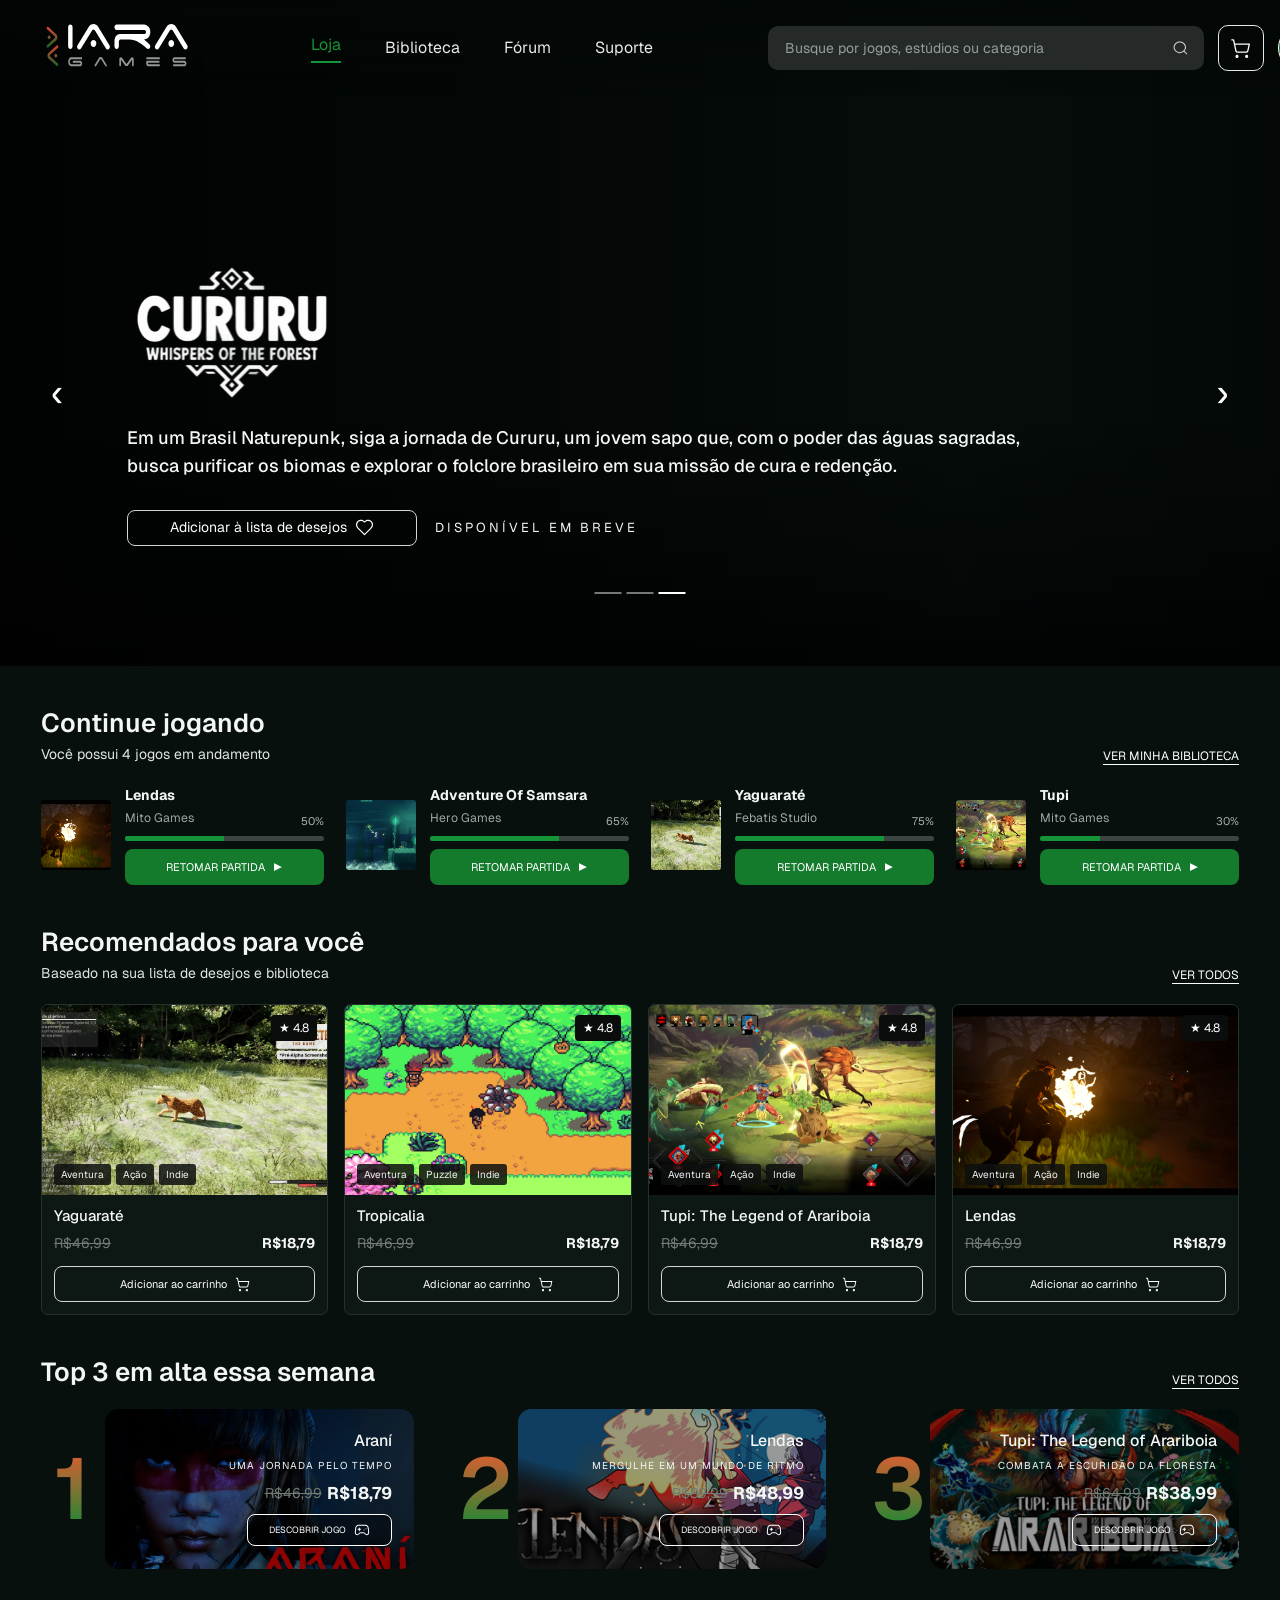
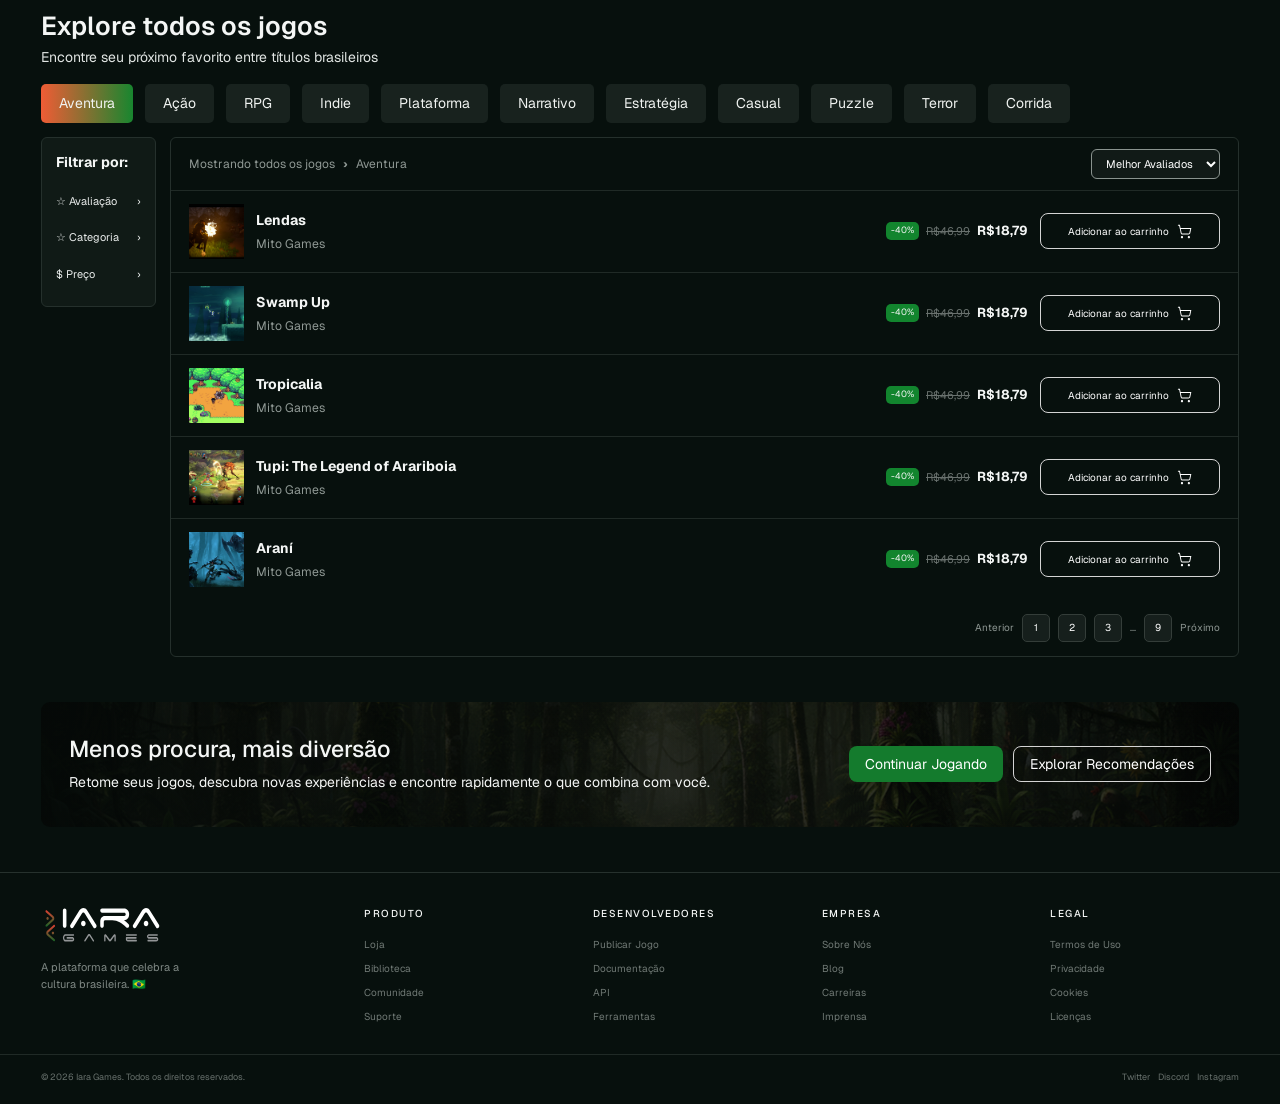
<file: IaraGames_redesign/index.html>
<!DOCTYPE html>
<html lang="pt-BR">
<head>
  <meta charset="UTF-8">
  <meta name="viewport" content="width=device-width, initial-scale=1.0">
  <title>Iara Games — Loja</title>
  <link href="https://cdn.jsdelivr.net/npm/bootstrap@5.3.3/dist/css/bootstrap.min.css" rel="stylesheet">
  <link href="styles.css" rel="stylesheet">
  <link href="https://fonts.googleapis.com/css2?family=Geist:wght@400;500;600;700&display=swap" rel="stylesheet">
</head>
<body data-auth="logged">
<header class="site-header">
  <div class="container-fluid header-inner">
    <a class="brand" href="index.html" aria-label="Iara Games - início">
      <img src="assets/logo/logo-iara-games.svg" alt="Iara Games">
    </a>
<h1 class="visually-hidden">
    Iara Games — Jogos brasileiros
</h1>
    <nav class="main-nav" aria-label="Navegação principal">
      <a class="active" href="index.html">Loja</a>
      <a href="em-construcao.html">Biblioteca</a>
      <a href="em-construcao.html">Fórum</a>
      <a href="suporte.html">Suporte</a>
    </nav>

    <div class="header-actions">
      <div class="search-wrap">
        <label class="search-box" for="game-search">
          <input id="game-search" type="search" autocomplete="off" placeholder="Busque por jogos, estúdios ou categoria" aria-label="Buscar jogos, estúdios ou categoria">
          <img src="assets/icones/busca.svg" alt="">
        </label>
        <div class="search-panel" id="search-panel" aria-hidden="true">
          <p class="search-label">Pesquisas recentes...</p>
          <button class="search-history" type="button" data-search="Tropicalia"><span>◷</span> Tropicalia</button>
          <button class="search-history" type="button" data-search="Lendas"><span>◷</span> Lendas</button>
          <hr>
          <p class="search-label">Categorias Populares</p>
          <div class="search-categories">
            <button type="button" data-search="Aventura">Aventura</button>
            <button type="button" data-search="Ação">Ação</button>
            <button type="button" data-search="RPG">RPG</button>
            <button type="button" data-search="Indie">Indie</button>
            <button type="button" data-search="Terror">Terror</button>
          </div>
          <p class="search-label search-you-like">Você pode gostar...</p>
          <button class="search-recommendation" type="button" data-search="Tupi">
            <img src="assets/images/card-tupi.jpg" alt="">
            <span><strong>Tupi: The Legend of Arariboia</strong><small>Mito Games</small></span>
          </button>
          <button class="search-recommendation" type="button" data-search="Arani">
            <img src="assets/images/card-arani.jpeg" alt="">
            <span><strong>Araní</strong><small>Mito Games</small></span>
          </button>
          <button class="search-recommendation" type="button" data-search="Swamp Up">
            <img src="assets/images/card-samsara.jpg" alt="">
            <span><strong>Swamp Up</strong><small>Mito Games</small></span>
          </button>
        </div>
      </div>

      <button class="icon-button" type="button" aria-label="Carrinho" data-cart="header">
        <img src="assets/icones/carrinho.svg" alt="">
      </button>

      <div class="user-menu-wrap">
        <button class="user-menu" type="button" aria-label="Menu da conta" aria-expanded="false" aria-controls="account-menu">
          <span class="avatar">A</span>
          <span class="user-name">Ana Beatriz</span>
          <span class="chevron" aria-hidden="true"></span>
        </button>
        <div class="account-menu" id="account-menu" hidden>
          <a href="perfil-usuario.html">Meu perfil</a>
          <button type="button" data-logout>Sair</button>
        </div>
      </div>
    </div>
  </div>
</header>

<main>
  <section class="hero" aria-label="Destaque">
    <video class="hero-video" autoplay muted loop playsinline aria-hidden="true">
      <source src="assets/videos/trailer-cururu.mp4" type="video/mp4">
    </video>
    <div class="hero-overlay"></div>
    <button class="hero-arrow hero-arrow-left" type="button" aria-label="Destaque anterior">‹</button>
    <button class="hero-arrow hero-arrow-right" type="button" aria-label="Próximo destaque">›</button>
    <div class="container hero-container">
      <div class="hero-content">
        <img class="hero-logo" src="assets/images/jogo-cururu.svg" alt="Cururu — Whispers of the Forest">
        <p>Em um Brasil Naturepunk, siga a jornada de Cururu, um jovem sapo que, com o poder das águas sagradas, busca purificar os biomas e explorar o folclore brasileiro em sua missão de cura e redenção.</p>
        <div class="hero-actions">
          <button class="outline-button wishlist-button" type="button" data-wishlist>
            <span>Adicionar à lista de desejos</span>
            <img src="assets/icones/coracao.svg" alt="">
          </button>
          <span class="hero-status">DISPONÍVEL EM BREVE</span>
        </div>
      </div>
    </div>
    <div class="hero-dots" aria-label="Navegação dos destaques"><button type="button" class="active" data-slide="0" aria-label="Destaque 1"></button><button type="button" data-slide="1" aria-label="Destaque 2"></button><button type="button" data-slide="2" aria-label="Destaque 3"></button></div>
  </section>

  <section class="section continue-section">
    <div class="container-fluid section-container">
      <div class="section-heading">
        <div>
          <h2>Continue jogando</h2>
          <p>Você possui 4 jogos em andamento</p>
        </div>
        <a href="em-construcao.html">VER MINHA BIBLIOTECA</a>
      </div>
      <div class="continue-grid">
        <article class="continue-card">
          <img src="assets/images/card-lendas.jpg" alt="Lendas">
          <div class="continue-info"><strong>Lendas</strong><small>Mito Games</small><div class="progress"><span style="width:50%"></span></div></div>
          <span class="progress-value">50%</span>
          <button type="button" class="green-button continue-button">RETOMAR PARTIDA <span>▶</span></button>
        </article>
        <article class="continue-card">
          <img src="assets/images/card-samsara.jpg" alt="Adventure Of Samsara">
          <div class="continue-info"><strong>Adventure Of Samsara</strong><small>Hero Games</small><div class="progress"><span style="width:65%"></span></div></div>
          <span class="progress-value">65%</span>
          <button type="button" class="green-button continue-button">RETOMAR PARTIDA <span>▶</span></button>
        </article>
        <article class="continue-card">
          <img src="assets/images/yaguarate-card.jpg" alt="Yaguaraté">
          <div class="continue-info"><strong>Yaguaraté</strong><small>Febatis Studio</small><div class="progress"><span style="width:75%"></span></div></div>
          <span class="progress-value">75%</span>
          <button type="button" class="green-button continue-button">RETOMAR PARTIDA <span>▶</span></button>
        </article>
        <article class="continue-card continue-card-extra">
          <img src="assets/images/card-tupi.jpg" alt="Tupi: The Legend of Arariboia">
          <div class="continue-info"><strong>Tupi</strong><small>Mito Games</small><div class="progress"><span style="width:30%"></span></div></div>
          <span class="progress-value">30%</span>
          <button type="button" class="green-button continue-button">RETOMAR PARTIDA <span>▶</span></button>
        </article>
      </div>
    </div>
  </section>

  <section class="section recommendations-section" id="recommendations">
    <div class="container-fluid section-container">
      <div class="section-heading compact">
        <div><h2>Recomendados para você</h2><p>Baseado na sua lista de desejos e biblioteca</p></div>
        <a href="#catalogo">VER TODOS</a>
      </div>
      <div class="recommendation-grid">
        <article class="game-card" data-name="Yaguaraté" data-category="Aventura Ação Indie">
          <div class="game-media"><img src="assets/images/yaguarate-card.jpg" alt="Yaguaraté"><span class="rating">★ 4.8</span><div class="tags"><span>Aventura</span><span>Ação</span><span>Indie</span></div></div>
          <div class="game-body"><h3>Yaguaraté</h3><div><del>R$46,99</del><strong>R$18,79</strong></div><button class="outline-button card-button" data-cart><span>Adicionar ao carrinho</span><img src="assets/icones/carrinho.svg" alt=""></button></div>
        </article>
        <article class="game-card" data-name="Tropicalia" data-category="Aventura Puzzle Indie">
          <div class="game-media"><img src="assets/images/card-tropicalia.jpg" alt="Tropicalia"><span class="rating">★ 4.8</span><div class="tags"><span>Aventura</span><span>Puzzle</span><span>Indie</span></div></div>
          <div class="game-body"><h3>Tropicalia</h3><div><del>R$46,99</del><strong>R$18,79</strong></div><button class="outline-button card-button" data-cart><span>Adicionar ao carrinho</span><img src="assets/icones/carrinho.svg" alt=""></button></div>
        </article>
        <article class="game-card" data-name="Tupi The Legend of Arariboia" data-category="Aventura Ação Indie">
          <div class="game-media"><img src="assets/images/card-tupi.jpg" alt="Tupi: The Legend of Arariboia"><span class="rating">★ 4.8</span><div class="tags"><span>Aventura</span><span>Ação</span><span>Indie</span></div></div>
          <div class="game-body"><h3>Tupi: The Legend of Arariboia</h3><div><del>R$46,99</del><strong>R$18,79</strong></div><button class="outline-button card-button" data-cart><span>Adicionar ao carrinho</span><img src="assets/icones/carrinho.svg" alt=""></button></div>
        </article>
        <article class="game-card" data-name="Lendas" data-category="Aventura Ritmo Indie">
          <div class="game-media"><img src="assets/images/card-lendas.jpg" alt="Lendas"><span class="rating">★ 4.8</span><div class="tags"><span>Aventura</span><span>Ação</span><span>Indie</span></div></div>
          <div class="game-body"><h3>Lendas</h3><div><del>R$46,99</del><strong>R$18,79</strong></div><button class="outline-button card-button" data-cart><span>Adicionar ao carrinho</span><img src="assets/icones/carrinho.svg" alt=""></button></div>
        </article>
      </div>
    </div>
  </section>

  <section class="section trending-section">
    <div class="container-fluid section-container">
      <div class="section-heading"><h2>Top 3 em alta essa semana</h2><a href="#catalogo">VER TODOS</a></div>
      <div class="top-five-grid">
        <article class="ranked-game"><div class="rank-number">1</div><div class="rank-card"><img src="assets/images/banner-arani.jpg" alt="Araní"><div class="rank-overlay"></div><div class="rank-content"><h3>Araní</h3><p>UMA JORNADA PELO TEMPO</p><div><del>R$46,99</del><strong>R$18,79</strong></div><button class="outline-button discover-button" type="button" data-discover="Araní"><span>DESCOBRIR JOGO</span><img src="assets/icones/control.svg" alt=""></button></div></div></article>
        <article class="ranked-game"><div class="rank-number">2</div><div class="rank-card"><img src="assets/images/banner-lendas.png" alt="Lendas"><div class="rank-overlay purple"></div><div class="rank-content"><h3>Lendas</h3><p>MERGULHE EM UM MUNDO DE RITMO</p><div><del>R$89,99</del><strong>R$48,99</strong></div><button class="outline-button discover-button" type="button" data-discover="Lendas"><span>DESCOBRIR JOGO</span><img src="assets/icones/control.svg" alt=""></button></div></div></article>
        <article class="ranked-game"><div class="rank-number">3</div><div class="rank-card"><img src="assets/images/banner-tupi.png" alt="Tupi: The Legend of Arariboia"><div class="rank-overlay blue"></div><div class="rank-content"><h3>Tupi: The Legend of Arariboia</h3><p>COMBATA A ESCURIDÃO DA FLORESTA</p><div><del>R$64,99</del><strong>R$38,99</strong></div><button class="outline-button discover-button" type="button" data-discover="Tupi"><span>DESCOBRIR JOGO</span><img src="assets/icones/control.svg" alt=""></button></div></div></article>
      </div>
    </div>
  </section>

  <section class="section catalog-section" id="catalogo">
    <div class="container-fluid section-container">
      <div class="catalog-heading"><h2>Explore todos os jogos</h2><p>Encontre seu próximo favorito entre títulos brasileiros</p></div>
      <div class="category-row" role="group" aria-label="Filtrar por categoria">
        <button class="category-chip active" data-category="Aventura">Aventura</button><button class="category-chip" data-category="Ação">Ação</button><button class="category-chip" data-category="RPG">RPG</button><button class="category-chip" data-category="Indie">Indie</button><button class="category-chip" data-category="Plataforma">Plataforma</button><button class="category-chip" data-category="Narrativo">Narrativo</button><button class="category-chip" data-category="Estratégia">Estratégia</button><button class="category-chip" data-category="Casual">Casual</button><button class="category-chip" data-category="Puzzle">Puzzle</button><button class="category-chip" data-category="Terror">Terror</button><button class="category-chip" data-category="Corrida">Corrida</button>
      </div>
      <div class="catalog-layout">
        <aside class="filter-box"><strong>Filtrar por:</strong><button type="button">☆ Avaliação <span>›</span></button><button type="button">☆ Categoria <span>›</span></button><button type="button">$ Preço <span>›</span></button></aside>
        <div class="catalog-results">
          <div class="catalog-toolbar"><span>Mostrando todos os jogos <b>›</b> <span id="active-filter">Aventura</span></span><select aria-label="Ordenar jogos"><option>Melhor Avaliados</option><option>Mais Recentes</option><option>Menor Preço</option></select></div>
          <div class="catalog-list" id="catalog-list">
            <article class="catalog-item" data-name="Lendas" data-category="Aventura Ação Indie"><img src="assets/images/card-lendas.jpg" alt="Lendas"><div class="catalog-info"><strong>Lendas</strong><small>Mito Games</small></div><div class="catalog-price"><span>-40%</span><del>R$46,99</del><strong>R$18,79</strong></div><button class="outline-button catalog-button" data-cart><span>Adicionar ao carrinho</span><img src="assets/icones/carrinho.svg" alt=""></button></article>
            <article class="catalog-item" data-name="Swamp Up" data-category="Aventura Indie Plataforma"><img src="assets/images/card-samsara.jpg" alt="Swamp Up"><div class="catalog-info"><strong>Swamp Up</strong><small>Mito Games</small></div><div class="catalog-price"><span>-40%</span><del>R$46,99</del><strong>R$18,79</strong></div><button class="outline-button catalog-button" data-cart><span>Adicionar ao carrinho</span><img src="assets/icones/carrinho.svg" alt=""></button></article>
            <article class="catalog-item" data-name="Tropicalia" data-category="Aventura Puzzle Indie"><img src="assets/images/card-tropicalia.jpg" alt="Tropicalia"><div class="catalog-info"><strong>Tropicalia</strong><small>Mito Games</small></div><div class="catalog-price"><span>-40%</span><del>R$46,99</del><strong>R$18,79</strong></div><button class="outline-button catalog-button" data-cart><span>Adicionar ao carrinho</span><img src="assets/icones/carrinho.svg" alt=""></button></article>
            <article class="catalog-item" data-name="Tupi The Legend of Arariboia" data-category="Aventura Ação Indie"><img src="assets/images/card-tupi.jpg" alt="Tupi: The Legend of Arariboia"><div class="catalog-info"><strong>Tupi: The Legend of Arariboia</strong><small>Mito Games</small></div><div class="catalog-price"><span>-40%</span><del>R$46,99</del><strong>R$18,79</strong></div><button class="outline-button catalog-button" data-cart><span>Adicionar ao carrinho</span><img src="assets/icones/carrinho.svg" alt=""></button></article>
            <article class="catalog-item" data-name="Araní" data-category="Aventura Ação Indie"><img src="assets/images/card-arani.jpeg" alt="Araní"><div class="catalog-info"><strong>Araní</strong><small>Mito Games</small></div><div class="catalog-price"><span>-40%</span><del>R$46,99</del><strong>R$18,79</strong></div><button class="outline-button catalog-button" data-cart><span>Adicionar ao carrinho</span><img src="assets/icones/carrinho.svg" alt=""></button></article>
          </div>
          <p class="no-results" id="no-results">Nenhum jogo encontrado.</p>
          <div class="pagination"><span>Anterior</span><button>1</button><button>2</button><button>3</button><span>...</span><button>9</button><span>Próximo</span></div>
        </div>
      </div>
    </div>
  </section>

  <section class="cta-section">
    <div class="container-fluid section-container"><div class="cta"><div><h2>Menos procura, mais diversão</h2><p>Retome seus jogos, descubra novas experiências e encontre rapidamente o que combina com você.</p></div><div class="cta-actions"><a class="green-button" href="em-construcao.html">Continuar Jogando</a><a class="outline-button" href="#recommendations">Explorar Recomendações</a></div></div></div>
  </section>
</main>

<footer class="site-footer">
  <div class="container-fluid section-container footer-main">
    <div class="footer-brand"><img src="assets/logo/logo-iara-games.svg" alt="Iara Games"><p>A plataforma que celebra a<br>cultura brasileira. 🇧🇷</p></div>
    <div><h3>PRODUTO</h3><a href="#">Loja</a><a href="em-construcao.html">Biblioteca</a><a href="em-construcao.html">Comunidade</a><a href="suporte.html">Suporte</a></div>
    <div><h3>DESENVOLVEDORES</h3><a href="#">Publicar Jogo</a><a href="#">Documentação</a><a href="#">API</a><a href="#">Ferramentas</a></div>
    <div><h3>EMPRESA</h3><a href="#">Sobre Nós</a><a href="#">Blog</a><a href="#">Carreiras</a><a href="#">Imprensa</a></div>
    <div><h3>LEGAL</h3><a href="#">Termos de Uso</a><a href="#">Privacidade</a><a href="#">Cookies</a><a href="#">Licenças</a></div>
  </div>
  <div class="container-fluid section-container footer-bottom"><span>© 2026 Iara Games. Todos os direitos reservados.</span><span>Twitter &nbsp;&nbsp; Discord &nbsp;&nbsp; Instagram</span></div>
</footer>

<div class="toast-container" id="toast-container" aria-live="polite" aria-atomic="true"></div>
<script src="script.js"></script>
</body>
</html>
</file>
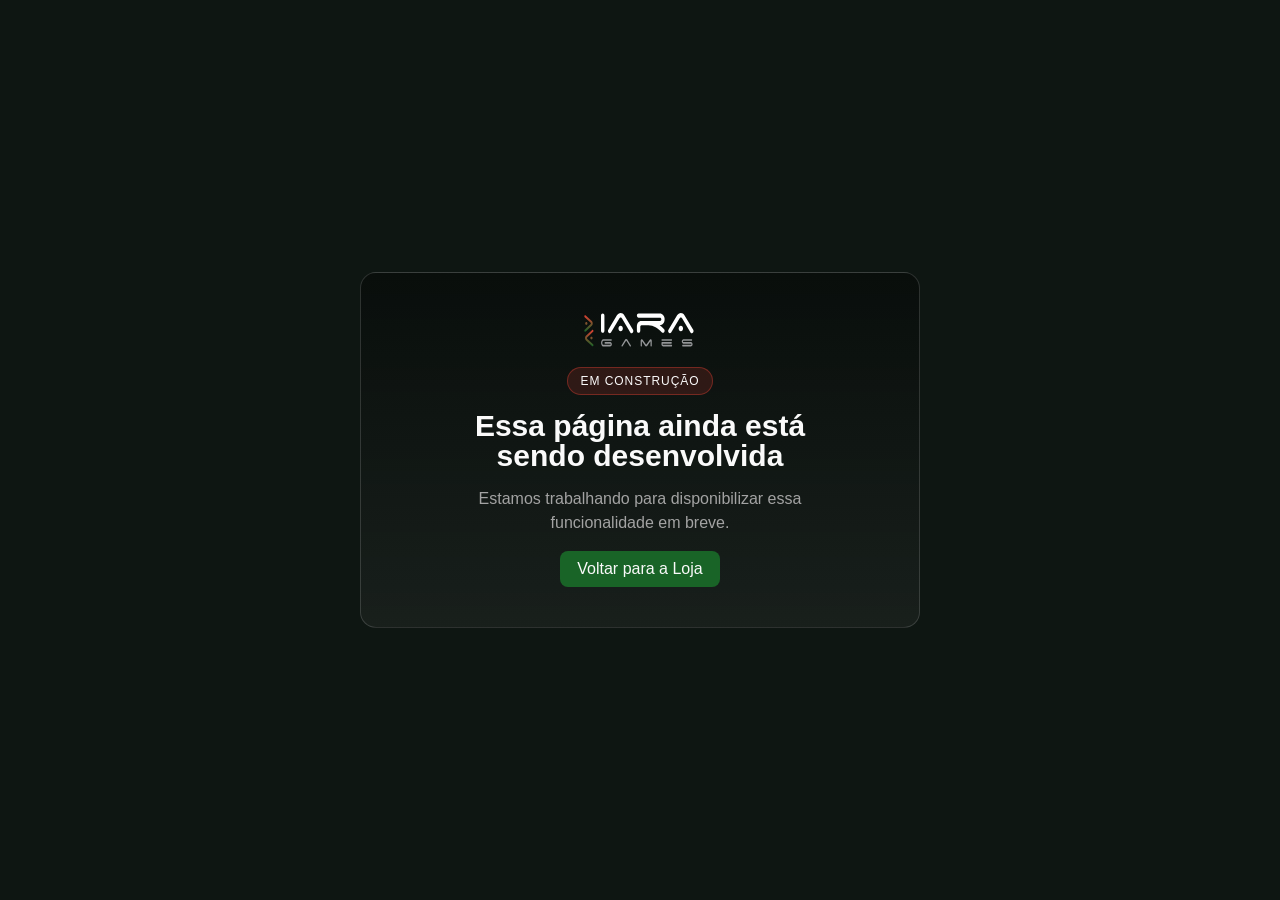
<file: em-construção.html>
<!DOCTYPE html>
<html lang="pt-BR">
<head>
  <meta charset="UTF-8">
  <meta name="viewport" content="width=device-width, initial-scale=1.0">
  <title>Em construção - Iara Games</title>
  <link rel="stylesheet" href="styles.css">
</head>
<body class="construction-page">

  <main class="construction-main">
    <div class="construction-card">
      <img src="assets/logo/logo-iara-games.svg" alt="Iara Games" class="construction-logo">

      <span class="construction-badge">EM CONSTRUÇÃO</span>

      <h1 class="construction-title">Essa página ainda está sendo desenvolvida</h1>

      <p class="construction-text">
        Estamos trabalhando para disponibilizar essa funcionalidade em breve.
      </p>

      <a href="index.html" class="button button-primary">
        <span>Voltar para a Loja</span>
      </a>
    </div>
  </main>

</body>
</html>
</file>
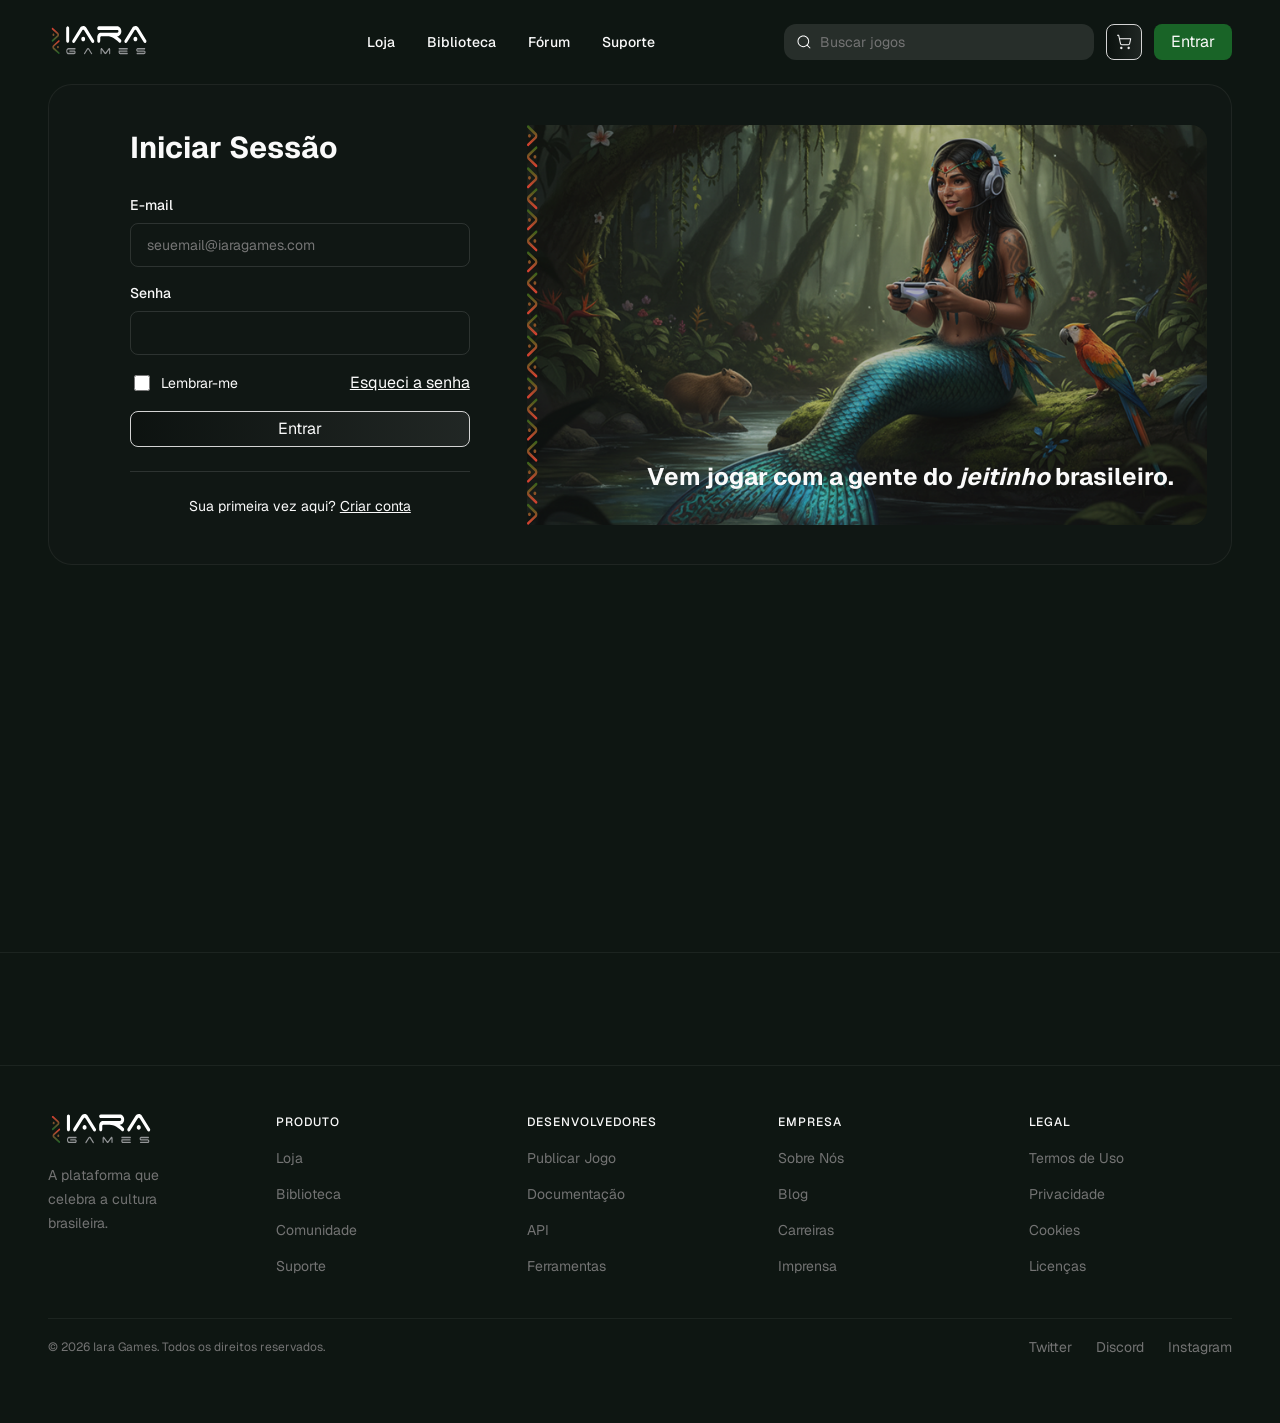
<file: login-page.html>
<!DOCTYPE html>
<html lang="PT-BR">
<head>
    <meta charset="UTF-8">
    <meta name="viewport" content="width=device-width, initial-scale=1.0">
    <title>Iara Games</title>
    <link rel="stylesheet" href="styles.css">
    <link href="https://fonts.googleapis.com/css2?family=Geist:wght@400;500;600;700&display=swap" rel="stylesheet">
</head>
<body class="login-page-body">

<header class="header">
  <div class="container">
    <div class="header-content">

      <!-- LOGO -->
      <a href="index.html" class="logo">
        <img src="assets/logo/logo-iara-games.svg" alt="Iara Games">
      </a>

      <!-- MENU -->
      <nav class="nav">
        <a href="index.html">Loja</a>
        <a href="em-construção.html">Biblioteca</a>
        <a href="em-construção.html">Fórum</a>
        <a href="em-construção.html">Suporte</a>
      </nav>

      <!-- AÇÕES -->
      <div class="header-actions">

        <!-- BUSCA -->
        <label class="search">
          <img src="assets/icones/busca.svg" alt="">
          <input type="text" placeholder="Buscar jogos">
        </label>

        <!-- CARRINHO -->
        <button class="button button-secondary button-icon" aria-label="Carrinho">
          <img src="assets/icones/carrinho.svg" alt="">
        </button>

        <!-- BOTÃO -->
        <button class="button button-primary">
          <span><a href="login-page.html">Entrar</a></span>
        </button>

      </div>

    </div>
  </div>
</header>

<main class="login-page">
  <section class="login-section container">
    <div class="login-wrapper">
      <div class="login-grid">
        <div class="login-panel">
          <div class="login-panel-content">
            <h1 class="login-title">Iniciar Sessão</h1>

            <form class="login-form" action="#" method="post">
              <div class="form-group">
                <label for="email">E-mail</label>
                <input
                  type="email"
                  id="email"
                  name="email"
                  placeholder="seuemail@iaragames.com"
                  required
                />
              </div>

              <div class="form-group">
                <label for="senha">Senha</label>
                <input
                  type="password"
                  id="senha"
                  name="senha"
                  required
                />
              </div>

              <div class="login-form-row">
                <label class="checkbox-field">
                  <input type="checkbox" name="lembrar" />
                  <span>Lembrar-me</span>
                </label>

                <a href="em-construcao.html" class="form-link">Esqueci a senha</a>
              </div>

              <button type="submit" class="button button-secondary login-submit">
                <span>Entrar</span>
              </button>
            </form>

            <div class="login-divider"></div>

            <p class="login-register">
              Sua primeira vez aqui?
              <a href="em-construcao.html">Criar conta</a>
            </p>
          </div>
        </div>

        <div class="login-banner">
          <img
            src="assets/images/banner-login.png"
            alt="Ilustração da Iara em ambiente de floresta"
            class="login-banner-image"
          />

          <!-- GRAFISMO -->
          <img
            src="assets/images/grafismo.svg"
            alt="grafismo decorativo"
            class="login-banner-graphic"/>>

          <div class="login-banner-overlay"></div>

          <p class="login-banner-text">
            Vem jogar com a gente do <em>jeitinho</em> brasileiro.
          </p>
        </div>
      </div>
    </div>
  </section>
</main>



<footer class="footer">
    <footer class="footer">
  <div class="container">
    <div class="footer-top">
      <div class="footer-brand">
        <img src="assets/logo/logo-iara-games.svg" alt="Iara Games" class="footer-logo">
        <p class="footer-brand-text">
          A plataforma que celebra a cultura brasileira.
        </p>
      </div>

      <div class="footer-columns">
        <div class="footer-column">
          <h3 class="footer-title">PRODUTO</h3>
          <a href="#">Loja</a>
          <a href="#">Biblioteca</a>
          <a href="#">Comunidade</a>
          <a href="#">Suporte</a>
        </div>

        <div class="footer-column">
          <h3 class="footer-title">DESENVOLVEDORES</h3>
          <a href="#">Publicar Jogo</a>
          <a href="#">Documentação</a>
          <a href="#">API</a>
          <a href="#">Ferramentas</a>
        </div>

        <div class="footer-column">
          <h3 class="footer-title">EMPRESA</h3>
          <a href="#">Sobre Nós</a>
          <a href="#">Blog</a>
          <a href="#">Carreiras</a>
          <a href="#">Imprensa</a>
        </div>

        <div class="footer-column">
          <h3 class="footer-title">LEGAL</h3>
          <a href="#">Termos de Uso</a>
          <a href="#">Privacidade</a>
          <a href="#">Cookies</a>
          <a href="#">Licenças</a>
        </div>
      </div>
    </div>

    <div class="footer-bottom">
      <p class="footer-copy">© 2026 Iara Games. Todos os direitos reservados.</p>

      <div class="footer-social">
        <a href="#">Twitter</a>
        <a href="#">Discord</a>
        <a href="#">Instagram</a>
      </div>
    </div>
  </div>
</footer>
    <!-- rodapé -->
  </footer>
</file>
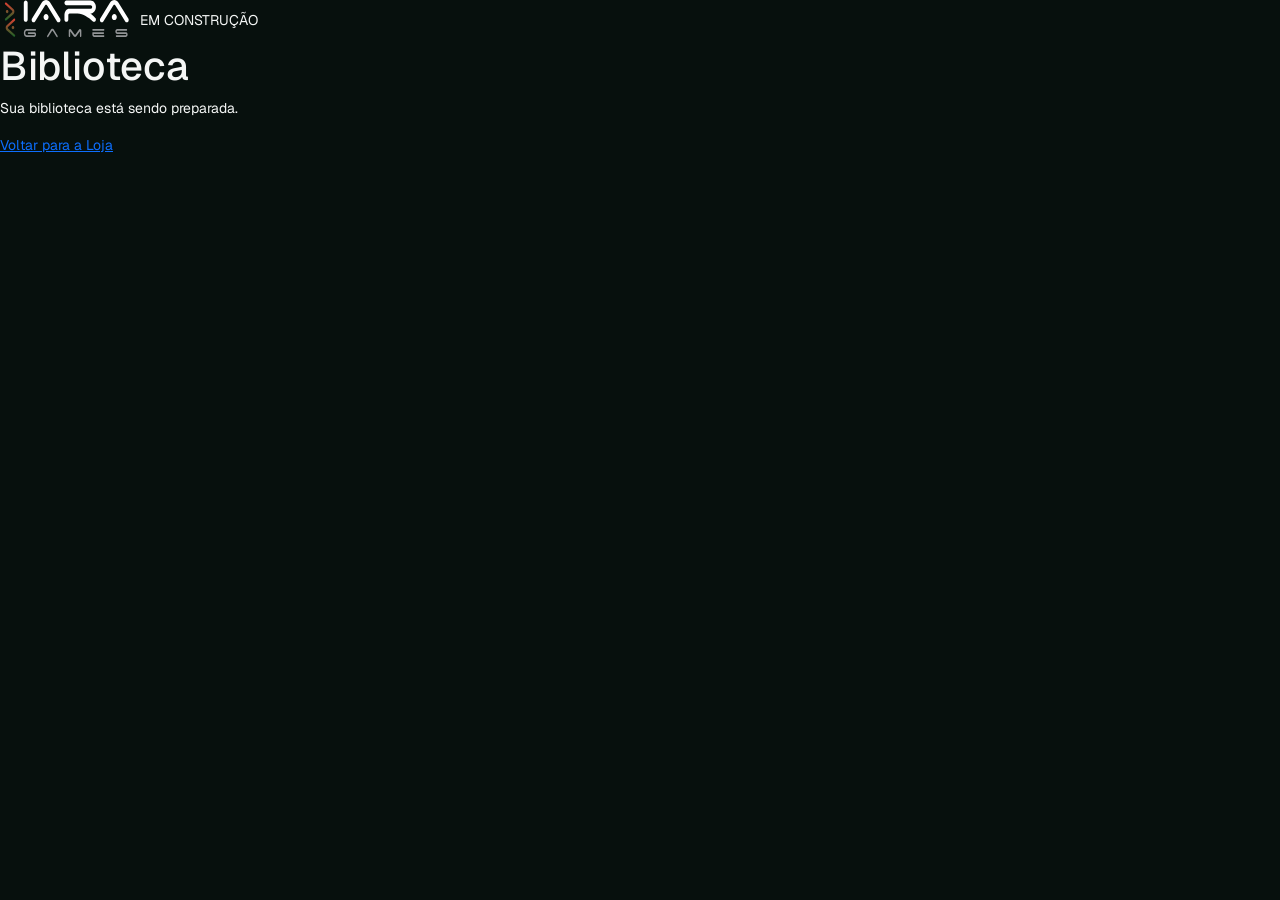
<file: IaraGames_redesign/biblioteca-usuario.html>
<!DOCTYPE html>
<html lang="pt-BR">
<head>
  <meta charset="UTF-8">
  <meta name="viewport" content="width=device-width, initial-scale=1.0">
  <title>Biblioteca — Iara Games</title>
  <link rel="stylesheet" href="https://cdn.jsdelivr.net/npm/bootstrap@5.3.3/dist/css/bootstrap.min.css">
  <link rel="stylesheet" href="styles.css">
  <link href="https://fonts.googleapis.com/css2?family=Geist:wght@400;500;600;700&display=swap" rel="stylesheet">
</head>
<body class="construction-page" data-auth="logged">
  <main class="construction-main">
    <div class="construction-card">
      <img src="assets/logo/logo-iara-games.svg" alt="Logo Iara Games" class="construction-logo img-fluid">
      <span class="construction-badge">EM CONSTRUÇÃO</span>
      <h1 class="construction-title">Biblioteca</h1>
      <p class="construction-text">Sua biblioteca está sendo preparada.</p>
      <a href="index.html" class="button button-primary"><span>Voltar para a Loja</span></a>
    </div>
  </main>
</body>
</html>
</file>
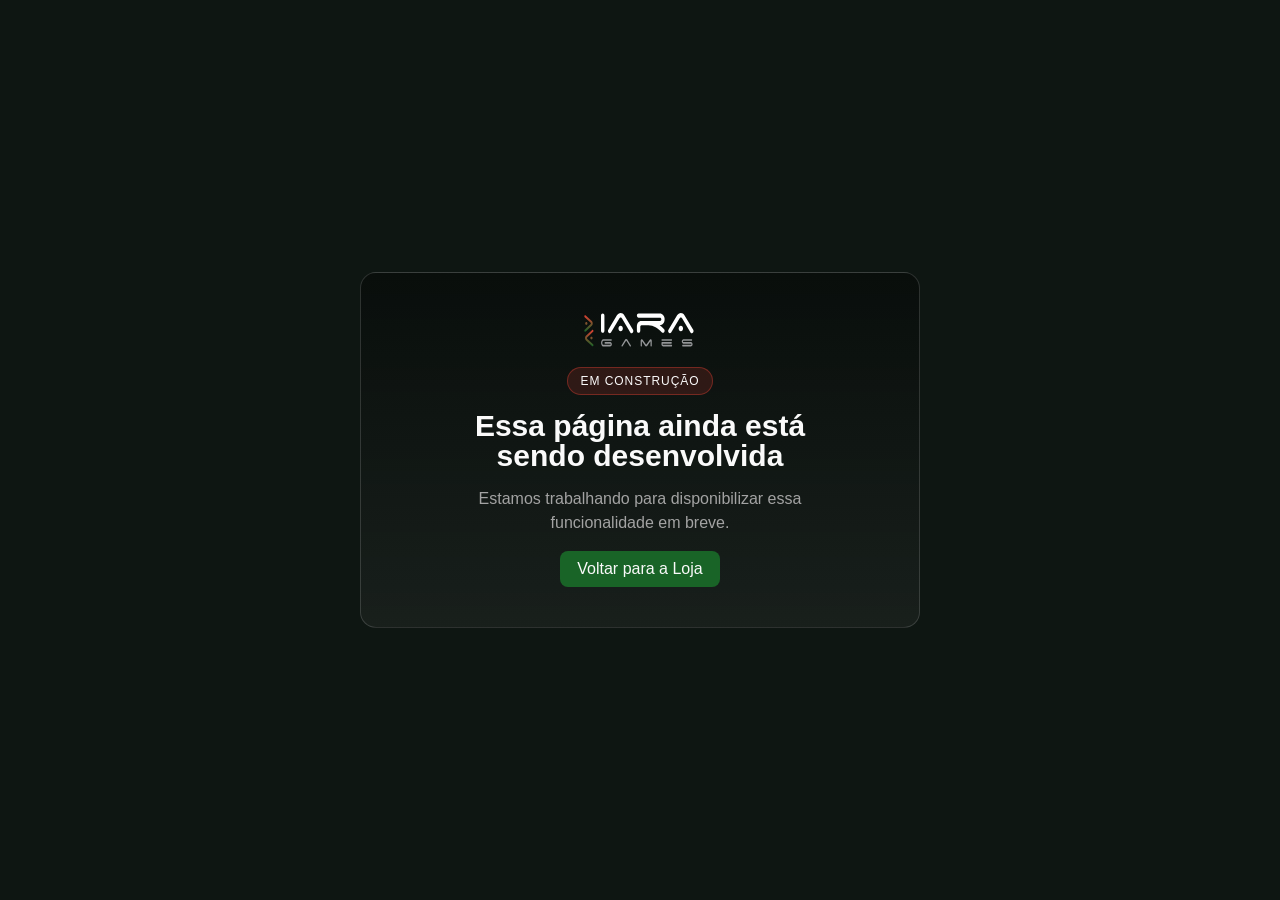
<file: IaraGames_redesign/em-construcao.html>
<!DOCTYPE html>
<html lang="pt-BR">
<head>
  <meta charset="UTF-8">
  <meta name="viewport" content="width=device-width, initial-scale=1.0">
  <title>Em construção — Iara Games</title>
  <link rel="stylesheet" href="https://cdn.jsdelivr.net/npm/bootstrap@5.3.3/dist/css/bootstrap.min.css">
  <link rel="stylesheet" href="styles_current.css">
  <!-- Bootstrap Icons necessário apenas se usado nesta página -->
</head>
<body class="construction-page" data-auth="auto">

  <main class="construction-main">
    <div class="construction-card">
      <img
        src="assets/logo/logo-iara-games.svg"
        alt="Logo Iara Games"
        class="construction-logo img-fluid"
      >

      <span class="construction-badge">EM CONSTRUÇÃO</span>

      <h1 class="construction-title">Essa página ainda está sendo desenvolvida</h1>

      <p class="construction-text">
        Estamos trabalhando para disponibilizar essa funcionalidade em breve.
      </p>

      <a href="index.html" id="construction-back" class="button button-primary">
        <span>Voltar para a Loja</span>
      </a>
    </div>
  </main>

  <script src="https://cdn.jsdelivr.net/npm/bootstrap@5.3.3/dist/js/bootstrap.bundle.min.js"></script>
</body>
</html>
</file>
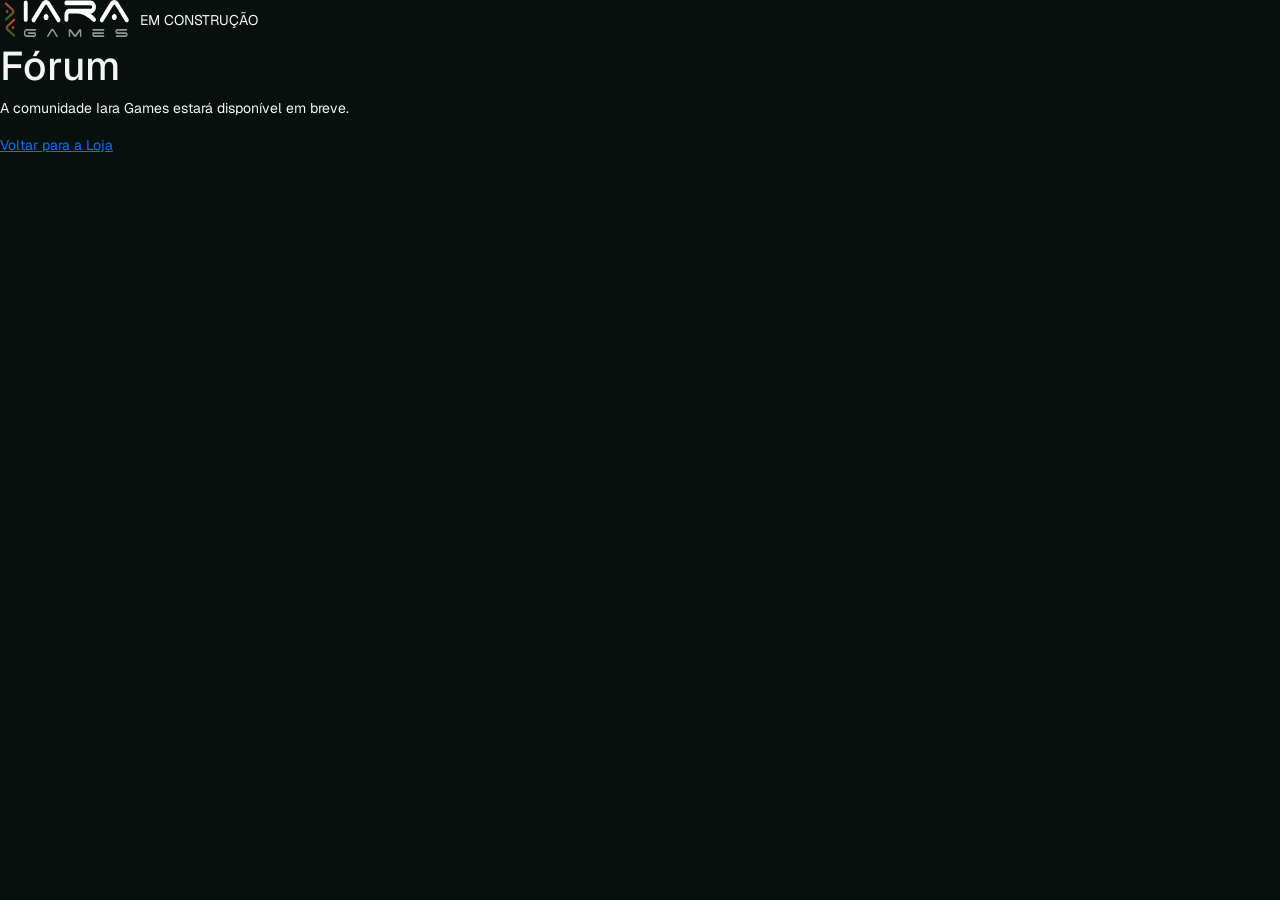
<file: IaraGames_redesign/forum.html>
<!DOCTYPE html>
<html lang="pt-BR">
<head>
  <meta charset="UTF-8">
  <meta name="viewport" content="width=device-width, initial-scale=1.0">
  <title>Fórum — Iara Games</title>
  <link rel="stylesheet" href="https://cdn.jsdelivr.net/npm/bootstrap@5.3.3/dist/css/bootstrap.min.css">
  <link rel="stylesheet" href="styles.css">
  <link href="https://fonts.googleapis.com/css2?family=Geist:wght@400;500;600;700&display=swap" rel="stylesheet">
</head>
<body class="construction-page" data-auth="logged">
  <main class="construction-main">
    <div class="construction-card">
      <img src="assets/logo/logo-iara-games.svg" alt="Logo Iara Games" class="construction-logo img-fluid">
      <span class="construction-badge">EM CONSTRUÇÃO</span>
      <h1 class="construction-title">Fórum</h1>
      <p class="construction-text">A comunidade Iara Games estará disponível em breve.</p>
      <a href="index.html" class="button button-primary"><span>Voltar para a Loja</span></a>
    </div>
  </main>
</body>
</html>
</file>
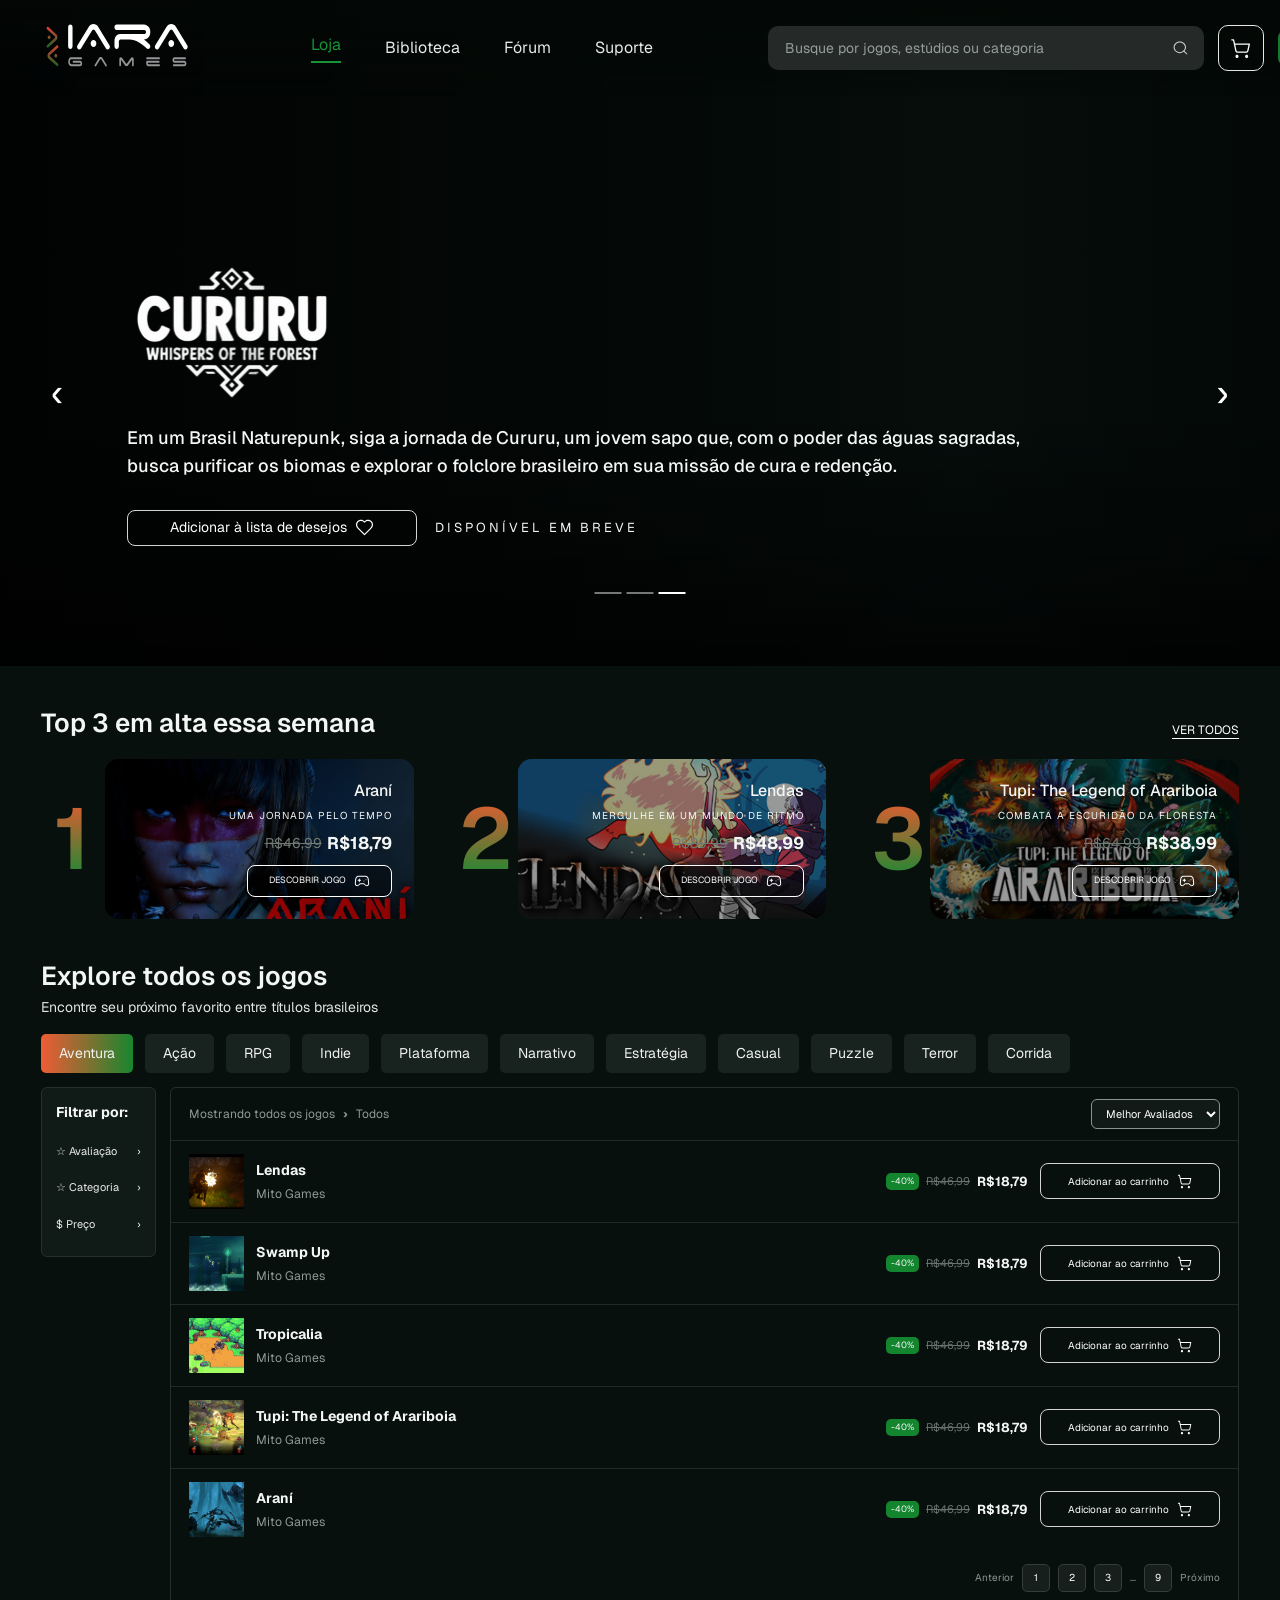
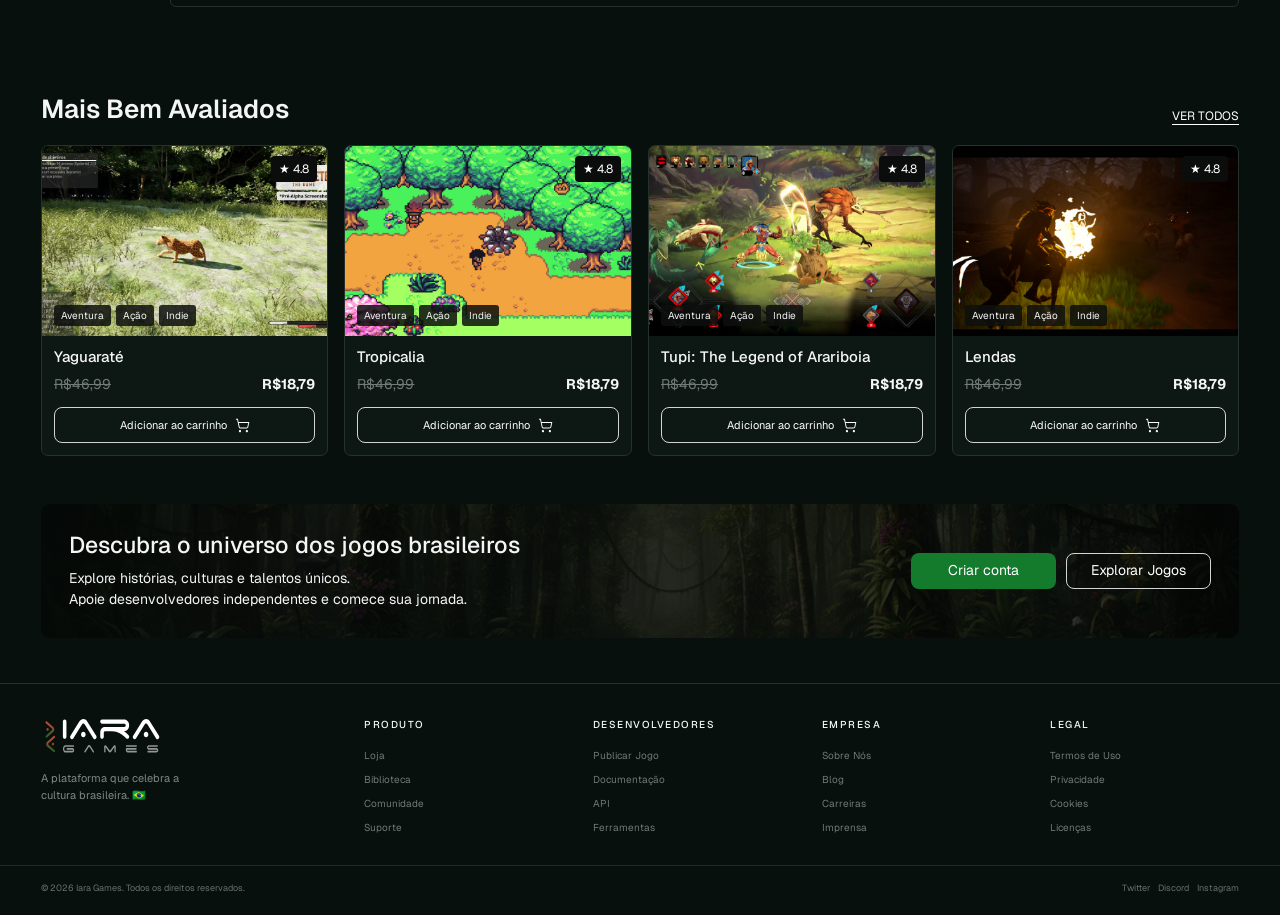
<file: IaraGames_redesign/index-visitante.html>
<!DOCTYPE html>
<html lang="pt-BR">
<head>
  <meta charset="UTF-8">
  <meta name="viewport" content="width=device-width, initial-scale=1.0">
  <title>Iara Games — Loja</title>
  <link href="https://cdn.jsdelivr.net/npm/bootstrap@5.3.3/dist/css/bootstrap.min.css" rel="stylesheet">
  <link href="styles.css" rel="stylesheet">
  <link href="https://fonts.googleapis.com/css2?family=Geist:wght@400;500;600;700&display=swap" rel="stylesheet">
</head>
<body data-auth="guest">
<header class="site-header">
  <div class="container-fluid header-inner">
    <a class="brand" href="index.html" aria-label="Iara Games - início">
      <img src="assets/logo/logo-iara-games.svg" alt="Iara Games">
    </a>

    <nav class="main-nav" aria-label="Navegação principal">
      <a class="active" href="index.html">Loja</a>
      <a href="em-construcao.html">Biblioteca</a>
      <a href="em-construcao.html">Fórum</a>
      <a href="suporte.html">Suporte</a>
    </nav>

    <div class="header-actions">
      <div class="search-wrap">
        <label class="search-box" for="game-search">
          <input id="game-search" type="search" autocomplete="off" placeholder="Busque por jogos, estúdios ou categoria" aria-label="Buscar jogos, estúdios ou categoria">
          <img src="assets/icones/busca.svg" alt="">
        </label>
        <div class="search-panel" id="search-panel" aria-hidden="true">
          <p class="search-label">Pesquisas recentes...</p>
          <button class="search-history" type="button" data-search="Tropicalia"><span>◷</span> Tropicalia</button>
          <button class="search-history" type="button" data-search="Lendas"><span>◷</span> Lendas</button>
          <hr>
          <p class="search-label">Categorias Populares</p>
          <div class="search-categories">
            <button type="button" data-search="Aventura">Aventura</button>
            <button type="button" data-search="Ação">Ação</button>
            <button type="button" data-search="RPG">RPG</button>
            <button type="button" data-search="Indie">Indie</button>
            <button type="button" data-search="Terror">Terror</button>
          </div>
          <p class="search-label search-you-like">Você pode gostar...</p>
          <button class="search-recommendation" type="button" data-search="Tupi">
            <img src="assets/images/card-tupi.jpg" alt="">
            <span><strong>Tupi: The Legend of Arariboia</strong><small>Mito Games</small></span>
          </button>
          <button class="search-recommendation" type="button" data-search="Arani">
            <img src="assets/images/card-arani.jpeg" alt="">
            <span><strong>Araní</strong><small>Mito Games</small></span>
          </button>
          <button class="search-recommendation" type="button" data-search="Swamp Up">
            <img src="assets/images/card-samsara.jpg" alt="">
            <span><strong>Swamp Up</strong><small>Mito Games</small></span>
          </button>
        </div>
      </div>

      <button class="icon-button" type="button" aria-label="Carrinho" data-cart="header">
        <img src="assets/icones/carrinho.svg" alt="">
      </button>

      <a class="login-entry" href="login-page.html">Entrar</a>
    </div>
  </div>
</header>

<main>
  <section class="hero" aria-label="Destaque">
    <video class="hero-video" autoplay muted loop playsinline aria-hidden="true">
      <source src="assets/videos/trailer-cururu.mp4" type="video/mp4">
    </video>
    <div class="hero-overlay"></div>
    <button class="hero-arrow hero-arrow-left" type="button" aria-label="Destaque anterior">‹</button>
    <button class="hero-arrow hero-arrow-right" type="button" aria-label="Próximo destaque">›</button>
    <div class="container hero-container">
      <div class="hero-content">
        <img class="hero-logo" src="assets/images/jogo-cururu.svg" alt="Cururu — Whispers of the Forest">
        <p>Em um Brasil Naturepunk, siga a jornada de Cururu, um jovem sapo que, com o poder das águas sagradas, busca purificar os biomas e explorar o folclore brasileiro em sua missão de cura e redenção.</p>
        <div class="hero-actions">
          <button class="outline-button wishlist-button" type="button" data-wishlist>
            <span>Adicionar à lista de desejos</span>
            <img src="assets/icones/coracao.svg" alt="">
          </button>
          <span class="hero-status">DISPONÍVEL EM BREVE</span>
        </div>
      </div>
    </div>
    <div class="hero-dots" aria-label="Navegação dos destaques"><button type="button" class="active" data-slide="0" aria-label="Destaque 1"></button><button type="button" data-slide="1" aria-label="Destaque 2"></button><button type="button" data-slide="2" aria-label="Destaque 3"></button></div>
  </section>



  <section class="section trending-section">
    <div class="container-fluid section-container">
      <div class="section-heading"><h2>Top 3 em alta essa semana</h2><a href="#catalogo">VER TODOS</a></div>
      <div class="top-five-grid">
        <article class="ranked-game"><div class="rank-number">1</div><div class="rank-card"><img src="assets/images/banner-arani.jpg" alt="Araní"><div class="rank-overlay"></div><div class="rank-content"><h3>Araní</h3><p>UMA JORNADA PELO TEMPO</p><div><del>R$46,99</del><strong>R$18,79</strong></div><button class="outline-button discover-button" type="button" data-discover="Araní"><span>DESCOBRIR JOGO</span><img src="assets/icones/control.svg" alt=""></button></div></div></article>
        <article class="ranked-game"><div class="rank-number">2</div><div class="rank-card"><img src="assets/images/banner-lendas.png" alt="Lendas"><div class="rank-overlay purple"></div><div class="rank-content"><h3>Lendas</h3><p>MERGULHE EM UM MUNDO DE RITMO</p><div><del>R$89,99</del><strong>R$48,99</strong></div><button class="outline-button discover-button" type="button" data-discover="Lendas"><span>DESCOBRIR JOGO</span><img src="assets/icones/control.svg" alt=""></button></div></div></article>
        <article class="ranked-game"><div class="rank-number">3</div><div class="rank-card"><img src="assets/images/banner-tupi.png" alt="Tupi: The Legend of Arariboia"><div class="rank-overlay blue"></div><div class="rank-content"><h3>Tupi: The Legend of Arariboia</h3><p>COMBATA A ESCURIDÃO DA FLORESTA</p><div><del>R$64,99</del><strong>R$38,99</strong></div><button class="outline-button discover-button" type="button" data-discover="Tupi"><span>DESCOBRIR JOGO</span><img src="assets/icones/control.svg" alt=""></button></div></div></article>
      </div>
    </div>
  </section>

  <section class="section catalog-section" id="catalogo">
    <div class="container-fluid section-container">
      <div class="catalog-heading"><h2>Explore todos os jogos</h2><p>Encontre seu próximo favorito entre títulos brasileiros</p></div>
      <div class="category-row" role="group" aria-label="Filtrar por categoria">
        <button class="category-chip active" data-category="all">Aventura</button><button class="category-chip" data-category="Ação">Ação</button><button class="category-chip" data-category="RPG">RPG</button><button class="category-chip" data-category="Indie">Indie</button><button class="category-chip" data-category="Plataforma">Plataforma</button><button class="category-chip" data-category="Narrativo">Narrativo</button><button class="category-chip" data-category="Estratégia">Estratégia</button><button class="category-chip" data-category="Casual">Casual</button><button class="category-chip" data-category="Puzzle">Puzzle</button><button class="category-chip" data-category="Terror">Terror</button><button class="category-chip" data-category="Corrida">Corrida</button>
      </div>
      <div class="catalog-layout">
        <aside class="filter-box"><strong>Filtrar por:</strong><button type="button">☆ Avaliação <span>›</span></button><button type="button">☆ Categoria <span>›</span></button><button type="button">$ Preço <span>›</span></button></aside>
        <div class="catalog-results">
          <div class="catalog-toolbar"><span>Mostrando todos os jogos <b>›</b> <span id="active-filter">Aventura</span></span><select aria-label="Ordenar jogos"><option>Melhor Avaliados</option><option>Mais Recentes</option><option>Menor Preço</option></select></div>
          <div class="catalog-list" id="catalog-list">
            <article class="catalog-item" data-name="Lendas" data-category="Aventura Ação Indie"><img src="assets/images/card-lendas.jpg" alt="Lendas"><div class="catalog-info"><strong>Lendas</strong><small>Mito Games</small></div><div class="catalog-price"><span>-40%</span><del>R$46,99</del><strong>R$18,79</strong></div><button class="outline-button catalog-button" data-cart><span>Adicionar ao carrinho</span><img src="assets/icones/carrinho.svg" alt=""></button></article>
            <article class="catalog-item" data-name="Swamp Up" data-category="Aventura Indie Plataforma"><img src="assets/images/card-samsara.jpg" alt="Swamp Up"><div class="catalog-info"><strong>Swamp Up</strong><small>Mito Games</small></div><div class="catalog-price"><span>-40%</span><del>R$46,99</del><strong>R$18,79</strong></div><button class="outline-button catalog-button" data-cart><span>Adicionar ao carrinho</span><img src="assets/icones/carrinho.svg" alt=""></button></article>
            <article class="catalog-item" data-name="Tropicalia" data-category="Aventura Puzzle Indie"><img src="assets/images/card-tropicalia.jpg" alt="Tropicalia"><div class="catalog-info"><strong>Tropicalia</strong><small>Mito Games</small></div><div class="catalog-price"><span>-40%</span><del>R$46,99</del><strong>R$18,79</strong></div><button class="outline-button catalog-button" data-cart><span>Adicionar ao carrinho</span><img src="assets/icones/carrinho.svg" alt=""></button></article>
            <article class="catalog-item" data-name="Tupi The Legend of Arariboia" data-category="Aventura Ação Indie"><img src="assets/images/card-tupi.jpg" alt="Tupi: The Legend of Arariboia"><div class="catalog-info"><strong>Tupi: The Legend of Arariboia</strong><small>Mito Games</small></div><div class="catalog-price"><span>-40%</span><del>R$46,99</del><strong>R$18,79</strong></div><button class="outline-button catalog-button" data-cart><span>Adicionar ao carrinho</span><img src="assets/icones/carrinho.svg" alt=""></button></article>
            <article class="catalog-item" data-name="Araní" data-category="Aventura Ação Indie"><img src="assets/images/card-arani.jpeg" alt="Araní"><div class="catalog-info"><strong>Araní</strong><small>Mito Games</small></div><div class="catalog-price"><span>-40%</span><del>R$46,99</del><strong>R$18,79</strong></div><button class="outline-button catalog-button" data-cart><span>Adicionar ao carrinho</span><img src="assets/icones/carrinho.svg" alt=""></button></article>
          </div>
          <p class="no-results" id="no-results">Nenhum jogo encontrado.</p>
          <div class="pagination"><span>Anterior</span><button>1</button><button>2</button><button>3</button><span>...</span><button>9</button><span>Próximo</span></div>
        </div>
      </div>
    </div>
  </section>

  <section class="section rated-section">
    <div class="container-fluid section-container">
      <div class="section-heading"><h2>Mais Bem Avaliados</h2><a href="#catalogo">VER TODOS</a></div>
      <div class="recommendation-grid rated-grid">
        <article class="game-card">
          <div class="game-media"><img src="assets/images/yaguarate-card.jpg" alt="Yaguaraté"><span class="rating">★ 4.8</span><div class="tags"><span>Aventura</span><span>Ação</span><span>Indie</span></div></div>
          <div class="game-body"><h3>Yaguaraté</h3><div><del>R$46,99</del><strong>R$18,79</strong></div><button class="outline-button card-button" data-cart><span>Adicionar ao carrinho</span><img src="assets/icones/carrinho.svg" alt=""></button></div>
        </article>
        <article class="game-card">
          <div class="game-media"><img src="assets/images/card-tropicalia.jpg" alt="Tropicalia"><span class="rating">★ 4.8</span><div class="tags"><span>Aventura</span><span>Ação</span><span>Indie</span></div></div>
          <div class="game-body"><h3>Tropicalia</h3><div><del>R$46,99</del><strong>R$18,79</strong></div><button class="outline-button card-button" data-cart><span>Adicionar ao carrinho</span><img src="assets/icones/carrinho.svg" alt=""></button></div>
        </article>
        <article class="game-card">
          <div class="game-media"><img src="assets/images/card-tupi.jpg" alt="Tupi: The Legend of Arariboia"><span class="rating">★ 4.8</span><div class="tags"><span>Aventura</span><span>Ação</span><span>Indie</span></div></div>
          <div class="game-body"><h3>Tupi: The Legend of Arariboia</h3><div><del>R$46,99</del><strong>R$18,79</strong></div><button class="outline-button card-button" data-cart><span>Adicionar ao carrinho</span><img src="assets/icones/carrinho.svg" alt=""></button></div>
        </article>
        <article class="game-card">
          <div class="game-media"><img src="assets/images/card-lendas.jpg" alt="Lendas"><span class="rating">★ 4.8</span><div class="tags"><span>Aventura</span><span>Ação</span><span>Indie</span></div></div>
          <div class="game-body"><h3>Lendas</h3><div><del>R$46,99</del><strong>R$18,79</strong></div><button class="outline-button card-button" data-cart><span>Adicionar ao carrinho</span><img src="assets/icones/carrinho.svg" alt=""></button></div>
        </article>
      </div>
    </div>
  </section>

  <section class="cta-section">
    <div class="container-fluid section-container"><div class="cta guest-cta"><div><h2>Descubra o universo dos jogos brasileiros</h2><p>Explore histórias, culturas e talentos únicos.<br>Apoie desenvolvedores independentes e comece sua jornada.</p></div><div class="cta-actions"><a class="green-button button-link" href="login-page.html">Criar conta</a><a class="outline-button button-link" href="#catalogo">Explorar Jogos</a></div></div></div>
  </section>
</main>

<footer class="site-footer">
  <div class="container-fluid section-container footer-main">
    <div class="footer-brand"><img src="assets/logo/logo-iara-games.svg" alt="Iara Games"><p>A plataforma que celebra a<br>cultura brasileira. 🇧🇷</p></div>
    <div><h3>PRODUTO</h3><a href="#">Loja</a><a href="em-construcao.html">Biblioteca</a><a href="em-construcao.html">Comunidade</a><a href="suporte.html">Suporte</a></div>
    <div><h3>DESENVOLVEDORES</h3><a href="#">Publicar Jogo</a><a href="#">Documentação</a><a href="#">API</a><a href="#">Ferramentas</a></div>
    <div><h3>EMPRESA</h3><a href="#">Sobre Nós</a><a href="#">Blog</a><a href="#">Carreiras</a><a href="#">Imprensa</a></div>
    <div><h3>LEGAL</h3><a href="#">Termos de Uso</a><a href="#">Privacidade</a><a href="#">Cookies</a><a href="#">Licenças</a></div>
  </div>
  <div class="container-fluid section-container footer-bottom"><span>© 2026 Iara Games. Todos os direitos reservados.</span><span>Twitter &nbsp;&nbsp; Discord &nbsp;&nbsp; Instagram</span></div>
</footer>

<div class="toast-container" id="toast-container" aria-live="polite" aria-atomic="true"></div>
<script src="script.js"></script>
</body>
</html>
</file>
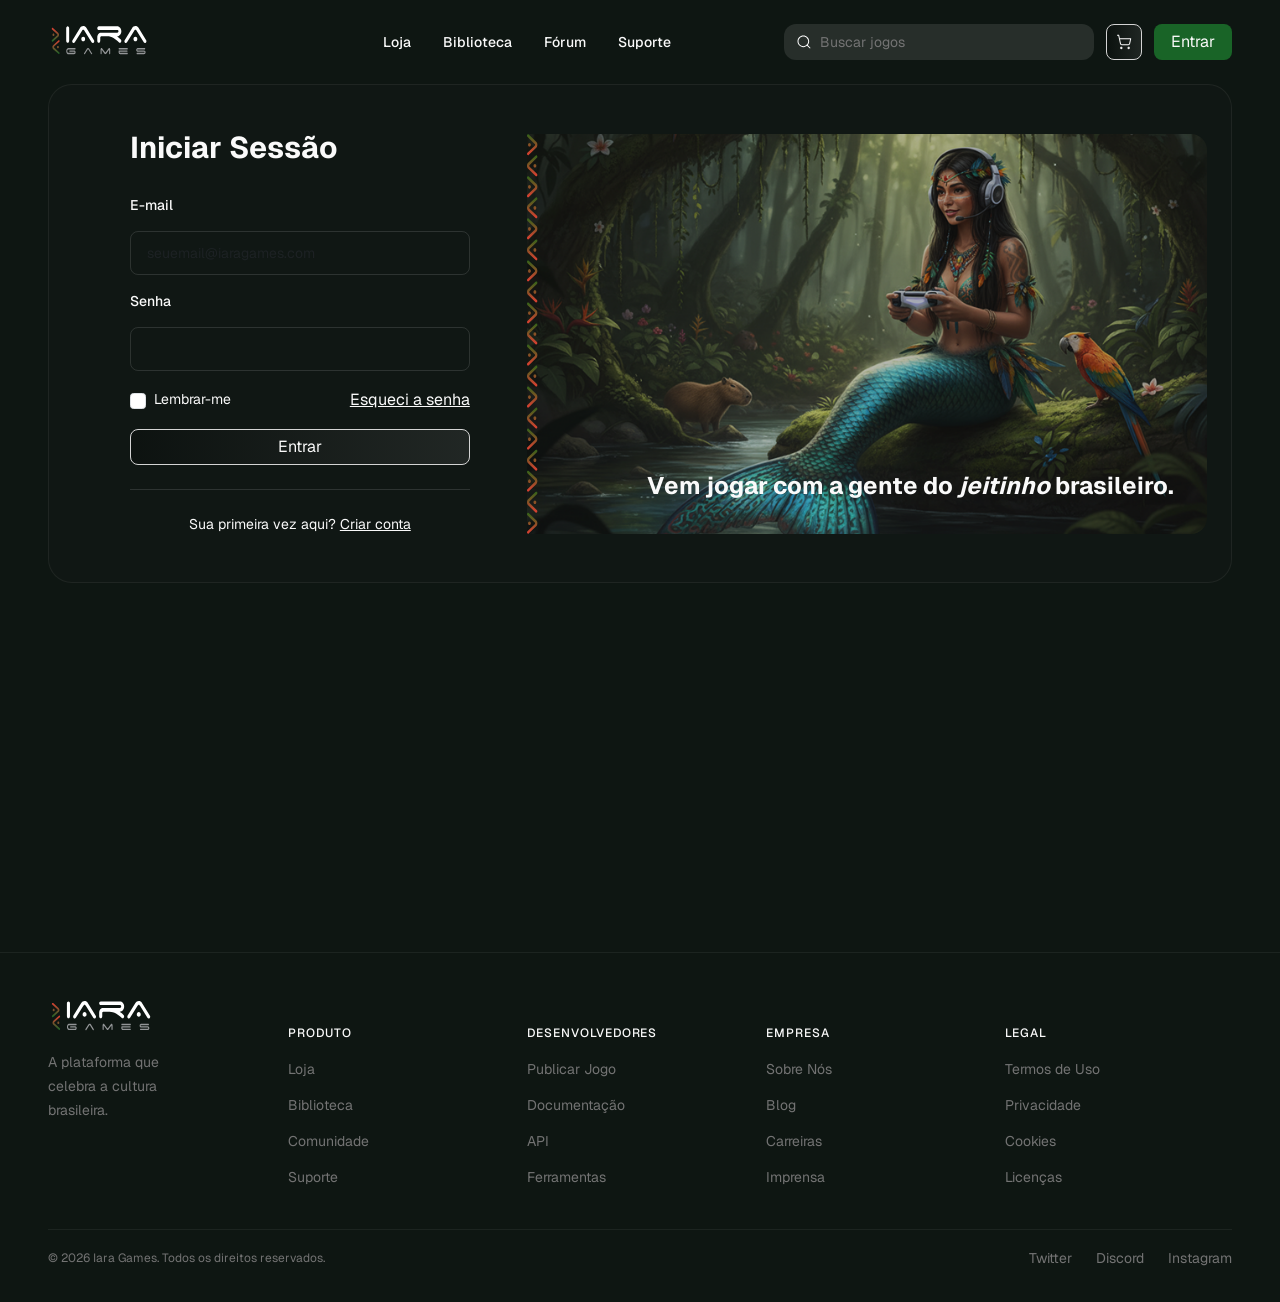
<file: IaraGames_redesign/login-page.html>
<!DOCTYPE html>
<html lang="pt-BR">
<head>
  <meta charset="UTF-8">
  <meta name="viewport" content="width=device-width, initial-scale=1.0">
  <title>Entrar — Iara Games</title>
  <link rel="stylesheet" href="https://cdn.jsdelivr.net/npm/bootstrap@5.3.3/dist/css/bootstrap.min.css">
  <link rel="stylesheet" href="styles_current.css">
  <link href="https://fonts.googleapis.com/css2?family=Geist:wght@400;500;600;700&display=swap" rel="stylesheet">
</head>
<body class="login-page-body">

  <header class="header">
    <div class="container">
      <nav class="navbar navbar-expand-lg header-content px-0">

        <!-- LOGO -->
        <a href="index.html" class="logo navbar-brand">
          <img src="assets/logo/logo-iara-games.svg" alt="Logo Iara Games">
        </a>

        <!-- TOGGLER MOBILE -->
        <button
          class="navbar-toggler"
          type="button"
          data-bs-toggle="collapse"
          data-bs-target="#navbarLogin"
          aria-controls="navbarLogin"
          aria-expanded="false"
          aria-label="Abrir menu de navegação"
        >
          <span class="navbar-toggler-icon"></span>
        </button>

        <!-- MENU + AÇÕES -->
        <div class="collapse navbar-collapse" id="navbarLogin">

          <nav class="nav">
            <a href="index.html">Loja</a>
            <a href="em-construcao.html">Biblioteca</a>
            <a href="em-construcao.html">Fórum</a>
            <a href="suporte.html">Suporte</a>
          </nav>

          <div class="header-actions ms-auto">
            <label class="search">
              <img src="assets/icones/busca.svg" alt="Ícone de busca">
              <input type="text" placeholder="Buscar jogos">
            </label>
            <button class="button button-secondary button-icon" aria-label="Carrinho de compras">
              <img src="assets/icones/carrinho.svg" alt="Carrinho">
            </button>
            <a href="index.html" class="button button-primary">
    Entrar
</a>
          </div>

        </div>
      </nav>
    </div>
  </header>

  <main class="login-page">
    <section class="login-section container" aria-labelledby="login-title">
      <div class="login-wrapper">
        <div class="login-grid">

          <!-- PAINEL DO FORMULÁRIO -->
          <div class="login-panel">
            <div class="login-panel-content">
              <h1 class="login-title" id="login-title">Iniciar Sessão</h1>

              <form class="login-form" action="index.html" method="get">

                <div class="form-group">
                  <label for="email" class="form-label">E-mail</label>
                  <input
                    type="email"
                    id="email"
                    name="email"
                    class="form-control"
                    placeholder="seuemail@iaragames.com"
                    required
                  >
                </div>

                <div class="form-group">
                  <label for="senha" class="form-label">Senha</label>
                  <input
                    type="password"
                    id="senha"
                    name="senha"
                    class="form-control"
                    required
                  >
                </div>

                <div class="login-form-row">
                  <label class="checkbox-field form-check">
                    <input type="checkbox" name="lembrar" class="form-check-input">
                    <span class="form-check-label">Lembrar-me</span>
                  </label>
                  <a href="em-construcao.html" class="form-link">Esqueci a senha</a>
                </div>

                <button type="submit" class="button button-secondary login-submit">
                  <span>Entrar</span>
                </button>

              </form>

              <div class="login-divider"></div>

              <p class="login-register">
                Sua primeira vez aqui?
                <a href="em-construcao.html">Criar conta</a>
              </p>
            </div>
          </div>

          <!-- BANNER ILUSTRATIVO -->
          <div class="login-banner">
            <img
              src="assets/images/banner-login.png"
              alt="Ilustração da Iara em ambiente de floresta brasileira"
              class="login-banner-image"
            >
            <img
              src="assets/images/grafismo.svg"
              alt="Grafismo decorativo"
              class="login-banner-graphic"
            >
            <div class="login-banner-overlay"></div>
            <p class="login-banner-text">
              Vem jogar com a gente do <em>jeitinho</em> brasileiro.
            </p>
          </div>

        </div>
      </div>
    </section>
  </main>

  <footer class="footer">
    <div class="container">
      <div class="footer-top">

        <div class="footer-brand">
          <img src="assets/logo/logo-iara-games.svg" alt="Logo Iara Games" class="footer-logo img-fluid">
          <p class="footer-brand-text">A plataforma que celebra a cultura brasileira.</p>
        </div>

        <div class="row g-4 footer-columns">
          <div class="col-6 col-md-3 footer-column">
            <h3 class="footer-title">PRODUTO</h3>
            <a href="#">Loja</a>
            <a href="#">Biblioteca</a>
            <a href="#">Comunidade</a>
            <a href="#">Suporte</a>
          </div>
          <div class="col-6 col-md-3 footer-column">
            <h3 class="footer-title">DESENVOLVEDORES</h3>
            <a href="#">Publicar Jogo</a>
            <a href="#">Documentação</a>
            <a href="#">API</a>
            <a href="#">Ferramentas</a>
          </div>
          <div class="col-6 col-md-3 footer-column">
            <h3 class="footer-title">EMPRESA</h3>
            <a href="#">Sobre Nós</a>
            <a href="#">Blog</a>
            <a href="#">Carreiras</a>
            <a href="#">Imprensa</a>
          </div>
          <div class="col-6 col-md-3 footer-column">
            <h3 class="footer-title">LEGAL</h3>
            <a href="#">Termos de Uso</a>
            <a href="#">Privacidade</a>
            <a href="#">Cookies</a>
            <a href="#">Licenças</a>
          </div>
        </div>

      </div>

      <div class="footer-bottom">
        <p class="footer-copy">© 2026 Iara Games. Todos os direitos reservados.</p>
        <div class="footer-social">
          <a href="#">Twitter</a>
          <a href="#">Discord</a>
          <a href="#">Instagram</a>
        </div>
      </div>
    </div>
  </footer>

  <script src="https://cdn.jsdelivr.net/npm/bootstrap@5.3.3/dist/js/bootstrap.bundle.min.js"></script>
  <script src="script.js"></script>
</body>
</html>
</file>
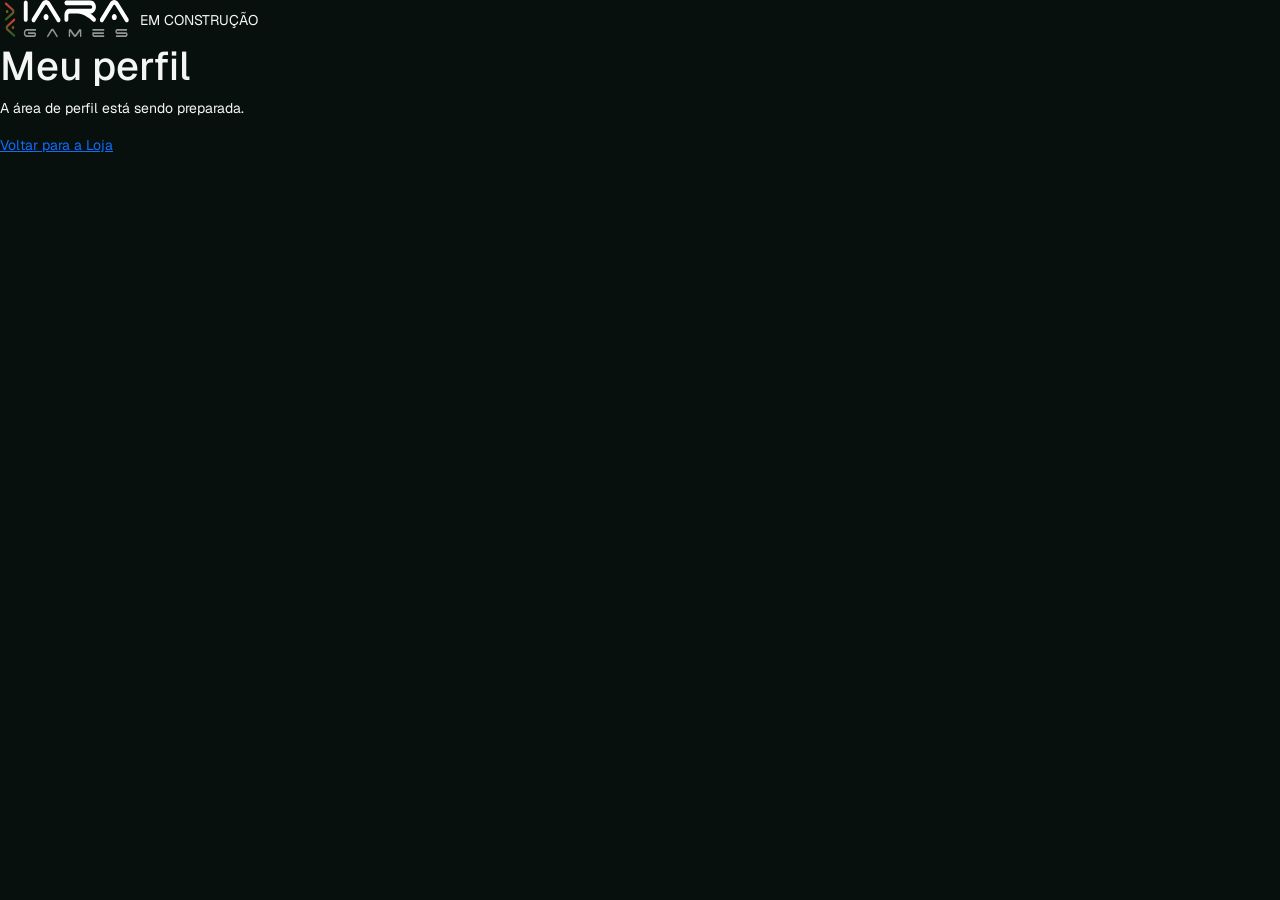
<file: IaraGames_redesign/perfil-usuario.html>
<!DOCTYPE html>
<html lang="pt-BR">
<head>
  <meta charset="UTF-8">
  <meta name="viewport" content="width=device-width, initial-scale=1.0">
  <title>Meu perfil — Iara Games</title>
  <link rel="stylesheet" href="https://cdn.jsdelivr.net/npm/bootstrap@5.3.3/dist/css/bootstrap.min.css">
  <link rel="stylesheet" href="styles.css">
  <link href="https://fonts.googleapis.com/css2?family=Geist:wght@400;500;600;700&display=swap" rel="stylesheet">
</head>
<body class="construction-page" data-auth="logged">
  <main class="construction-main">
    <div class="construction-card">
      <img src="assets/logo/logo-iara-games.svg" alt="Logo Iara Games" class="construction-logo img-fluid">
      <span class="construction-badge">EM CONSTRUÇÃO</span>
      <h1 class="construction-title">Meu perfil</h1>
      <p class="construction-text">A área de perfil está sendo preparada.</p>
      <a href="index.html" class="button button-primary"><span>Voltar para a Loja</span></a>
    </div>
  </main>
</body>
</html>
</file>
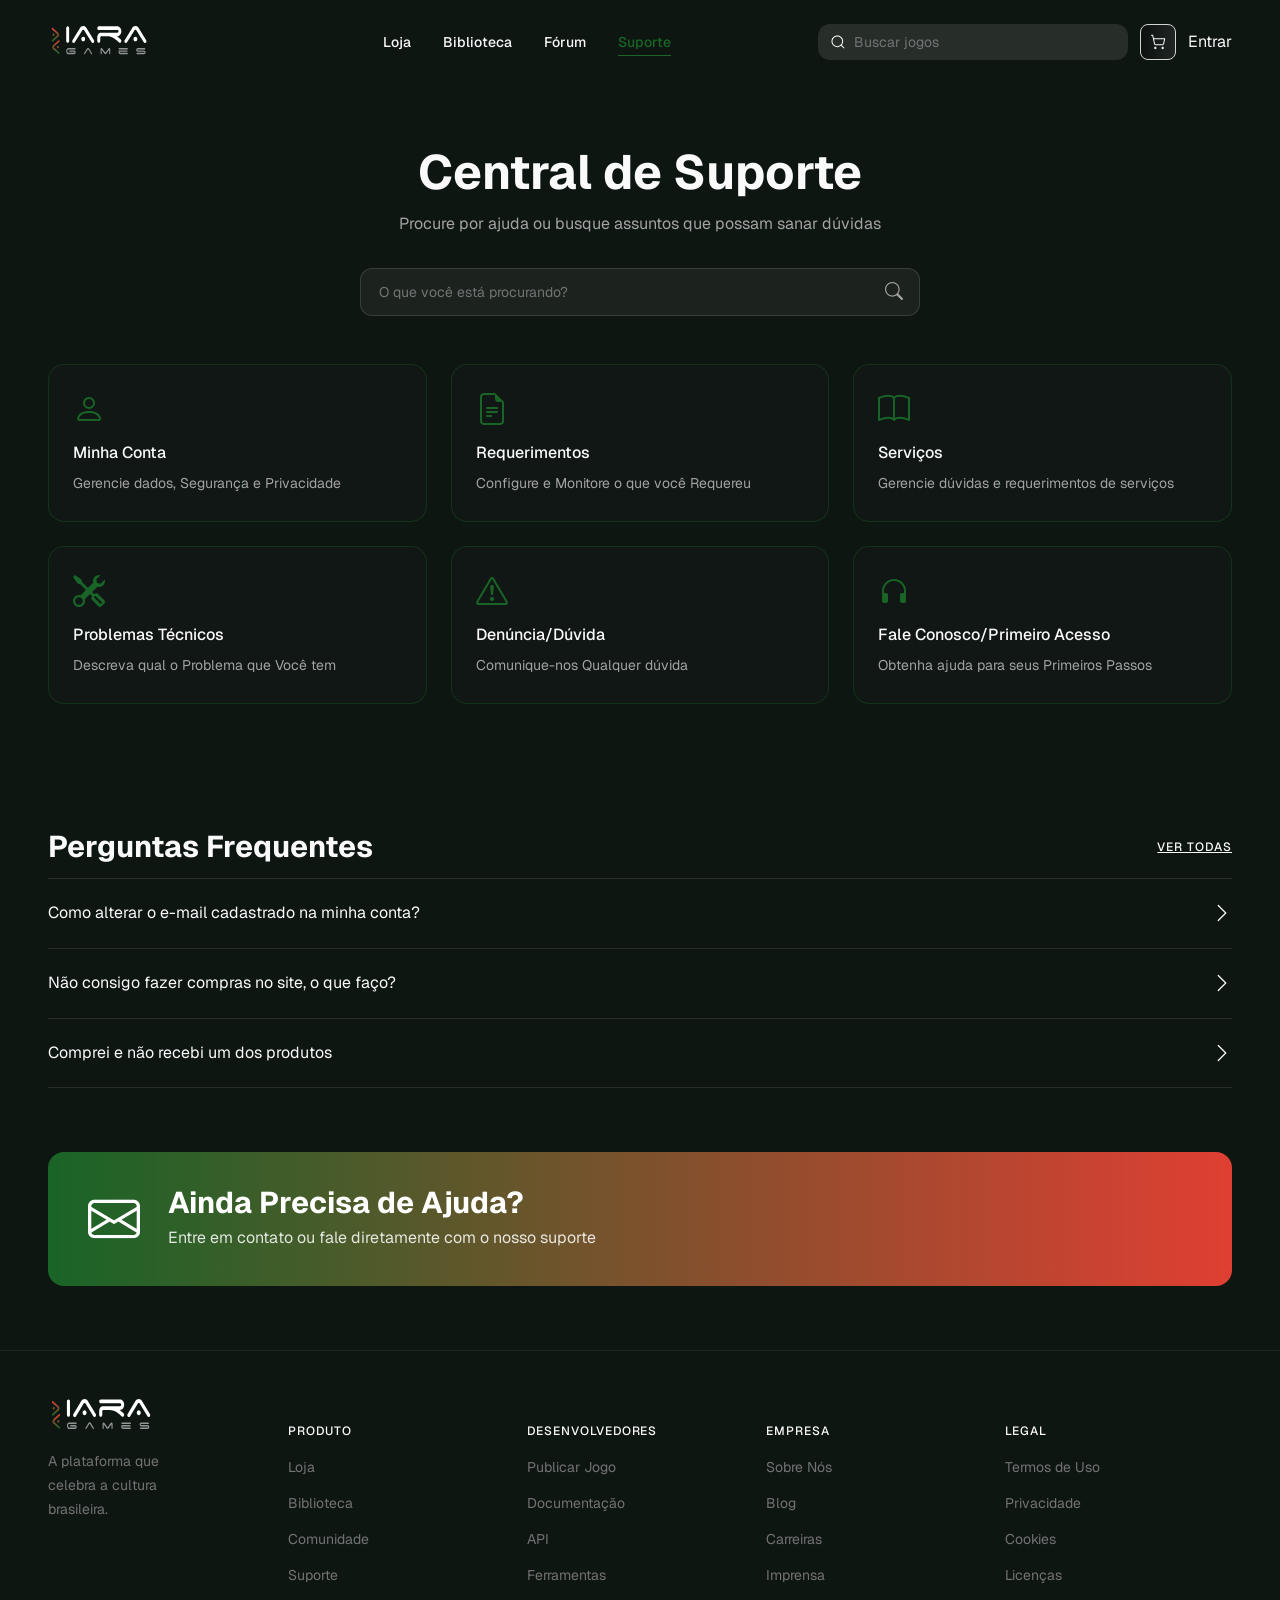
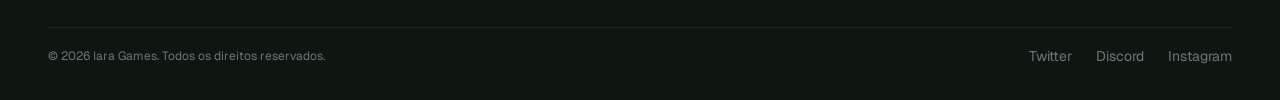
<file: IaraGames_redesign/suporte.html>
<!DOCTYPE html>
<html lang="pt-BR">
<head>
  <meta charset="UTF-8">
  <meta name="viewport" content="width=device-width, initial-scale=1.0">
  <title>Suporte — Iara Games</title>
  <link rel="stylesheet" href="https://cdn.jsdelivr.net/npm/bootstrap@5.3.3/dist/css/bootstrap.min.css">
  <link rel="stylesheet" href="https://cdn.jsdelivr.net/npm/bootstrap-icons@1.11.3/font/bootstrap-icons.min.css">
  <link rel="stylesheet" href="styles_current.css">
  <link href="https://fonts.googleapis.com/css2?family=Geist:wght@400;500;600;700&display=swap" rel="stylesheet">
</head>
<body class="support-page-body" data-auth="auto">

  <header class="header">
    <div class="container">
      <nav class="navbar navbar-expand-lg header-content px-0">

        <!-- LOGO -->
        <a href="index.html" class="logo navbar-brand">
          <img src="assets/logo/logo-iara-games.svg" alt="Logo Iara Games">
        </a>

        <!-- TOGGLER MOBILE -->
        <button
          class="navbar-toggler"
          type="button"
          data-bs-toggle="collapse"
          data-bs-target="#navbarSupport"
          aria-controls="navbarSupport"
          aria-expanded="false"
          aria-label="Abrir menu de navegação"
        >
          <span class="navbar-toggler-icon"></span>
        </button>

        <!-- MENU + AÇÕES -->
        <div class="collapse navbar-collapse" id="navbarSupport">

          <nav class="nav">
            <a href="index.html">Loja</a>
            <a href="em-construcao.html">Biblioteca</a>
            <a href="em-construcao.html">Fórum</a>
            <a href="suporte.html" class="nav-link-active" aria-current="page">Suporte</a>
          </nav>

          <div class="header-actions ms-auto">
            <label class="search">
              <img src="assets/icones/busca.svg" alt="Ícone de busca">
              <input type="text" placeholder="Buscar jogos">
            </label>
            <button class="button button-secondary button-icon" type="button" aria-label="Carrinho de compras" data-cart="header">
              <img src="assets/icones/carrinho.svg" alt="Carrinho">
            </button>

            <div class="support-auth-logged">
              <div class="user-menu-wrap support-user-menu">
                <button class="user-menu" type="button" aria-label="Menu da conta" aria-expanded="false" aria-controls="support-account-menu">
                  <span class="avatar">A</span>
                  <span class="user-name">Ana Beatriz</span>
                  <span class="chevron" aria-hidden="true"></span>
                </button>
                <div class="account-menu" id="support-account-menu" hidden>
                  <a href="perfil-usuario.html">Meu perfil</a>
                  <button type="button" data-logout>Sair</button>
                </div>
              </div>
            </div>

            <a class="login-entry support-auth-guest" href="login-page.html">Entrar</a>
          </div>

        </div>
      </nav>
    </div>
  </header>

  <main>

    <!-- HERO -->
    <section class="support-hero">
      <div class="container">
        <h1 class="support-hero-title">Central de Suporte</h1>
        <p class="support-hero-subtitle">Procure por ajuda ou busque assuntos que possam sanar dúvidas</p>
        <div class="support-search-wrapper">
          <label class="support-search-bar" for="support-search-input">
            <input
              type="search"
              id="support-search-input"
              class="support-search-input"
              placeholder="O que você está procurando?"
              aria-label="Pesquisar no suporte"
            >
            <button class="support-search-btn" type="button" aria-label="Pesquisar">
              <i class="bi bi-search" aria-hidden="true"></i>
            </button>
          </label>
        </div>
      </div>
    </section>

    <!-- CATEGORIAS DE SUPORTE -->
    <section class="section support-categories" aria-label="Categorias de suporte">
      <div class="container">
        <div class="row g-4">

          <div class="col-12 col-md-6 col-lg-4">
            <article class="support-card">
              <i class="bi bi-person support-card-icon" aria-hidden="true"></i>
              <h2 class="support-card-title">Minha Conta</h2>
              <p class="support-card-text">Gerencie dados, Segurança e Privacidade</p>
            </article>
          </div>

          <div class="col-12 col-md-6 col-lg-4">
            <article class="support-card">
              <i class="bi bi-file-earmark-text support-card-icon" aria-hidden="true"></i>
              <h2 class="support-card-title">Requerimentos</h2>
              <p class="support-card-text">Configure e Monitore o que você Requereu</p>
            </article>
          </div>

          <div class="col-12 col-md-6 col-lg-4">
            <article class="support-card">
              <i class="bi bi-book support-card-icon" aria-hidden="true"></i>
              <h2 class="support-card-title">Serviços</h2>
              <p class="support-card-text">Gerencie dúvidas e requerimentos de serviços</p>
            </article>
          </div>

          <div class="col-12 col-md-6 col-lg-4">
            <article class="support-card">
              <i class="bi bi-tools support-card-icon" aria-hidden="true"></i>
              <h2 class="support-card-title">Problemas Técnicos</h2>
              <p class="support-card-text">Descreva qual o Problema que Você tem</p>
            </article>
          </div>

          <div class="col-12 col-md-6 col-lg-4">
            <article class="support-card">
              <i class="bi bi-exclamation-triangle support-card-icon" aria-hidden="true"></i>
              <h2 class="support-card-title">Denúncia/Dúvida</h2>
              <p class="support-card-text">Comunique-nos Qualquer dúvida</p>
            </article>
          </div>

          <div class="col-12 col-md-6 col-lg-4">
            <article class="support-card">
              <i class="bi bi-headphones support-card-icon" aria-hidden="true"></i>
              <h2 class="support-card-title">Fale Conosco/Primeiro Acesso</h2>
              <p class="support-card-text">Obtenha ajuda para seus Primeiros Passos</p>
            </article>
          </div>

        </div>
      </div>
    </section>

    <!-- PERGUNTAS FREQUENTES -->
    <section class="section support-faq">
      <div class="container">

        <div class="section-header section-header--between">
          <h2 class="section-title">Perguntas Frequentes</h2>
          <a href="#" class="section-link">ver todas</a>
        </div>

        <div class="accordion faq-accordion" id="faqAccordion">

          <div class="faq-item accordion-item">
            <h3 class="accordion-header">
              <button
                class="faq-question accordion-button collapsed"
                type="button"
                data-bs-toggle="collapse"
                data-bs-target="#faq1"
                aria-expanded="false"
                aria-controls="faq1"
              >
                Como alterar o e-mail cadastrado na minha conta?
              </button>
            </h3>
            <div id="faq1" class="accordion-collapse collapse" data-bs-parent="#faqAccordion">
              <div class="accordion-body faq-answer">
                Acesse as configurações da sua conta, clique em "Dados pessoais" e selecione a opção de alterar e-mail. Você receberá um link de confirmação no novo endereço de e-mail informado.
              </div>
            </div>
          </div>

          <div class="faq-item accordion-item">
            <h3 class="accordion-header">
              <button
                class="faq-question accordion-button collapsed"
                type="button"
                data-bs-toggle="collapse"
                data-bs-target="#faq2"
                aria-expanded="false"
                aria-controls="faq2"
              >
                Não consigo fazer compras no site, o que faço?
              </button>
            </h3>
            <div id="faq2" class="accordion-collapse collapse" data-bs-parent="#faqAccordion">
              <div class="accordion-body faq-answer">
                Verifique se os dados do cartão estão corretos e se há limite disponível. Caso o problema persista, tente outro método de pagamento ou entre em contato com nossa equipe de suporte.
              </div>
            </div>
          </div>

          <div class="faq-item accordion-item">
            <h3 class="accordion-header">
              <button
                class="faq-question accordion-button collapsed"
                type="button"
                data-bs-toggle="collapse"
                data-bs-target="#faq3"
                aria-expanded="false"
                aria-controls="faq3"
              >
                Comprei e não recebi um dos produtos
              </button>
            </h3>
            <div id="faq3" class="accordion-collapse collapse" data-bs-parent="#faqAccordion">
              <div class="accordion-body faq-answer">
                Verifique sua caixa de entrada e pasta de spam por um e-mail de confirmação. Se não encontrar, acesse "Minha Conta" → "Pedidos" para verificar o status. Se o problema persistir, abra um chamado em "Denúncia/Dúvida".
              </div>
            </div>
          </div>

        </div>
      </div>
    </section>

    <!-- AINDA PRECISA DE AJUDA? -->
    <section class="section support-contact-cta">
      <div class="container">
        <div class="support-cta-banner">
          <i class="bi bi-envelope support-cta-icon" aria-hidden="true"></i>
          <div class="support-cta-text">
            <h2 class="support-cta-title">Ainda Precisa de Ajuda?</h2>
            <p class="support-cta-desc">Entre em contato ou fale diretamente com o nosso suporte</p>
          </div>
        </div>
      </div>
    </section>

  </main>

  <footer class="footer">
    <div class="container">
      <div class="footer-top">

        <div class="footer-brand">
          <img src="assets/logo/logo-iara-games.svg" alt="Logo Iara Games" class="footer-logo img-fluid">
          <p class="footer-brand-text">A plataforma que celebra a cultura brasileira.</p>
        </div>

        <div class="row g-4 footer-columns">
          <div class="col-6 col-md-3 footer-column">
            <h3 class="footer-title">PRODUTO</h3>
            <a href="index.html">Loja</a>
            <a href="em-construcao.html">Biblioteca</a>
            <a href="em-construcao.html">Comunidade</a>
            <a href="suporte.html">Suporte</a>
          </div>
          <div class="col-6 col-md-3 footer-column">
            <h3 class="footer-title">DESENVOLVEDORES</h3>
            <a href="#">Publicar Jogo</a>
            <a href="#">Documentação</a>
            <a href="#">API</a>
            <a href="#">Ferramentas</a>
          </div>
          <div class="col-6 col-md-3 footer-column">
            <h3 class="footer-title">EMPRESA</h3>
            <a href="#">Sobre Nós</a>
            <a href="#">Blog</a>
            <a href="#">Carreiras</a>
            <a href="#">Imprensa</a>
          </div>
          <div class="col-6 col-md-3 footer-column">
            <h3 class="footer-title">LEGAL</h3>
            <a href="#">Termos de Uso</a>
            <a href="#">Privacidade</a>
            <a href="#">Cookies</a>
            <a href="#">Licenças</a>
          </div>
        </div>

      </div>

      <div class="footer-bottom">
        <p class="footer-copy">© 2026 Iara Games. Todos os direitos reservados.</p>
        <div class="footer-social">
          <a href="#">Twitter</a>
          <a href="#">Discord</a>
          <a href="#">Instagram</a>
        </div>
      </div>
    </div>
  </footer>

  <script src="https://cdn.jsdelivr.net/npm/bootstrap@5.3.3/dist/js/bootstrap.bundle.min.js"></script>
  <script src="script.js"></script>
</body>
</html>
</file>
<file: IaraGames_redesign/styles.css>
:root{--bg:#07100d;--surface:#0d1713;--surface-2:#131d19;--line:#27312d;--text:#f4f6f5;--muted:#9ca5a1;--green:#137b2d;--green-2:#1a9b39;--accent:#ef5d35;--max:1440px}
*{box-sizing:border-box}html{scroll-behavior:smooth}body{margin:0;background:var(--bg);color:var(--text);font-family:Geist,Inter,Arial,sans-serif;font-size:14px}.container-fluid{width:100%;padding-left:3.2vw;padding-right:3.2vw}.site-header{position:absolute;z-index:20;top:0;left:0;width:100%;background:linear-gradient(180deg,rgba(3,7,5,.82),rgba(3,7,5,.1));backdrop-filter:blur(1px)}.header-inner{height:96px;display:flex;align-items:center;gap:clamp(40px,9vw,140px)}.brand{width:155px;flex:none}.brand img{width:100%;display:block}.main-nav{display:flex;gap:44px;align-items:center;white-space:nowrap}.main-nav a{color:#e7e9e8;text-decoration:none;font-size:16px}.main-nav a.active{color:#159538;border-bottom:2px solid #159538;padding-bottom:4px}.header-actions{margin-left:auto;display:flex;align-items:center;gap:14px}.search-wrap{position:relative;width:min(480px,34vw)}.search-box{height:44px;background:rgba(42,46,44,.9);border-radius:10px;display:flex;align-items:center;padding:0 15px;gap:10px}.search-box input{width:100%;border:0;outline:0;background:transparent;color:#fff;font:inherit;font-size:14px}.search-box input::placeholder{color:#969d9a}.search-box img{width:18px;opacity:.8}.search-panel{display:none;position:absolute;top:54px;left:0;width:100%;padding:18px;background:#292e2b;border-radius:0 0 14px 14px;box-shadow:0 18px 35px rgba(0,0,0,.45);z-index:30}.search-panel.open{display:block}.search-label{color:#8d9692;margin:0 0 10px;font-size:14px}.search-history,.search-recommendation{display:flex;width:100%;border:0;background:none;color:#eee;text-align:left;align-items:center;padding:8px 0;font:inherit}.search-history span{color:#89918e;margin-right:10px}.search-panel hr{border:0;border-top:1px solid #484d4a;margin:8px -2px 14px}.search-categories{display:flex;gap:8px;flex-wrap:wrap}.search-categories button{border:0;background:#11752b;color:#fff;border-radius:7px;padding:7px 12px;font-weight:600}.search-you-like{margin-top:16px}.search-recommendation img{width:45px;height:45px;object-fit:cover;border-radius:3px;margin-right:10px}.search-recommendation span{display:flex;flex-direction:column;gap:3px}.search-recommendation small{color:#a0a7a4}.icon-button{width:46px;height:46px;border:1px solid #e7e7e7;background:rgba(4,8,6,.25);border-radius:10px;display:grid;place-items:center}.icon-button img{width:21px;filter:brightness(0) invert(1)}.user-menu{border:0;background:transparent;color:#fff;display:flex;align-items:center;gap:8px;font-size:15px;padding:0}.avatar{width:46px;height:46px;border:1px solid #fff;border-radius:50%;display:grid;place-items:center;background:#116d2a;font-size:19px}.chevron{width:7px;height:7px;border-right:1.5px solid currentColor;border-bottom:1.5px solid currentColor;transform:rotate(45deg);color:#b5bbb8;display:inline-block;flex:0 0 auto;margin-top:-4px;font-size:0;line-height:0}.hero{position:relative;height:min(760px,52vw);min-height:590px;overflow:hidden}.hero-video{position:absolute;width:100%;height:100%;object-fit:cover}.hero-overlay{position:absolute;inset:0;background:linear-gradient(90deg,rgba(0,0,0,.82) 0%,rgba(0,0,0,.55) 43%,rgba(0,0,0,.18) 75%,rgba(0,0,0,.45)),linear-gradient(0deg,rgba(0,0,0,.72),transparent 38%)}.hero-container{position:relative;height:100%;display:flex;align-items:flex-end;padding-bottom:120px}.hero-content{max-width:920px;margin-left:3.5vw}.hero-logo{width:300px;max-height:145px;object-fit:contain;object-position:left bottom;margin-bottom:20px;filter:brightness(1.1)}.hero-content p{font-size:18px;line-height:1.55;font-weight:500;max-width:920px;margin:0 0 30px}.hero-actions{display:flex;align-items:center;gap:18px}.outline-button{border:1px solid #e3e7e5;background:transparent;color:#fff;border-radius:6px;min-height:38px;padding:8px 16px;display:inline-flex;align-items:center;justify-content:center;gap:8px;font:inherit;text-decoration:none}.outline-button:hover{background:rgba(255,255,255,.08);color:#fff}.wishlist-button img{width:19px;filter:brightness(0) invert(1)}.wishlist-button.is-added{background:#16752d;border-color:#16752d}.hero-status{letter-spacing:3px;font-size:13px}.hero-arrow{position:absolute;z-index:3;top:56%;background:none;border:0;color:#fff;font-size:38px;line-height:1}.hero-arrow-left{left:3.5vw}.hero-arrow-right{right:3.5vw}.hero-dots{position:absolute;bottom:72px;left:50%;display:flex;gap:5px;transform:translateX(-50%)}.hero-dots span{display:block;width:27px;height:2px;background:#777}.hero-dots span.active{background:#fff}.section{padding:42px 0 0}.section-container{max-width:1600px;margin:auto}.section-heading{display:flex;justify-content:space-between;align-items:flex-end;margin-bottom:20px}.section-heading h2,.catalog-heading h2{font-size:26px;margin:0;font-weight:600}.section-heading p,.catalog-heading p{margin:5px 0 0;color:#e1e5e3;font-size:14px}.section-heading a{color:#fff;text-decoration:underline;text-underline-offset:4px;font-size:12px}.continue-grid{display:grid;grid-template-columns:repeat(4,minmax(0,1fr));gap:22px}.continue-card{position:relative;display:grid;grid-template-columns:70px 1fr;grid-template-rows:auto auto;gap:0 14px;align-items:center}.continue-card>img{grid-row:1/3;width:70px;height:70px;object-fit:cover;border-radius:3px}.continue-info{min-width:0}.continue-info strong,.continue-info small{display:block}.continue-info small{color:#9ea6a3;margin-top:3px}.progress{height:5px;background:#3b4541;border-radius:4px;margin-top:9px;overflow:hidden}.progress span{display:block;height:100%;background:#159438}.progress-value{position:absolute;right:0;top:28px;color:#a8afac;font-size:11px}.green-button{background:#147b2d;color:#fff;border:0;border-radius:6px;min-height:36px;padding:8px 18px;text-decoration:none;display:inline-flex;align-items:center;justify-content:center;gap:8px;font:inherit}.continue-button{grid-column:2;margin-top:8px;font-size:11px}.recommendation-grid{display:grid;grid-template-columns:repeat(4,1fr);gap:16px}.game-card{background:#0d1713;border:1px solid #26302c;border-radius:7px;overflow:hidden}.game-media{height:190px;position:relative}.game-media>img{width:100%;height:100%;object-fit:cover}.rating{position:absolute;top:10px;right:10px;background:#0a0d0c;color:#fff;padding:4px 8px;border-radius:4px;font-size:12px}.tags{position:absolute;left:12px;bottom:10px;display:flex;gap:5px}.tags span{background:rgba(13,16,15,.85);border-radius:3px;padding:3px 7px;font-size:10px}.game-body{padding:12px}.game-body h3{font-size:15px;margin:0 0 8px}.game-body>div{display:flex;justify-content:space-between;align-items:center}.game-body del,.rank-content del{color:#727a76}.game-body strong{font-size:14px}.card-button{width:100%;margin-top:12px;min-height:34px;font-size:11px}.card-button img,.catalog-button img{width:15px;filter:brightness(0) invert(1)}.card-button.is-added,.catalog-button.is-added,.discover-button.is-added{background:#147b2d;border-color:#147b2d}.top-five-grid{display:grid;grid-template-columns:repeat(3,1fr);gap:40px;align-items:center}.ranked-game{display:grid;grid-template-columns:64px 1fr;align-items:center;min-width:0}.rank-number{font-size:86px;font-weight:600;line-height:1;background:linear-gradient(180deg,#eb5b31,#138b35);background-clip:text;-webkit-background-clip:text;color:transparent;text-align:center}.rank-card{height:160px;border-radius:14px;overflow:hidden;position:relative}.rank-card>img{width:100%;height:100%;object-fit:cover}.rank-overlay{position:absolute;inset:0;background:linear-gradient(90deg,rgba(0,0,0,.78),rgba(0,0,0,.22))}.rank-overlay.purple{background:linear-gradient(90deg,rgba(37,9,51,.82),rgba(0,0,0,.25))}.rank-overlay.blue{background:linear-gradient(90deg,rgba(0,27,41,.82),rgba(0,0,0,.25))}.rank-content{position:absolute;inset:0;padding:22px;display:flex;flex-direction:column;justify-content:center}.rank-content h3{font-size:16px;margin:0 0 8px;text-align:right}.rank-content p{font-size:10px;letter-spacing:1px;text-align:right;margin:0 0 8px}.rank-content>div{display:flex;justify-content:flex-end;gap:5px;align-items:center}.rank-content strong{font-size:17px}.discover-button{align-self:flex-end;margin-top:8px;width:145px;height:28px;min-height:28px;padding:3px 8px;font-size:9px}.discover-button img{width:12px;filter:brightness(0) invert(1)}.catalog-section{padding-bottom:45px}.catalog-heading{margin-bottom:16px}.category-row{display:flex;gap:12px;overflow-x:auto;padding-bottom:14px}.category-chip{border:0;background:#18221e;color:#f0f3f1;border-radius:5px;padding:9px 18px;white-space:nowrap}.category-chip.active{background:linear-gradient(90deg,#ef5c35,#18862f)}.catalog-layout{display:grid;grid-template-columns:115px 1fr;gap:14px}.filter-box{background:#101a16;border:1px solid #25302c;border-radius:6px;padding:14px;display:flex;flex-direction:column;align-self:start}.filter-box strong{margin-bottom:10px}.filter-box button{background:none;border:0;color:#e9eceb;text-align:left;padding:10px 0;font:inherit;font-size:11px;display:flex;justify-content:space-between}.catalog-results{border:1px solid #25302c;border-radius:6px;overflow:hidden}.catalog-toolbar{height:52px;padding:0 18px;display:flex;align-items:center;justify-content:space-between;color:#8f9894;font-size:12px}.catalog-toolbar b{margin:0 5px}.catalog-toolbar select{background:#111a17;color:#fff;border:1px solid #8a938f;border-radius:6px;padding:6px 10px;font-size:11px}.catalog-item{display:grid;grid-template-columns:55px 1fr 170px 145px;align-items:center;gap:15px;padding:12px 18px;border-top:1px solid #202a26;min-height:82px}.catalog-item>img{width:55px;height:55px;object-fit:cover}.catalog-info strong,.catalog-info small{display:block}.catalog-info small{color:#8f9894;margin-top:4px}.catalog-price{display:flex;align-items:center;justify-content:flex-end;gap:7px}.catalog-price span{background:#12852e;border-radius:5px;padding:2px 5px;font-size:9px}.catalog-price del{color:#69716e;font-size:11px}.catalog-price strong{font-size:13px}.catalog-button{width:100%;min-height:32px;font-size:10px}.no-results{display:none;padding:30px;text-align:center;color:#9da5a1}.catalog-item.is-hidden{display:none}.pagination{display:flex;align-items:center;justify-content:flex-end;gap:8px;padding:14px 18px;color:#8e9793;font-size:10px}.pagination button{border:1px solid #343d39;background:#161f1c;color:#fff;border-radius:5px;width:28px;height:28px}.cta-section{padding:0 0 45px}.cta{min-height:125px;border-radius:9px;overflow:hidden;padding:28px;display:flex;justify-content:space-between;align-items:center;background:linear-gradient(90deg,rgba(5,10,8,.76),rgba(5,10,8,.35)),url('assets/images/banner-floresta.png') center/cover}.cta h2{font-size:23px;margin:0 0 8px}.cta p{font-size:14px;margin:0;max-width:700px}.cta-actions{display:flex;gap:10px}.site-footer{border-top:1px solid #26312d;padding-top:35px}.footer-main{display:grid;grid-template-columns:1.5fr repeat(4,1fr);gap:40px;padding-bottom:30px}.footer-main>div{display:flex;flex-direction:column;gap:9px}.footer-brand img{width:125px;margin-bottom:4px}.footer-brand p{color:#7f8884;font-size:11px;line-height:1.5}.footer-main h3{font-size:10px;letter-spacing:1.5px;margin:0 0 8px}.footer-main a{font-size:10px;color:#707975;text-decoration:none}.footer-bottom{border-top:1px solid #202a26;padding-top:16px;padding-bottom:20px;display:flex;justify-content:space-between;color:#67706c;font-size:9px}.toast-container{position:fixed;top:92px;right:3vw;z-index:100;display:flex;flex-direction:column;gap:8px}.iara-toast{min-width:330px;max-width:430px;background:linear-gradient(90deg,#d84e2e,#147a2d);color:#fff;border-radius:4px;padding:18px 20px;box-shadow:0 12px 30px rgba(0,0,0,.35);font-size:15px;transform:translateX(130%);opacity:0;transition:.25s ease}.iara-toast.show{transform:translateX(0);opacity:1}
@media(max-width:1100px){.header-inner{gap:35px}.main-nav{gap:22px}.search-wrap{width:300px}.user-name{display:none}.recommendation-grid{grid-template-columns:repeat(2,1fr)}.continue-grid{grid-template-columns:repeat(2,1fr)}.top-five-grid{gap:15px}.catalog-item{grid-template-columns:55px 1fr 150px}.catalog-button{grid-column:2/4}}
@media(max-width:768px){.site-header{position:absolute}.header-inner{height:auto;padding-top:15px;padding-bottom:15px;flex-wrap:wrap;gap:18px}.brand{width:110px}.main-nav{order:3;width:100%;justify-content:space-between;gap:10px}.main-nav a{font-size:13px}.header-actions{margin-left:auto}.search-wrap{width:230px}.icon-button,.avatar{width:38px;height:38px}.hero{min-height:650px;height:80vh}.hero-container{padding-bottom:100px}.hero-content{margin-left:0}.hero-logo{width:210px}.hero-content p{font-size:14px}.hero-arrow{display:none}.continue-grid,.recommendation-grid,.top-five-grid{grid-template-columns:1fr}.continue-card-extra{display:none}.ranked-game{grid-template-columns:50px 1fr}.rank-number{font-size:65px}.catalog-layout{grid-template-columns:1fr}.filter-box{display:none}.catalog-item{grid-template-columns:48px 1fr}.catalog-price{grid-column:2;justify-content:flex-start}.catalog-button{grid-column:2}.cta{flex-direction:column;align-items:flex-start;gap:20px}.footer-main{grid-template-columns:repeat(2,1fr)}.footer-brand{grid-column:1/-1}.footer-bottom{flex-direction:column;gap:8px}.search-panel{width:calc(100vw - 32px);right:0;left:auto}.toast-container{right:12px;left:12px}.iara-toast{min-width:0;width:100%}}

/* Ajustes de fidelidade aos componentes do Figma */
.outline-button, .green-button {
  height: 36px;
  min-height: 36px;
  padding: 0 16px;
  border-radius: 8px;
  white-space: nowrap;
  cursor: pointer;
  box-sizing: border-box;
}
.outline-button { border: 1px solid #d4d4d4; }
.card-button { width: 100%; min-height: 36px; height: 36px; margin-top: 12px; font-size: 11px; }
.catalog-button { width: 180px; min-width: 180px; min-height: 36px; height: 36px; font-size: 10px; white-space: nowrap; }
.discover-button { width: 145px; min-width: 145px; height: 32px; min-height: 32px; padding: 0 10px; font-size: 9px; white-space: nowrap; }
.continue-button { min-width: 150px; }
.wishlist-button { min-width: 290px; }
.cta-actions .outline-button, .cta-actions .green-button { min-width: 145px; }
.search-categories button, .search-history, .search-recommendation { cursor: pointer; }
.button-link { display:inline-flex; align-items:center; justify-content:center; text-decoration:none; }
.login-entry {
  height: 36px; min-height:36px; padding:0 18px; border-radius:8px;
  background:#147b2d; color:#fff; border:1px solid transparent;
  display:inline-flex; align-items:center; justify-content:center;
  text-decoration:none; font-size:14px; white-space:nowrap;
}
.login-entry:hover { color:#fff; border-color:#fff; }
.guest-cta .cta { min-height:125px; }
@media(max-width:1100px){ .catalog-button{width:180px;min-width:180px;grid-column:auto;} .wishlist-button{min-width:250px;} }
@media(max-width:768px){ .catalog-button{width:100%;min-width:0;} .wishlist-button{min-width:0;} }

/* Ajustes finos — componentes e estados */
.user-menu-wrap{position:relative;display:flex;align-items:center}
.user-menu{white-space:nowrap}
.user-name{white-space:nowrap;overflow:hidden;text-overflow:ellipsis;max-width:150px}
.account-menu{position:absolute;top:calc(100% + 12px);right:0;min-width:170px;padding:8px;background:#171f1c;border:1px solid #3a4540;border-radius:8px;box-shadow:0 14px 30px rgba(0,0,0,.35);z-index:60}
.account-menu[hidden]{display:none}
.account-menu a,.account-menu button{display:flex;width:100%;align-items:center;padding:10px 12px;border:0;border-radius:6px;background:transparent;color:#fff;text-decoration:none;font:inherit;font-size:13px;text-align:left;cursor:pointer}
.account-menu a:hover,.account-menu button:hover{background:rgba(255,255,255,.08)}

/* Overlay de contraste do card de destaque: preto a 40% */
.rank-overlay,.rank-overlay.purple,.rank-overlay.blue{background:rgba(0,0,0,.4)}
.discover-button{background:rgba(0,0,0,.4);border-color:#fff;color:#fff}
.discover-button img{width:16px;height:16px;object-fit:contain;filter:brightness(0) invert(1)}
.discover-button:hover{background:rgba(0,0,0,.55)}

/* O conteúdo da listagem deve permanecer dentro do container */
.catalog-item{grid-template-columns:55px minmax(0,1fr) minmax(145px,170px) minmax(150px,180px);gap:12px;min-width:0}
.catalog-info{min-width:0;overflow:hidden}
.catalog-info strong{overflow:hidden;text-overflow:ellipsis;white-space:nowrap}
.catalog-price{min-width:0;white-space:nowrap}
.catalog-button{width:100%;min-width:0;max-width:180px;justify-self:end;white-space:nowrap}

/* Espaçamento solicitado entre Mais Bem Avaliados e o banner */
.rated-section + .cta-section{padding-top:48px}

@media(max-width:1100px){
  .user-name{max-width:120px}
  .catalog-item{grid-template-columns:55px minmax(0,1fr) minmax(130px,155px) minmax(145px,180px);gap:10px}
  .catalog-button{grid-column:auto}
}
@media(max-width:768px){
  .user-name{max-width:100px}
  .account-menu{right:0}
  .catalog-item{grid-template-columns:48px minmax(0,1fr);gap:10px}
  .catalog-price,.catalog-button{grid-column:2;justify-self:start}
  .catalog-button{width:100%;max-width:none}
}


/* Hero carousel: visual transition and interactive pagination */
.hero-video,.hero-logo,.hero-content p,.hero-status{transition:opacity .15s ease}
.hero.is-changing .hero-video,.hero.is-changing .hero-logo,.hero.is-changing .hero-content p,.hero.is-changing .hero-status{opacity:.15}
.hero-dots button{display:block;width:27px;height:2px;padding:0;border:0;background:#777;cursor:pointer}
.hero-dots button.active{background:#fff}
.hero-dots button:focus-visible{outline:2px solid #fff;outline-offset:4px}

/* Acessibilidade: texto disponível para leitores de tela,
   sem alterar a aparência visual */
.visually-hidden {
    position: absolute;
    width: 1px;
    height: 1px;
    padding: 0;
    margin: -1px;
    overflow: hidden;
    clip: rect(0, 0, 0, 0);
    white-space: nowrap;
    border: 0;
}
</file>
<file: styles.css>
:root {
  /* CORES */
  --bg: #0E1612;
  --text-primary: #FAFAFA;
  --text-secondary: #0A0A0A;

  /* TIPOGRAFIA */
  --font-main: 'Geist', 'Inter', sans-serif;

  /* HEADING */
  --h1-size: 48px;
  --h1-line: 48px;

  --h2-size: 30px;
  --h2-line: 30px;

  --h3-size: 24px;
  --h3-line: 28.8px;

  --h4-size: 20px;
  --h4-line: 24px;

  /* PARAGRAPH LARGE */
  --text-lg: 18px;
  --text-lg-line: 27px;

  /* PARAGRAPH */
  --text-md: 16px;
  --text-md-line: 24px;

  /* PARAGRAPH SMALL */
  --text-sm: 14px;
  --text-sm-line: 20px;

  /* PARAGRAPH MINI */
  --text-xs: 12px;
  --text-xs-line: 16px;

  /* WEIGHTS */
  --weight-regular: 400;
  --weight-medium: 500;
  --weight-bold: 700;

  /* ESPAÇAMENTO */
  --space-xs: 4px;
  --space-sm: 8px;
  --space-md: 16px;
  --space-lg: 24px;
  --space-xl: 48px;
  --space-2xl: 64px;

  /* RADIUS */
  --radius-sm: 8px;
  --radius-md: 12px;
  --radius-lg: 16px;

  /* BOTÕES */
  --button-height: 36px;
  --button-radius: 8px;

  /* BOTÃO PRIMÁRIO */
  --button-primary-bg: #196427;
  --button-primary-text: #FAFAFA;

  /* BOTÃO SECUNDÁRIO */
  --button-secondary-bg: transparent;
  --button-secondary-text: #FAFAFA;
  --button-secondary-border: #D4D4D4;

  /* HOVER */
  --button-hover-secondary: linear-gradient(
    90deg,
    #326419 0%,
    #DF3F32 100%
  );

  --button-hover-overlay: linear-gradient(
    180deg,
    rgba(25, 100, 39, 0.10),
    rgba(223, 63, 50, 0.10)
  );

  /* ACTIVE / ON-CLICK */
  --button-active-bg: #2E8A3F;
  --button-active-text: #FAFAFA;

  /* DESABILITADO */
  --button-disabled-bg: rgba(255, 255, 255, 0.08);
  --button-disabled-text: rgba(250, 250, 250, 0.40);
  --button-disabled-border: rgba(255, 255, 255, 0.10);

  /* TRANSIÇÃO */
  --transition-default: 0.3s ease;

  /* CARD */
  --card-base: #000000;
  --card-gradient: linear-gradient(
    180deg,
    #000000,
    #666666
  );
  --card-overlay: rgba(0, 0, 0, 0.2);
}

* {
  box-sizing: border-box;
}

img {
  display: block;
  max-width: 100%;
}

/* TAMANHO TELA */
.container {
  width: 100%;
  max-width: 1344px;
  margin-inline: auto;
  padding-inline: var(--space-xl);
}

body {
  margin: 0;
  background: var(--bg);
  color: var(--text-primary);
  font-family: var(--font-main);
  font-size: var(--text-md);
  line-height: var(--text-md-line);
}

/* RESET ÚTIL */
a {
  color: inherit;
  text-decoration: none;
}

/* HEADER */
.header {
  position: absolute;
  top: 0;
  left: 0;
  width: 100%;
  z-index: 1000;
  background: transparent;
}

.header-content {
  display: flex;
  align-items: center;
  height: 84px;
  position: relative;
  z-index: 2;
}

.logo {
  display: inline-flex;
  align-items: center;
  flex-shrink: 0;
}

.logo img {
  display: block;
  width: auto;
  height: 32px;
}

.nav {
  display: flex;
  align-items: center;
  gap: 32px;
  margin-left: 215px;
}

.nav a {
  position: relative;
  color: var(--text-primary);
  font-size: var(--text-sm);
  line-height: var(--text-sm-line);
  font-weight: var(--weight-medium);
  text-decoration: none;
  transition: var(--transition-default);
}

.nav a::after {
  content: "";
  position: absolute;
  left: 0;
  bottom: -4px;
  width: 100%;
  height: 1px;
  background: #196427;
  opacity: 0;
  transition: var(--transition-default);
}

.nav a:hover {
  color: #196427;
}

.nav a:hover::after {
  opacity: 1;
}

.header-actions {
  display: flex;
  align-items: center;
  gap: 12px;
  margin-left: auto;
}
.search {
  display: flex;
  align-items: center;
  gap: 8px;
  width: 310px;
  height: 36px;
  padding: 0 12px;
  background: rgba(255, 255, 255, 0.1);
  border-radius: var(--radius-md);
  box-sizing: border-box;
}

.search img {
  width: 16px;
  height: 16px;
  display: block;
  flex-shrink: 0;
}

.search input {
  width: 100%;
  height: 100%;
  border: none;
  outline: none;
  background: transparent;
  box-shadow: none;
  color: var(--text-primary);
  font-family: var(--font-main);
  font-size: var(--text-sm);
  line-height: var(--text-sm-line);
  padding: 0;
  margin: 0;
  appearance: none;
  -webkit-appearance: none;
}

.search input::placeholder {
  color: #737373;
}

.banner-overlay,
.login-banner-overlay {
  pointer-events: none;
}

.button::after {
  pointer-events: none;
}

/* TIPOGRAFIA */
h1, h2, h3, h4, p {
  margin: 0;
}

h1 {
  font-size: var(--h1-size);
  line-height: var(--h1-line);
  font-weight: var(--weight-bold);
}

h2 {
  font-size: var(--h2-size);
  line-height: var(--h2-line);
  font-weight: var(--weight-bold);
}

h3 {
  font-size: var(--h3-size);
  line-height: var(--h3-line);
  font-weight: var(--weight-medium);
}

h4 {
  font-size: var(--h4-size);
  line-height: var(--h4-line);
  font-weight: var(--weight-medium);
}

/* ORGANIZAÇÃO GRID */
.games-grid {
  display: grid;
  grid-template-columns: repeat(4, 1fr);
  gap: var(--space-lg);
}

/* BOTÃO BASE */
.button {
  height: var(--button-height);
  padding: 0 16px;
  border-radius: var(--button-radius);

  display: inline-flex;
  align-items: center;
  justify-content: center;
  gap: 8px;

  font-family: var(--font-main);
  font-size: 16px;
  font-weight: 400;
  text-align: center;
  text-decoration: none;
  cursor: pointer;

  transition: 0.2s ease;
}

/* ÍCONE */
.button img {
  width: 16px;
  height: 16px;
  position: relative;
  z-index: 1;
}

/* TEXTO */
.button span {
  position: relative;
  z-index: 1;
}

/* CAMADA DE HOVER */
.button::after {
  content: "";
  position: absolute;
  inset: 0;
  background: var(--button-hover-overlay);
  opacity: 0;
  transition: var(--transition-default);
}

/* ATIVA HOVER */
.button:hover::after {
  opacity: 1;
}

/* EFEITO EXTRA */
.button:hover {
  transform: translateY(-2px);
}

.button {
  display: inline-flex;
  align-items: center;
  justify-content: center;
  gap: 8px;

  height: 36px;
  padding: 0 16px;

  border-radius: 8px;
  border: none;

  cursor: pointer;
  overflow: hidden;

  font-family: var(--font-main);
  font-size: 16px;
  font-weight: 400;
  line-height: 1;

  transition: var(--transition-default);
}

/* conteúdo acima do overlay */
.button span,
.button img {
  position: relative;
  z-index: 1;
}

/* ícone padrão */
.button img {
  width: 16px;
  height: 16px;
}

.button-primary {
  border: 1px solid transparent;
  background: var(--button-primary-bg);
  color: var(--button-primary-text);
}

.button-primary:hover {
  border: 1px solid #ffffff;
  
}

.button-primary:active {
  background: var(--button-active-bg);
  color: var(--button-active-text);
}

.button-secondary {
  position: relative;

  background: linear-gradient(
    90deg,
    rgba(0, 0, 0, 0.2),
    rgba(102, 102, 102, 0.2)
  );

  border: 1px solid #d4d4d4;
  color: #fafafa;
}

.button-secondary::after {
  content: "";
  position: absolute;
  inset: 0;
  background: linear-gradient(
  90deg,
  rgba(25, 100, 39, 0.2),
  rgba(223, 63, 50, 0.2));
  opacity: 0;
  transition: var(--transition-default);
}

.button-secondary:hover::after {
  opacity: 1;
}

.button-secondary:hover {
  background:  linear-gradient(
  90deg,
  rgba(25, 100, 39, 0.2),
  rgba(223, 63, 50, 0.2));
}

.button-icon {
  width: 36px;
  padding: 0;
}

.banner-carousel {
  position: relative;
  height: 640px;
  overflow: hidden;
}

/* esconde os radios */
.banner-carousel input[type="radio"] {
  display: none;
}

.banner-slides {
  position: relative;
  width: 100%;
  height: 100%;
}

.banner-slide {
  position: absolute;
  inset: 0;
  opacity: 0;
  visibility: hidden;
  transition: opacity 0.4s ease;
}

/* slide ativo */
#slide-1:checked ~ .banner-slides .slide-1,
#slide-2:checked ~ .banner-slides .slide-2,
#slide-3:checked ~ .banner-slides .slide-3 {
  opacity: 1;
  visibility: visible;
}

.banner-video {
  position: absolute;
  inset: 0;
  width: 100%;
  height: 100%;
  object-fit: cover;
}

.banner-overlay {
  position: absolute;
  inset: 0;
  background: linear-gradient(
    90deg,
    rgba(0, 0, 0, 0.72) 0%,
    rgba(0, 0, 0, 0.32) 55%,
    rgba(0, 0, 0, 0.16) 100%
  );
}

.banner-slide .container {
  position: relative;
  z-index: 1;
  height: 100%;
}

.banner-content {
  display: flex;
  flex-direction: column;
  justify-content: flex-end;
  height: 100%;
  max-width: 560px; /* antes estava maior */
  padding-bottom: 72px;
  gap: var(--space-lg);
}

.banner-logo-wrapper {
  width: 320px;
  height: 120px;
  display: flex;
  align-items: center; /* ou flex-end se quiser base alinhada */
}

.banner-logo {
  max-width: 100%;
  max-height: 100%;
  object-fit: contain;
}

.banner-description {
  display: -webkit-box;
  line-clamp: 3;
  -webkit-box-orient: vertical;
  overflow: hidden;
}

.banner-actions {
  display: flex;
  align-items: center;
  gap: var(--space-md);
}

.banner-status {
  font-size: var(--text-sm);
  line-height: var(--text-sm-line);
  font-weight: var(--weight-medium);
  color: var(--text-primary);
  text-transform: uppercase;
  opacity: 0.9;
}

/* paginação */
.banner-pagination {
  position: absolute;
  left: 50%;
  bottom: 32px;
  transform: translateX(-50%);
  display: flex;
  align-items: center;
  gap: var(--space-sm);
  z-index: 2;
}

.banner-dot {
  width: 32px;
  height: 3px;
  border-radius: 999px;
  background: rgba(255, 255, 255, 0.3);
  cursor: pointer;
  transition: var(--transition-default);
}

/* dot ativo */
#slide-1:checked ~ .banner-pagination label[for="slide-1"],
#slide-2:checked ~ .banner-pagination label[for="slide-2"],
#slide-3:checked ~ .banner-pagination label[for="slide-3"] {
  background: #196427;
}

.card {
  position: relative;
  background: var(--card-base);
  border-radius: var(--radius-lg);
  overflow: hidden;
}

/* gradiente por cima */
.card::before {
  content: "";
  position: absolute;
  inset: 0;
  background: var(--card-gradient);
  opacity: 0.2;
}

/* conteúdo */
.card-content {
  position: relative;
  z-index: 1;
  padding: var(--space-md);
}

.card-image {
  position: relative;
  border-radius: var(--radius-lg);
  overflow: hidden;
  aspect-ratio: 16 / 9;
  transition: var(--transition-default);
  
}

/* imagem */
.card-image img {
  width: 100%;
  height: 100%;
  object-fit: cover;
}

/* gradiente colorido */
.card-image::before {
  content: "";
  position: absolute;
  inset: 0;
  background: linear-gradient(
    180deg,
    #641919,
    #666666,
    #000000
  );
  opacity: 0.9;
}

/* camada escura */
.card-image::after {
  content: "";
  position: absolute;
  inset: 0;
  background: var(--card-overlay);
}

/* conteúdo acima */
.card-image .card-content {
  position: relative;
  z-index: 1;
}

.card-image:hover {
  transform: scale(1.02);
}

.price-group {
  display: flex;
  align-items: center;
  gap: 8px;

}

.discount-tag {
  display: inline-flex;
  align-items: center;
  justify-content: center;

  padding: 4px 8px;

  font-size: 12px;
  font-weight: 500;
  color: #ffffff;

  border-radius: 6px;

  /* GLASS AJUSTADO */
  background: rgba(255, 255, 255, 0.12);
  backdrop-filter: blur(12px);
  -webkit-backdrop-filter: blur(12px);

  border: 1px solid rgba(255, 255, 255, 0.2);

  /* PROFUNDIDADE */
  box-shadow: 0 4px 12px rgba(0, 0, 0, 0.35);
}

.section {
  margin-top: var(--space-2xl);
}

.section-header {
  display: flex;
  align-items: center;
  justify-content: space-between;
  margin-bottom: 24px;
}

.section-title {
  font-size: var(--h2-size);
  line-height: var(--h2-line);
  font-weight: var(--weight-bold);
  color: var(--text-primary);
}

.section-trending {
  position: relative;
}

.trending-wrapper {
  position: relative;
}

.cards-carousel {
  display: flex;
  gap: 28px;
  overflow-x: auto;
  scroll-snap-type: x mandatory;
  scrollbar-width: none;
  padding-bottom: 4px;
}

.cards-carousel::-webkit-scrollbar {
  display: none;
}

.trending-card {
  position: relative;
  flex: 0 0 calc((100% - 56px) / 3);
  height: 304px;
  border-radius: 24px;
  overflow: hidden;
  scroll-snap-align: start;
  transition: var(--transition-default);
}

.trending-card:hover {
  transform: translateY(-2px);
}

.trending-card-image {
  position: absolute;
  inset: 0;
  width: 100%;
  height: 100%;
  object-fit: cover;
  opacity: 20%;
}

.trending-card-overlay {
  position: absolute;
  inset: 0;
  background: linear-gradient(
    180deg,
    rgba(100, 25, 25, 0.25) 0%,
    rgba(102, 102, 102, 0.18) 55%,
    rgba(0, 0, 0, 0.82) 100%
);
}

.trending-card-overlay--purple {
  background: linear-gradient(
    180deg,
    rgba(85, 50, 140, 0.28) 0%,
    rgba(102, 102, 102, 0.18) 55%,
    rgba(0, 0, 0, 0.82) 100%);
}

.trending-card-overlay--blue {
  background: linear-gradient(
    180deg,
    rgba(25, 70, 120, 0.28) 0%,
    rgba(102, 102, 102, 0.18) 55%,
    rgba(0, 0, 0, 0.82) 100%
  );
}

.trending-card-overlay--green {
  background: linear-gradient(
    180deg,
    rgba(30, 90, 70, 0.28) 0%,
    rgba(102, 102, 102, 0.18) 55%,
    rgba(0, 0, 0, 0.82) 100%
  );
}

.trending-card-content {
  position: relative;
  z-index: 1;
  display: flex;
  flex-direction: column;
  justify-content: space-between;
  height: 100%;
  padding: 24px;
}

.trending-card-tags {
  display: flex;
  gap: 8px;
}

.game-tag {
  display: inline-flex;
  align-items: center;
  justify-content: center;
  height: 28px;
  padding: 0 12px;
  border-radius: 999px;
  background: #ffffff;
  color: #171717;
  font-size: 14px;
  line-height: 20px;
  font-weight: 500;
}

.trending-card-body {
  display: flex;
  align-items: flex-start;
  justify-content: space-between;
  gap: 16px;
}

.trending-card-text {
  max-width: 60%;
}

.trending-card-title {
  margin: 0 0 12px;
  font-size: 24px;
  line-height: 28.8px;
  font-weight: 500;
  color: #fafafa;
}

.trending-card-description {
  margin: 0;
  font-size: 18px;
  line-height: 27px;
  font-weight: 400;
  color: #fafafa;
  text-transform: uppercase;
  letter-spacing: 0.04em;
}

.trending-card-price-block {
  display: flex;
  flex-direction: column;
  align-items: flex-end;
  gap: 6px;
}

.price-group {
  display: flex;
  align-items: center;
  gap: 8px;
}

.discount-tag {
  display: inline-flex;
  align-items: center;
  justify-content: center;
  padding: 4px 8px;
  font-size: 12px;
  font-weight: 500;
  color: #ffffff;
  border-radius: 6px;
  background: rgba(255, 255, 255, 0.12);
  backdrop-filter: blur(12px);
  -webkit-backdrop-filter: blur(12px);
  border: 1px solid rgba(255, 255, 255, 0.2);
  box-shadow: 0 4px 12px rgba(0, 0, 0, 0.35);
}

.price-old {
  color: rgba(250, 250, 250, 0.72);
  font-size: 14px;
  line-height: 20px;
}

.price-current {
  color: #fafafa;
  font-size: 30px;
  line-height: 30px;
  font-weight: 700;
}

.section {
  margin-top: var(--space-2xl);
}

.section-header {
  margin-bottom: var(--space-lg);
}

.section-title {
  font-size: var(--h2-size);
  line-height: var(--h2-line);
  font-weight: var(--weight-bold);
  color: var(--text-primary);
}

.section-trending {
  position: relative;
}

.trending-wrapper {
  position: relative;
}

.cards-carousel {
  display: flex;
  gap: 28px;
  overflow-x: auto;
  scroll-snap-type: x mandatory;
  scrollbar-width: none;
  padding-bottom: 4px;
}

.cards-carousel::-webkit-scrollbar {
  display: none;
}

.trending-card {
  position: relative;
  flex: 0 0 calc((100% - 56px) / 3);
  height: 304px;
  border-radius: 24px;
  overflow: hidden;
  scroll-snap-align: start;
  transition: var(--transition-default);
}

.trending-card:hover {
  transform: translateY(-2px);
}

.trending-card-image {
  position: absolute;
  inset: 0;
  width: 100%;
  height: 100%;
  object-fit: cover;
}

.trending-card-overlay {
  position: absolute;
  inset: 0;
  background: linear-gradient(
    180deg,
    rgba(100, 25, 25, 0.25) 0%,
    rgba(102, 102, 102, 0.18) 55%,
    rgba(0, 0, 0, 0.82) 100%
  );
}

.trending-card-overlay--purple {
  background: linear-gradient(
    180deg,
    rgba(85, 50, 140, 0.28) 0%,
    rgba(102, 102, 102, 0.18) 55%,
    rgba(0, 0, 0, 0.82) 100%
  );
}

.trending-card-overlay--blue {
  background: linear-gradient(
    180deg,
    rgba(25, 70, 120, 0.28) 0%,
    rgba(102, 102, 102, 0.18) 55%,
    rgba(0, 0, 0, 0.82) 100%
  );
}

.trending-card-overlay--green {
  background: linear-gradient(
    180deg,
    rgba(30, 90, 70, 0.28) 0%,
    rgba(102, 102, 102, 0.18) 55%,
    rgba(0, 0, 0, 0.82) 100%
  );
}

.trending-card-content {
  display: flex;
  flex-direction: column;
  height: 100%;
}

.trending-card-tags {
  display: flex;
  gap: 8px;
}

.game-tag {
  display: inline-flex;
  align-items: center;
  justify-content: center;
  height: 28px;
  padding: 0 12px;
  border-radius: 999px;
  background: #ffffff;
  color: #171717;
  font-size: 14px;
  line-height: 20px;
  font-weight: 500;
}

.trending-card-body {
  display: flex;
  justify-content: space-between;
  align-items: center;

  margin-top: auto;
  margin-bottom: auto;
}

.trending-card-text {
  flex: 1;
  min-width: 0;
  max-width: 206px;
}

.trending-card-title {
  width: 206px;
  margin: 0;

  font-size: 20px;
  line-height: 24px;
  font-weight: 500;
  color: #fafafa;

  display: -webkit-box;
  line-clamp: 2;
  -webkit-box-orient: vertical;
  overflow: hidden;
}

.trending-card-description {
  width: 206px;
  margin: 8px 0 0;

  font-size: 16px;
  line-height: 21px;
  font-weight: 400;
  color: #fafafa;

  display: -webkit-box;
  line-clamp: 2;
  -webkit-box-orient: vertical;
  overflow: hidden;

  text-transform: uppercase;
  letter-spacing: 0.04em;
}
.trending-card-price-block {
  display: flex;
  flex-direction: column;
  align-items: flex-end;
  justify-content: center;
  gap: 6px;
  flex-shrink: 0;
  min-width: 150px;
}

.price-group {
  display: flex;
  align-items: center;
  justify-content: flex-end;
  gap: 8px;
}

.discount-tag {
  display: inline-flex;
  align-items: center;
  justify-content: center;
  padding: 4px 8px;
  font-size: 12px;
  font-weight: 500;
  color: #ffffff;
  border-radius: 6px;
  background: rgba(255, 255, 255, 0.12);
  backdrop-filter: blur(12px);
  -webkit-backdrop-filter: blur(12px);
  border: 1px solid rgba(255, 255, 255, 0.2);
  box-shadow: 0 4px 12px rgba(0, 0, 0, 0.35);
}

.price-old {
  color: rgba(250, 250, 250, 0.72);
  font-size: 14px;
  line-height: 20px;
}

.price-current {
  color: #fafafa;
  font-size: 30px;
  line-height: 30px;
  font-weight: 700;
}

.section {
  margin-top: var(--space-2xl);
}

.section-header {
  margin-bottom: var(--space-lg);
}

.section-title {
  font-size: var(--h2-size);
  line-height: var(--h2-line);
  font-weight: var(--weight-bold);
  color: var(--text-primary);
}

.section-trending {
  position: relative;
}

.trending-wrapper {
  position: relative;
}

.cards-carousel {
  display: flex;
  gap: 28px;
  overflow-x: auto;
  scroll-snap-type: x mandatory;
  scrollbar-width: none;
  padding-bottom: 4px;
}

.cards-carousel::-webkit-scrollbar {
  display: none;
}

.trending-card {
  position: relative;
  flex: 0 0 calc((100% - 56px) / 3);
  height: 304px;
  border-radius: 24px;
  overflow: hidden;
  scroll-snap-align: start;
  transition: var(--transition-default);
}

.trending-card:hover {
  transform: translateY(-2px);
}

.trending-card-image {
  position: absolute;
  inset: 0;
  width: 100%;
  height: 100%;
  object-fit: cover;
}

.trending-card-overlay {
  position: absolute;
  inset: 0;
  background: linear-gradient(
    180deg,
    rgba(100, 25, 25, 0.25) 0%,
    rgba(102, 102, 102, 0.18) 55%,
    rgba(0, 0, 0, 0.82) 100%
  );
}

.trending-card-overlay--purple {
  background: linear-gradient(
    180deg,
    rgba(85, 50, 140, 0.28) 0%,
    rgba(102, 102, 102, 0.18) 55%,
    rgba(0, 0, 0, 0.82) 100%
  );
}

.trending-card-overlay--blue {
  background: linear-gradient(
    180deg,
    rgba(25, 70, 120, 0.28) 0%,
    rgba(102, 102, 102, 0.18) 55%,
    rgba(0, 0, 0, 0.82) 100%
  );
}

.trending-card-overlay--green {
  background: linear-gradient(
    180deg,
    rgba(30, 90, 70, 0.28) 0%,
    rgba(102, 102, 102, 0.18) 55%,
    rgba(0, 0, 0, 0.82) 100%
  );
}

.trending-card-content {
  position: relative;
  z-index: 1;
  display: flex;
  flex-direction: column;
  justify-content: space-between;
  height: 100%;
  padding: 24px;
}

.trending-card-tags {
  display: flex;
  gap: 8px;
}

.game-tag {
  display: inline-flex;
  align-items: center;
  justify-content: center;
  height: 28px;
  padding: 0 12px;
  border-radius: 999px;
  background: #ffffff;
  color: #171717;
  font-size: 14px;
  line-height: 20px;
  font-weight: 500;
}

.trending-card-body {
  display: flex;
  align-items: flex-start;
  justify-content: space-between;
  gap: 16px;
}

.trending-card-text {
  max-width: 60%;
}

.trending-card-title {
  margin: 0 0 12px;
  font-size: 24px;
  line-height: 28.8px;
  font-weight: 500;
  color: #fafafa;
}

.trending-card-description {
  margin: 0;
  font-size: 18px;
  line-height: 27px;
  font-weight: 400;
  color: #fafafa;
  text-transform: uppercase;
  letter-spacing: 0.04em;
}

.trending-card-price-block {
  display: flex;
  flex-direction: column;
  align-items: flex-end;
  gap: 6px;
}

.price-group {
  display: flex;
  align-items: center;
  gap: 8px;
}

.discount-tag {
  display: inline-flex;
  align-items: center;
  justify-content: center;
  padding: 4px 8px;
  font-size: 12px;
  font-weight: 500;
  color: #ffffff;
  border-radius: 6px;
  background: rgba(255, 255, 255, 0.12);
  backdrop-filter: blur(12px);
  -webkit-backdrop-filter: blur(12px);
  border: 1px solid rgba(255, 255, 255, 0.2);
  box-shadow: 0 4px 12px rgba(0, 0, 0, 0.35);
}

.price-old {
  color: rgba(250, 250, 250, 0.72);
  font-size: 14px;
  line-height: 20px;
}

.price-current {
  color: #fafafa;
  font-size: 30px;
  line-height: 30px;
  font-weight: 700;
}

.trending-card-button {
  width: 100%;
  justify-content: center;
}

.carousel-arrow {
  position: absolute;
  top: 50%;
  right: -12px;
  transform: translateY(-50%);
  width: 36px;
  height: 36px;
  display: inline-flex;
  align-items: center;
  justify-content: center;
  border: none;
  background: transparent;
  cursor: pointer;
  z-index: 2;
}

.carousel-arrow img {
  width: 20px;
  height: 20px;
}

/* ===== SECTION HEADER ===== */
.section-header--between {
  display: flex;
  align-items: center;
  justify-content: space-between;
  margin-bottom: var(--space-md);
}

/* ===== CATEGORIES LIST ===== */
.categories-list {
  display: flex;
  gap: 8px;
  overflow-x: auto;
  scrollbar-width: none;
}

.categories-list::-webkit-scrollbar {
  display: none;
}

/* ===== CATEGORY CHIP (NOVO BOTÃO) ===== */
.category-chip {
  height: 32px;
  padding: 0 16px;

  border-radius: 8px;
  border: 1px solid transparent;

  background: #262626;
  color: #fafafa;

  font-family: var(--font-main);
  font-size: 14px;
  font-weight: 500;

  cursor: pointer;
  transition: var(--transition-default);

  display: inline-flex;
  align-items: center;
  justify-content: center;

  white-space: nowrap;
}

/* HOVER */
.category-chip:hover {
  border: 1 px solid transparent;
  color: #fafafa;
  background:
    linear-gradient(#262626, #262626) padding-box,
    linear-gradient(90deg, #196427, #DF3F32) border-box;
}

/* ACTIVE */
.category-chip.active {
  background: linear-gradient(90deg, #196427, #DF3F32);
  color: #ffffff;
  border: none;
}
/* ===== SETA ===== */
.categories-arrow {
  width: 32px;
  height: 32px;

  border: none;
  background: transparent;

  display: inline-flex;
  align-items: center;
  justify-content: center;

  cursor: pointer;
}

.categories-arrow img {
  width: 16px;
  height: 16px;
}

.section-link {
  color: var(--text-primary);
  font-size: var(--text-xs);
  line-height: var(--text-xs-line);
  font-weight: var(--weight-medium);
  letter-spacing: 0.08em;
  text-transform: uppercase;
  text-decoration: underline;
}

.top-rated-grid {
  display: grid;
  grid-template-columns: repeat(3, 1fr);
  gap: 24px;
}

.rated-card {
  background: #0a0a0a;
  border-radius: 12px;
  overflow: hidden;
  border: 1px solid rgba(255, 255, 255, 0.04);
}

.rated-card-media {
  position: relative;
  height: 180px;
  overflow: hidden;
}

.rated-card-media img {
  width: 100%;
  height: 100%;
  object-fit: cover;
  display: block;
}

/* badge de nota */
.rating-badge {
  position: absolute;
  top: 8px;
  right: 8px;

  display: inline-flex;
  align-items: center;
  gap: 4px;

  height: 24px;
  padding: 0 8px;

  border-radius: 999px;
  background: rgba(0, 0, 0, 0.75);

  color: #ffffff;
  font-size: 12px;
  font-weight: 500;
}

.rating-badge img {
  width: 12px;
  height: 12px;
}

/* tags sobre a imagem */
.rated-card-tags {
  position: absolute;
  left: 12px;
  bottom: 12px;

  display: flex;
  gap: 6px;
  flex-wrap: wrap;
}

.media-tag {
  display: inline-flex;
  align-items: center;
  justify-content: center;

  height: 20px;
  padding: 0 8px;

  border-radius: 999px;
  background: rgba(23, 23, 23, 0.9);
  color: #fafafa;

  font-size: 10px;
  font-weight: 400;
}

/* body do card */
.rated-card-body {
  display: flex;
  flex-direction: column;
  gap: 16px;
  padding: 12px;
}

.rated-card-info {
  display: flex;
  justify-content: space-between;
  gap: 16px;
}

.rated-card-text {
  min-width: 0;
  min-height: 80px;
  margin-top: 16px;
}

.rated-card-title {
  margin: 0 0 6px;
  color: #fafafa;
  font-size: 24px;
  line-height: 28.8px;
  font-weight: 500;
}

.rated-card-studio {
  margin: 0;
  color: #a3a3a3;
  font-size: 14px;
  line-height: 20px;
  font-weight: 400;
}

.rated-card-price {
  display: flex;
  flex-direction: column;
  align-items: flex-end;
  gap: 4px;
  flex-shrink: 0;
  margin-top: 16px;
}

.rated-card-old-price {
  display: flex;
  align-items: center;
  gap: 6px;

  color: #737373;
  font-size: 14px;
  line-height: 20px;
}

.rated-card-old-price del {
  color: #737373;
}

.rated-card-button {
  margin-top: auto;
}

.section-library {
  margin-top: var(--space-2xl);
}

.library-header {
  margin-bottom: 24px;
}

.library-subtitle {
  margin-top: 8px;
  color: #a3a3a3;
  font-size: 16px;
  line-height: 24px;
}

.library-layout {
  display: grid;
  grid-template-columns: 120px 1fr;
  gap: 40px;
  height: 800px;

}

/* SIDEBAR */
.library-sidebar {
  background: rgba(35, 35, 35, 0.16);
  border: 1px solid rgba(255, 255, 255, 0.06);
  border-radius: 16px;
  padding: 24px 24px;
  height: 800px;
  width: 150px;
}

.library-sidebar-title {
  margin: 0 0 16px;
  font-size: 16px;
  font-weight: 500;
  color: #fafafa;
  align-items: center;
  white-space: nowrap;
}

.library-filter-item {
  width: 100%;
  display: flex;
  align-items: center;
  gap: 8px;
  justify-content: space-between;

  background: transparent;
  border: none;
  padding: 0;
  margin-bottom: 16px;

  color: #fafafa;
  font-family: var(--font-main);
  font-size: 14px;
  cursor: pointer;
}

.library-filter-item img {
  width: 14px;
  height: 14px;
}

/* CONTENT */
.library-content {
  background: rgba(35, 35, 35, 0.16);
  border: 1px solid rgba(255, 255, 255, 0.06);
  border-radius: 16px;
  padding: 20px;
  
}

.library-topbar {
  display: flex;
  justify-content: space-between;
  align-items: flex-start;
  margin-bottom: 20px;
}

.library-breadcrumb {
  margin: 0;
  color: #a3a3a3;
  font-size: 14px;
  line-height: 20px;
}

.library-breadcrumb span {
  margin: 0 4px;
}

.library-sort {
  display: flex;
  flex-direction: column;
  gap: 4px;
  background:  linear-gradient(
    90deg,
    rgba(0, 0, 0, 0.2),
    rgba(102, 102, 102, 0.2)
  );
}


.library-sort select {
  width: 200px;
  height: 40px;
  background: linear-gradient(
    90deg,
    rgba(0, 0, 0, 0.2),
    rgba(102, 102, 102, 0.2)
  );
  color: #fafafa;
  border: 1px solid #737373;
  border-radius: 8px;

  padding: 0 8px;
  font-family: var(--font-main);
  font-size: 12px; 
}

.library-sort select option {
  background: #1a1a1a;
  color: #fafafa;
}


/* LISTA */
.library-list {
  display: flex;
  flex-direction: column;
  gap: 20px;
}

.library-item {
  display: grid;
  grid-template-columns: 1fr 140px 220px;
  align-items: center;
  gap: 24px;
}

.library-game {
  display: flex;
  align-items: center;
  gap: 12px;
  min-width: 0;
}

.library-thumb {
  width: 200px;
  height: 100px;
  border-radius: 6px;
  object-fit: cover;
}

.library-game-info {
  min-width: 0;
}

.library-game-title {
  margin: 0 0 4px;
  font-size: 16px;
  line-height: 24px;
  font-weight: 500;
  color: #fafafa;
}

.library-game-studio {
  margin: 0;
  font-size: 12px;
  line-height: 16px;
  color: #737373;
}

.library-price {
  display: flex;
  flex-direction: column;
  align-items: flex-end;
  gap: 4px;
}

.library-old-price {
  display: flex;
  align-items: center;
  gap: 6px;
  color: #737373;
  font-size: 12px;
  line-height: 16px;
}

.library-old-price del {
  color: #737373;
}

.library-button {
  justify-self: end;
  min-width: 180px;
}

/* PAGINAÇÃO */
.library-pagination {
  display: flex;
  align-items: center;
  justify-content: flex-end;
  gap: 8px;
  margin-top: 24px;
}

.library-page-text,
.library-page-number {
  background: transparent;
  border: none;
  color: #fafafa;
  font-family: var(--font-main);
  font-size: 12px;
  cursor: pointer;
}

.library-page-number {
  width: 24px;
  height: 24px;
  border-radius: 6px;
  background: #2a2a2a;
}

.library-page-number.active {
  background: #3a3a3a;
}

.library-page-dots {
  color: #fafafa;
  font-size: 12px;
}

.section-cta {
  margin-top: var(--space-2xl);
}

.cta-banner {
  position: relative;
  min-height: 220px;
  border-radius: 16px;
  overflow: hidden;
}

.cta-banner::after {
  content: "";
  position: absolute;
  inset: 0;
  z-index: 1;
  background: linear-gradient(
    90deg,
    rgba(0, 0, 0, 0.55) 0%,
    rgba(0, 0, 0, 0.20) 55%,
    rgba(0, 0, 0, 0.10) 100%
  );
}

.cta-background {
  position: absolute;
  inset: 0;
  width: 100%;
  height: 100%;
  object-fit: cover;
  z-index: 0;
}

.cta-content {
  position: relative;
  z-index: 2;
  min-height: 220px;

  display: flex;
  align-items: flex-end;
  justify-content: space-between;
  gap: 32px;

  padding: 32px 32px 32px;
}

.cta-text {
  max-width: 520px;
}

.cta-title {
  margin: 0 0 12px;
  color: #fafafa;
  font-size: var(--h2-size);
  line-height: var(--h2-line);
  font-weight: var(--weight-bold);
}

.cta-description {
  margin: 0;
  color: #fafafa;
  font-size: var(--text-md);
  line-height: var(--text-md-line);
}

.cta-description + .cta-description {
  margin-top: 6px;
}

.cta-actions {
  display: flex;
  align-items: center;
  gap: 16px;
  flex-shrink: 0;
}

.footer {
  margin-top: var(--space-2xl);
  border-top: 1px solid rgba(255, 255, 255, 0.06);
  padding-top: 48px;
  padding-bottom: 32px;
}

.footer-top {
  display: grid;
  grid-template-columns: 180px 1fr;
  gap: 48px;
  padding-bottom: 40px;
  border-bottom: 1px solid rgba(255, 255, 255, 0.06);
}

.footer-brand {
  display: flex;
  flex-direction: column;
  gap: 16px;
}

.footer-logo {
  width: 108px;
  height: auto;
  display: block;
}

.footer-brand-text {
  margin: 0;
  color: #737373;
  font-size: 14px;
  line-height: 24px;
  max-width: 160px;
}

.footer-columns {
  display: grid;
  grid-template-columns: repeat(4, 1fr);
  gap: 48px;
}

.footer-column {
  display: flex;
  flex-direction: column;
  gap: 12px;
}

.footer-title {
  margin: 0 0 4px;
  color: #fafafa;
  font-size: 12px;
  line-height: 16px;
  font-weight: 500;
  letter-spacing: 0.08em;
  text-transform: uppercase;
}

.footer-column a {
  color: #737373;
  font-size: 14px;
  line-height: 24px;
  text-decoration: none;
  transition: var(--transition-default);
}

.footer-column a:hover {
  color: #fafafa;
}

.footer-bottom {
  display: flex;
  align-items: center;
  justify-content: space-between;
  padding-top: 16px;
  gap: 24px;
}

.footer-copy {
  margin: 0;
  color: #737373;
  font-size: 12px;
  line-height: 16px;
}

.footer-social {
  display: flex;
  align-items: center;
  gap: 24px;
}

.footer-social a {
  color: #737373;
  font-size: 14px;
  line-height: 24px;
  text-decoration: none;
  transition: var(--transition-default);
}

.footer-social a:hover {
  color: #fafafa;
}

/* ===== PÁGINA EM CONSTRUÇÃO ===== */
.construction-page {
  min-height: 100vh;
  background: var(--bg);
  color: var(--text-primary);
}

.construction-main {
  min-height: 100vh;
  display: flex;
  align-items: center;
  justify-content: center;
  padding: var(--space-xl);
}

.construction-card {
  width: 100%;
  max-width: 560px;
  padding: 40px 32px;
  border-radius: 16px;
  background: linear-gradient(
    180deg,
    rgba(0, 0, 0, 0.35),
    rgba(102, 102, 102, 0.12)
  );
  border: 1px solid rgba(212, 212, 212, 0.18);
  text-align: center;
  display: flex;
  flex-direction: column;
  align-items: center;
  gap: 16px;
}

.construction-logo {
  width: 120px;
  height: auto;
}

.construction-badge {
  display: inline-flex;
  align-items: center;
  justify-content: center;
  height: 28px;
  padding: 0 12px;
  border-radius: 999px;
  background: rgba(223, 63, 50, 0.16);
  border: 1px solid rgba(223, 63, 50, 0.4);
  color: #fafafa;
  font-size: 12px;
  font-weight: 500;
  letter-spacing: 0.08em;
  text-transform: uppercase;
}

.construction-title {
  margin: 0;
  max-width: 420px;
  font-size: var(--h2-size);
  line-height: var(--h2-line);
  font-weight: var(--weight-bold);
  color: var(--text-primary);
}

.construction-text {
  margin: 0;
  max-width: 420px;
  font-size: var(--text-md);
  line-height: var(--text-md-line);
  color: #a3a3a3;
}

/* PÁGINA DE LOGIN */

.login-wrapper {
  width: 100%;
  max-width: 1344px;
  margin: 0 auto;

  background: rgba(35, 35, 35, 0.16);
  border: 1px solid rgba(255, 255, 255, 0.06);
  border-radius: 24px;

  padding: 24px;
  overflow: hidden;
}

.login-page-body .header {
  position: sticky;
  top: 0;
  left: 0;
  width: 100%;
  z-index: 1000;

  background: var(--bg); 
  backdrop-filter: blur(12px);
}

.login-page {
  min-height: calc(100vh - 96px);
  background: var(--bg);
  color: var(--text-primary);
  padding-top: 0px;
  padding-bottom: 64px;

}

.login-grid {
  display: grid;
  grid-template-columns: 40% 60%;
  align-items: center;
}

.login-panel {
  display: flex;
  align-items: center;
  justify-content: center;
  height: 100%;
  padding: 24px;
}

.login-panel-content {
  width: 100%;
  max-width: 340px;
}

.login-title {
  margin: 0 0 32px;
  font-size: var(--h2-size);
  line-height: var(--h2-line);
  font-weight: var(--weight-bold);
}

.login-form {
  display: grid;
  gap: 16px;
}

.form-group {
  display: grid;
  gap: 8px;
}

.form-group label {
  font-size: var(--text-sm);
  line-height: var(--text-sm-line);
  font-weight: var(--weight-medium);
}

.form-group input {
  width: 100%;
  height: 44px;
  padding: 0 16px;
  border-radius: 8px;
  border: 1px solid rgba(255, 255, 255, 0.12);
  background: transparent;
  color: var(--text-primary);
  font-family: var(--font-main);
  font-size: var(--text-sm);
}

.login-form-row {
  display: flex;
  align-items: center;
  justify-content: space-between;
  gap: 16px;
}

.checkbox-field {
  display: flex;
  align-items: center;
  gap: 8px;
  font-size: var(--text-sm);
  line-height: var(--text-sm-line);
}

.checkbox-field input {
  width: 16px;
  height: 16px;
}

.form-link,
.login-register a {
  color: var(--text-primary);
  text-decoration: underline;
}

.login-submit {
  width: 100%;
  justify-content: center;
}

.login-divider {
  width: 100%;
  height: 1px;
  margin: 24px 0;
  background: rgba(255, 255, 255, 0.12);
}

.login-register {
  margin: 0;
  text-align: center;
  font-size: var(--text-sm);
  line-height: var(--text-sm-line);
}

.login-banner {
  position: relative;
  height: 400px;
  min-height: 400px;
  border-radius: 0 16px 16px 0;
  overflow: hidden;
}

.login-banner-graphic {
  position: absolute;
  left: 0;
  top: 50%;

  transform: translateY(-50%);

  height: 100%;
  z-index: 2;

  pointer-events: none;
}

.login-banner-image {
  width: 100%;
  height: 100%;
  object-fit: cover;
  display: block;
}

.login-banner-overlay {
  position: absolute;
  inset: 0;
}

.login-banner-text {
  position: absolute;
  right: 40px;
  bottom: 32px;
  max-width: 520px;
  white-space: nowrap;

  margin: 0;
  z-index: 2;

  text-align: right;
  font-size: 24px;
  line-height: 32px;
  font-weight: var(--weight-bold);
  color: var(--text-primary);
}
</file>
<file: IaraGames_redesign/styles_current.css>
/* =============================================
   VARIÁVEIS
   ============================================= */
:root {
  /* CORES */
  --bg: #0E1612;
  --text-primary: #FAFAFA;
  --text-secondary: #0A0A0A;

  /* TIPOGRAFIA */
  --font-main: 'Geist', 'Inter', sans-serif;

  /* HEADING */
  --h1-size: 48px;
  --h1-line: 48px;
  --h2-size: 30px;
  --h2-line: 30px;
  --h3-size: 24px;
  --h3-line: 28.8px;
  --h4-size: 20px;
  --h4-line: 24px;

  /* PARAGRAPH */
  --text-lg: 18px;
  --text-lg-line: 27px;
  --text-md: 16px;
  --text-md-line: 24px;
  --text-sm: 14px;
  --text-sm-line: 20px;
  --text-xs: 12px;
  --text-xs-line: 16px;

  /* WEIGHTS */
  --weight-regular: 400;
  --weight-medium: 500;
  --weight-bold: 700;

  /* ESPAÇAMENTO */
  --space-xs: 4px;
  --space-sm: 8px;
  --space-md: 16px;
  --space-lg: 24px;
  --space-xl: 48px;
  --space-2xl: 64px;

  /* RADIUS */
  --radius-sm: 8px;
  --radius-md: 12px;
  --radius-lg: 16px;

  /* BOTÕES */
  --button-height: 36px;
  --button-radius: 8px;
  --button-primary-bg: #196427;
  --button-primary-text: #FAFAFA;
  --button-secondary-bg: transparent;
  --button-secondary-text: #FAFAFA;
  --button-secondary-border: #D4D4D4;
  --button-hover-overlay: linear-gradient(180deg, rgba(25, 100, 39, 0.10), rgba(223, 63, 50, 0.10));
  --button-active-bg: #2E8A3F;
  --button-active-text: #FAFAFA;
  --button-disabled-bg: rgba(255, 255, 255, 0.08);
  --button-disabled-text: rgba(250, 250, 250, 0.40);
  --button-disabled-border: rgba(255, 255, 255, 0.10);

  /* TRANSIÇÃO */
  --transition-default: 0.3s ease;

  /* CARD */
  --card-base: #000000;
  --card-gradient: linear-gradient(180deg, #000000, #666666);
  --card-overlay: rgba(0, 0, 0, 0.2);
}


/* =============================================
   RESET E BASE
   ============================================= */
* {
  box-sizing: border-box;
}

img {
  display: block;
  max-width: 100%;
}

body {
  margin: 0;
  background: var(--bg);
  color: var(--text-primary);
  font-family: var(--font-main);
  font-size: var(--text-md);
  line-height: var(--text-md-line);
}

a {
  color: inherit;
  text-decoration: none;
}

h1, h2, h3, h4, p {
  margin: 0;
}

h1 {
  font-size: var(--h1-size);
  line-height: var(--h1-line);
  font-weight: var(--weight-bold);
}

h2 {
  font-size: var(--h2-size);
  line-height: var(--h2-line);
  font-weight: var(--weight-bold);
}

h3 {
  font-size: var(--h3-size);
  line-height: var(--h3-line);
  font-weight: var(--weight-medium);
}

h4 {
  font-size: var(--h4-size);
  line-height: var(--h4-line);
  font-weight: var(--weight-medium);
}


/* =============================================
   CONTAINER
   ============================================= */
.container {
  width: 100%;
  max-width: 1344px;
  margin-inline: auto;
  padding-inline: var(--space-xl);
}


/* =============================================
   HEADER / NAVBAR
   ============================================= */
.header {
  position: absolute;
  top: 0;
  left: 0;
  width: 100%;
  z-index: 1000;
  background: transparent;
}

.header-content {
  display: flex;
  align-items: center;
  height: 84px;
  position: relative;
  z-index: 2;
  padding: 0;
}

.logo {
  display: inline-flex;
  align-items: center;
  flex-shrink: 0;
}

.logo img {
  display: block;
  width: auto;
  height: 32px;
}

.nav {
  display: flex;
  align-items: center;
  gap: 32px;
  margin-left: 215px;
}

.nav a {
  position: relative;
  color: var(--text-primary);
  font-size: var(--text-sm);
  line-height: var(--text-sm-line);
  font-weight: var(--weight-medium);
  text-decoration: none;
  transition: var(--transition-default);
}

.nav a::after {
  content: "";
  position: absolute;
  left: 0;
  bottom: -4px;
  width: 100%;
  height: 1px;
  background: #196427;
  opacity: 0;
  transition: var(--transition-default);
}

.nav a:hover {
  color: #196427;
}

.nav a:hover::after {
  opacity: 1;
}

.header-actions {
  display: flex;
  align-items: center;
  gap: 12px;
}

.search {
  display: flex;
  align-items: center;
  gap: 8px;
  width: 310px;
  height: 36px;
  padding: 0 12px;
  background: rgba(255, 255, 255, 0.1);
  border-radius: var(--radius-md);
  box-sizing: border-box;
}

.search img {
  width: 16px;
  height: 16px;
  display: block;
  flex-shrink: 0;
}

.search input {
  width: 100%;
  height: 100%;
  border: none;
  outline: none;
  background: transparent;
  box-shadow: none;
  color: var(--text-primary);
  font-family: var(--font-main);
  font-size: var(--text-sm);
  line-height: var(--text-sm-line);
  padding: 0;
  margin: 0;
  appearance: none;
  -webkit-appearance: none;
}

.search input::placeholder {
  color: #737373;
}

/* Toggler do Bootstrap para fundo escuro */
.navbar-toggler {
  border-color: rgba(255, 255, 255, 0.3);
}

.navbar-toggler-icon {
  background-image: url("data:image/svg+xml,%3csvg xmlns='http://www.w3.org/2000/svg' viewBox='0 0 30 30'%3e%3cpath stroke='rgba%28250%2C250%2C250%2C0.75%29' stroke-linecap='round' stroke-miterlimit='10' stroke-width='2' d='M4 7h22M4 15h22M4 23h22'/%3e%3c/svg%3e");
}

.navbar-toggler:focus {
  box-shadow: none;
}


/* =============================================
   TIPOGRAFIA
   ============================================= */
.section {
  margin-top: var(--space-2xl);
}

.section-header {
  display: flex;
  align-items: center;
  justify-content: space-between;
  margin-bottom: var(--space-lg);
}

.section-header--between {
  display: flex;
  align-items: center;
  justify-content: space-between;
  margin-bottom: var(--space-md);
}

.section-title {
  font-size: var(--h2-size);
  line-height: var(--h2-line);
  font-weight: var(--weight-bold);
  color: var(--text-primary);
}

.section-link {
  color: var(--text-primary);
  font-size: var(--text-xs);
  line-height: var(--text-xs-line);
  font-weight: var(--weight-medium);
  letter-spacing: 0.08em;
  text-transform: uppercase;
  text-decoration: underline;
}


/* =============================================
   BOTÕES
   ============================================= */
.button {
  display: inline-flex;
  align-items: center;
  justify-content: center;
  gap: 8px;
  height: var(--button-height);
  padding: 0 16px;
  border-radius: var(--button-radius);
  border: none;
  cursor: pointer;
  overflow: hidden;
  font-family: var(--font-main);
  font-size: 16px;
  font-weight: 400;
  line-height: 1;
  text-decoration: none;
  transition: var(--transition-default);
}

.button span,
.button img {
  position: relative;
  z-index: 1;
}

.button img {
  width: 16px;
  height: 16px;
}

.button::after {
  content: "";
  position: absolute;
  inset: 0;
  background: var(--button-hover-overlay);
  opacity: 0;
  transition: var(--transition-default);
  pointer-events: none;
}

.button:hover::after {
  opacity: 1;
}

.button:hover {
  transform: translateY(-2px);
}

/* PRIMÁRIO */
.button-primary {
  border: 1px solid transparent;
  background: var(--button-primary-bg);
  color: var(--button-primary-text);
}

.button-primary:hover {
  border: 1px solid #ffffff;
}

.button-primary:active {
  background: var(--button-active-bg);
  color: var(--button-active-text);
}

/* SECUNDÁRIO */
.button-secondary {
  position: relative;
  background: linear-gradient(90deg, rgba(0, 0, 0, 0.2), rgba(102, 102, 102, 0.2));
  border: 1px solid #d4d4d4;
  color: #fafafa;
}

.button-secondary::after {
  content: "";
  position: absolute;
  inset: 0;
  background: linear-gradient(90deg, rgba(25, 100, 39, 0.2), rgba(223, 63, 50, 0.2));
  opacity: 0;
  transition: var(--transition-default);
}

.button-secondary:hover::after {
  opacity: 1;
}

.button-secondary:hover {
  background: linear-gradient(90deg, rgba(25, 100, 39, 0.2), rgba(223, 63, 50, 0.2));
}

/* ÍCONE */
.button-icon {
  width: 36px;
  padding: 0;
}


/* =============================================
   BANNER CAROUSEL
   ============================================= */
.banner-carousel {
  position: relative;
  height: 640px;
  overflow: hidden;
}

.banner-carousel input[type="radio"] {
  display: none;
}

.banner-slides {
  position: relative;
  width: 100%;
  height: 100%;
}

.banner-slide {
  position: absolute;
  inset: 0;
  opacity: 0;
  visibility: hidden;
  transition: opacity 0.4s ease;
}

#slide-1:checked ~ .banner-slides .slide-1,
#slide-2:checked ~ .banner-slides .slide-2,
#slide-3:checked ~ .banner-slides .slide-3 {
  opacity: 1;
  visibility: visible;
}

.banner-video {
  position: absolute;
  inset: 0;
  width: 100%;
  height: 100%;
  object-fit: cover;
}

.banner-overlay,
.login-banner-overlay {
  pointer-events: none;
}

.banner-overlay {
  position: absolute;
  inset: 0;
  background: linear-gradient(
    90deg,
    rgba(0, 0, 0, 0.72) 0%,
    rgba(0, 0, 0, 0.32) 55%,
    rgba(0, 0, 0, 0.16) 100%
  );
}

.banner-slide .container {
  position: relative;
  z-index: 1;
  height: 100%;
}

.banner-content {
  display: flex;
  flex-direction: column;
  justify-content: flex-end;
  height: 100%;
  max-width: 560px;
  padding-bottom: 72px;
  gap: var(--space-lg);
}

.banner-logo-wrapper {
  width: 320px;
  height: 120px;
  display: flex;
  align-items: center;
}

.banner-logo {
  max-width: 100%;
  max-height: 100%;
  object-fit: contain;
}

.banner-description {
  display: -webkit-box;
  -webkit-line-clamp: 3;
  line-clamp: 3;
  -webkit-box-orient: vertical;
  overflow: hidden;
}

.banner-actions {
  display: flex;
  align-items: center;
  gap: var(--space-md);
}

.banner-status {
  font-size: var(--text-sm);
  line-height: var(--text-sm-line);
  font-weight: var(--weight-medium);
  color: var(--text-primary);
  text-transform: uppercase;
  opacity: 0.9;
}

.banner-pagination {
  position: absolute;
  left: 50%;
  bottom: 32px;
  transform: translateX(-50%);
  display: flex;
  align-items: center;
  gap: var(--space-sm);
  z-index: 2;
}

.banner-dot {
  width: 32px;
  height: 3px;
  border-radius: 999px;
  background: rgba(255, 255, 255, 0.3);
  cursor: pointer;
  transition: var(--transition-default);
}

#slide-1:checked ~ .banner-pagination label[for="slide-1"],
#slide-2:checked ~ .banner-pagination label[for="slide-2"],
#slide-3:checked ~ .banner-pagination label[for="slide-3"] {
  background: #196427;
}


/* =============================================
   PREÇO
   ============================================= */
.price-group {
  display: flex;
  align-items: center;
  gap: 8px;
}

.discount-tag {
  display: inline-flex;
  align-items: center;
  justify-content: center;
  padding: 4px 8px;
  font-size: 12px;
  font-weight: 500;
  color: #ffffff;
  border-radius: 6px;
  background: rgba(255, 255, 255, 0.12);
  backdrop-filter: blur(12px);
  -webkit-backdrop-filter: blur(12px);
  border: 1px solid rgba(255, 255, 255, 0.2);
  box-shadow: 0 4px 12px rgba(0, 0, 0, 0.35);
}

.price-old {
  color: rgba(250, 250, 250, 0.72);
  font-size: 14px;
  line-height: 20px;
}

.price-current {
  color: #fafafa;
  font-size: 30px;
  line-height: 30px;
  font-weight: 700;
}


/* =============================================
   CARDS CAROUSEL (EM ALTA)
   ============================================= */
.section-trending {
  position: relative;
}

.trending-wrapper {
  position: relative;
}

.cards-carousel {
  display: flex;
  gap: 28px;
  overflow-x: auto;
  scroll-snap-type: x mandatory;
  scrollbar-width: none;
  padding-bottom: 4px;
}

.cards-carousel::-webkit-scrollbar {
  display: none;
}

.trending-card {
  position: relative;
  flex: 0 0 calc((100% - 56px) / 3);
  height: 304px;
  border-radius: 24px;
  overflow: hidden;
  scroll-snap-align: start;
  transition: var(--transition-default);
}

.trending-card:hover {
  transform: translateY(-2px);
}

.trending-card-image {
  position: absolute;
  inset: 0;
  width: 100%;
  height: 100%;
  object-fit: cover;
}

.trending-card-overlay {
  position: absolute;
  inset: 0;
  background: linear-gradient(
    180deg,
    rgba(100, 25, 25, 0.25) 0%,
    rgba(102, 102, 102, 0.18) 55%,
    rgba(0, 0, 0, 0.82) 100%
  );
}

.trending-card-overlay--purple {
  background: linear-gradient(
    180deg,
    rgba(85, 50, 140, 0.28) 0%,
    rgba(102, 102, 102, 0.18) 55%,
    rgba(0, 0, 0, 0.82) 100%
  );
}

.trending-card-overlay--blue {
  background: linear-gradient(
    180deg,
    rgba(25, 70, 120, 0.28) 0%,
    rgba(102, 102, 102, 0.18) 55%,
    rgba(0, 0, 0, 0.82) 100%
  );
}

.trending-card-overlay--green {
  background: linear-gradient(
    180deg,
    rgba(30, 90, 70, 0.28) 0%,
    rgba(102, 102, 102, 0.18) 55%,
    rgba(0, 0, 0, 0.82) 100%
  );
}

.trending-card-content {
  position: relative;
  z-index: 1;
  display: flex;
  flex-direction: column;
  justify-content: space-between;
  height: 100%;
  padding: 24px;
}

.trending-card-tags {
  display: flex;
  gap: 8px;
}

.game-tag {
  display: inline-flex;
  align-items: center;
  justify-content: center;
  height: 28px;
  padding: 0 12px;
  border-radius: 999px;
  background: #ffffff;
  color: #171717;
  font-size: 14px;
  line-height: 20px;
  font-weight: 500;
}

.trending-card-body {
  display: flex;
  align-items: flex-start;
  justify-content: space-between;
  gap: 16px;
}

.trending-card-text {
  flex: 1;
  min-width: 0;
  max-width: 206px;
}

.trending-card-title {
  width: 206px;
  margin: 0 0 12px;
  font-size: 20px;
  line-height: 24px;
  font-weight: 500;
  color: #fafafa;
  display: -webkit-box;
  -webkit-line-clamp: 2;
  line-clamp: 2;
  -webkit-box-orient: vertical;
  overflow: hidden;
}

.trending-card-description {
  width: 206px;
  margin: 8px 0 0;
  font-size: 16px;
  line-height: 21px;
  font-weight: 400;
  color: #fafafa;
  display: -webkit-box;
  -webkit-line-clamp: 2;
  line-clamp: 2;
  -webkit-box-orient: vertical;
  overflow: hidden;
  text-transform: uppercase;
  letter-spacing: 0.04em;
}

.trending-card-price-block {
  display: flex;
  flex-direction: column;
  align-items: flex-end;
  justify-content: center;
  gap: 6px;
  flex-shrink: 0;
  min-width: 150px;
}

.trending-card-button {
  width: 100%;
  justify-content: center;
}

.carousel-arrow {
  position: absolute;
  top: 50%;
  right: -12px;
  transform: translateY(-50%);
  width: 36px;
  height: 36px;
  display: inline-flex;
  align-items: center;
  justify-content: center;
  border: none;
  background: transparent;
  cursor: pointer;
  z-index: 2;
}

.carousel-arrow img {
  width: 20px;
  height: 20px;
}


/* =============================================
   CATEGORIAS
   ============================================= */
.categories-list {
  display: flex;
  gap: 8px;
  overflow-x: auto;
  scrollbar-width: none;
}

.categories-list::-webkit-scrollbar {
  display: none;
}

.category-chip {
  height: 32px;
  padding: 0 16px;
  border-radius: 8px;
  border: 1px solid transparent;
  background: #262626;
  color: #fafafa;
  font-family: var(--font-main);
  font-size: 14px;
  font-weight: 500;
  cursor: pointer;
  transition: var(--transition-default);
  display: inline-flex;
  align-items: center;
  justify-content: center;
  white-space: nowrap;
}

.category-chip:hover {
  color: #fafafa;
  background: linear-gradient(#262626, #262626) padding-box,
              linear-gradient(90deg, #196427, #DF3F32) border-box;
}

.category-chip.active {
  background: linear-gradient(90deg, #196427, #DF3F32);
  color: #ffffff;
  border: none;
}


/* =============================================
   CARDS AVALIADOS (GRID)
   ============================================= */
.rated-card {
  background: #0a0a0a;
  border-radius: 12px;
  overflow: hidden;
  border: 1px solid rgba(255, 255, 255, 0.04);
  display: flex;
  flex-direction: column;
}

.rated-card-media {
  position: relative;
  height: 180px;
  overflow: hidden;
}

.rated-card-media img {
  width: 100%;
  height: 100%;
  object-fit: cover;
  display: block;
}

.rating-badge {
  position: absolute;
  top: 8px;
  right: 8px;
  display: inline-flex;
  align-items: center;
  gap: 4px;
  height: 24px;
  padding: 0 8px;
  border-radius: 999px;
  background: rgba(0, 0, 0, 0.75);
  color: #ffffff;
  font-size: 12px;
  font-weight: 500;
}

.rating-badge img {
  width: 12px;
  height: 12px;
}

.rated-card-tags {
  position: absolute;
  left: 12px;
  bottom: 12px;
  display: flex;
  gap: 6px;
  flex-wrap: wrap;
}

.media-tag {
  display: inline-flex;
  align-items: center;
  justify-content: center;
  height: 20px;
  padding: 0 8px;
  border-radius: 999px;
  background: rgba(23, 23, 23, 0.9);
  color: #fafafa;
  font-size: 10px;
  font-weight: 400;
}

.rated-card-body {
  display: flex;
  flex-direction: column;
  gap: 16px;
  padding: 12px;
  flex: 1;
}

.rated-card-info {
  display: flex;
  justify-content: space-between;
  gap: 16px;
}

.rated-card-text {
  min-width: 0;
  min-height: 80px;
  margin-top: 16px;
}

.rated-card-title {
  margin: 0 0 6px;
  color: #fafafa;
  font-size: 24px;
  line-height: 28.8px;
  font-weight: 500;
}

.rated-card-studio {
  margin: 0;
  color: #a3a3a3;
  font-size: 14px;
  line-height: 20px;
  font-weight: 400;
}

.rated-card-price {
  display: flex;
  flex-direction: column;
  align-items: flex-end;
  gap: 4px;
  flex-shrink: 0;
  margin-top: 16px;
}

.rated-card-old-price {
  display: flex;
  align-items: center;
  gap: 6px;
  color: #737373;
  font-size: 14px;
  line-height: 20px;
}

.rated-card-old-price del {
  color: #737373;
}

.rated-card-button {
  margin-top: auto;
  width: 100%;
  justify-content: center;
}


/* =============================================
   BIBLIOTECA / EXPLORAR JOGOS
   ============================================= */
.section-library {
  margin-top: var(--space-2xl);
}

.library-header {
  margin-bottom: 24px;
}

.library-subtitle {
  margin-top: 8px;
  color: #a3a3a3;
  font-size: 16px;
  line-height: 24px;
}

.library-layout {
  display: grid;
  grid-template-columns: 150px 1fr;
  gap: 40px;
}

.library-sidebar {
  background: rgba(35, 35, 35, 0.16);
  border: 1px solid rgba(255, 255, 255, 0.06);
  border-radius: 16px;
  padding: 24px;
  height: fit-content;
}

.library-sidebar-title {
  margin: 0 0 16px;
  font-size: 16px;
  font-weight: 500;
  color: #fafafa;
  white-space: nowrap;
}

.library-filter-item {
  width: 100%;
  display: flex;
  align-items: center;
  gap: 8px;
  justify-content: space-between;
  background: transparent;
  border: none;
  padding: 0;
  margin-bottom: 16px;
  color: #fafafa;
  font-family: var(--font-main);
  font-size: 14px;
  cursor: pointer;
}

.library-filter-item img {
  width: 14px;
  height: 14px;
}

.library-content {
  background: rgba(35, 35, 35, 0.16);
  border: 1px solid rgba(255, 255, 255, 0.06);
  border-radius: 16px;
  padding: 20px;
}

.library-topbar {
  display: flex;
  justify-content: space-between;
  align-items: flex-start;
  margin-bottom: 20px;
}

.library-breadcrumb {
  margin: 0;
  color: #a3a3a3;
  font-size: 14px;
  line-height: 20px;
}

.library-breadcrumb span {
  margin: 0 4px;
}

.library-sort {
  display: flex;
  flex-direction: column;
  gap: 4px;
}

.library-sort select,
.sort-select {
  width: 200px;
  height: 40px;
  background: linear-gradient(90deg, rgba(0, 0, 0, 0.2), rgba(102, 102, 102, 0.2));
  color: #fafafa;
  border: 1px solid #737373;
  border-radius: 8px;
  padding: 0 8px;
  font-family: var(--font-main);
  font-size: 12px;
}

.library-sort select option,
.sort-select option {
  background: #1a1a1a;
  color: #fafafa;
}

.library-list {
  display: flex;
  flex-direction: column;
  gap: 20px;
}

.library-item {
  display: grid;
  grid-template-columns: 1fr 140px 220px;
  align-items: center;
  gap: 24px;
}

.library-game {
  display: flex;
  align-items: center;
  gap: 12px;
  min-width: 0;
}

.library-thumb {
  width: 200px;
  height: 100px;
  border-radius: 6px;
  object-fit: cover;
  flex-shrink: 0;
}

.library-game-info {
  min-width: 0;
}

.library-game-title {
  margin: 0 0 4px;
  font-size: 16px;
  line-height: 24px;
  font-weight: 500;
  color: #fafafa;
}

.library-game-studio {
  margin: 0;
  font-size: 12px;
  line-height: 16px;
  color: #737373;
}

.library-price {
  display: flex;
  flex-direction: column;
  align-items: flex-end;
  gap: 4px;
}

.library-old-price {
  display: flex;
  align-items: center;
  gap: 6px;
  color: #737373;
  font-size: 12px;
  line-height: 16px;
}

.library-old-price del {
  color: #737373;
}

.library-button {
  justify-self: end;
  min-width: 180px;
}

.library-pagination {
  display: flex;
  align-items: center;
  justify-content: flex-end;
  gap: 8px;
  margin-top: 24px;
}

.library-page-text,
.library-page-number {
  background: transparent;
  border: none;
  color: #fafafa;
  font-family: var(--font-main);
  font-size: 12px;
  cursor: pointer;
}

.library-page-number {
  width: 24px;
  height: 24px;
  border-radius: 6px;
  background: #2a2a2a;
}

.library-page-number.active {
  background: #3a3a3a;
}

.library-page-dots {
  color: #fafafa;
  font-size: 12px;
}


/* =============================================
   CARD GENÉRICO
   ============================================= */
.card {
  position: relative;
  background: var(--card-base);
  border-radius: var(--radius-lg);
  overflow: hidden;
}

.card::before {
  content: "";
  position: absolute;
  inset: 0;
  background: var(--card-gradient);
  opacity: 0.2;
}

.card-content {
  position: relative;
  z-index: 1;
  padding: var(--space-md);
}

.card-image {
  position: relative;
  border-radius: var(--radius-lg);
  overflow: hidden;
  aspect-ratio: 16 / 9;
  transition: var(--transition-default);
}

.card-image img {
  width: 100%;
  height: 100%;
  object-fit: cover;
}

.card-image::before {
  content: "";
  position: absolute;
  inset: 0;
  background: linear-gradient(180deg, #641919, #666666, #000000);
  opacity: 0.9;
}

.card-image::after {
  content: "";
  position: absolute;
  inset: 0;
  background: var(--card-overlay);
}

.card-image:hover {
  transform: scale(1.02);
}


/* =============================================
   CTA BANNER
   ============================================= */
.section-cta {
  margin-top: var(--space-2xl);
}

.cta-banner {
  position: relative;
  min-height: 220px;
  border-radius: 16px;
  overflow: hidden;
}

.cta-banner::after {
  content: "";
  position: absolute;
  inset: 0;
  z-index: 1;
  background: linear-gradient(
    90deg,
    rgba(0, 0, 0, 0.55) 0%,
    rgba(0, 0, 0, 0.20) 55%,
    rgba(0, 0, 0, 0.10) 100%
  );
}

.cta-background {
  position: absolute;
  inset: 0;
  width: 100%;
  height: 100%;
  object-fit: cover;
  z-index: 0;
}

.cta-content {
  position: relative;
  z-index: 2;
  min-height: 220px;
  display: flex;
  align-items: flex-end;
  justify-content: space-between;
  gap: 32px;
  padding: 32px;
}

.cta-text {
  max-width: 520px;
}

.cta-title {
  margin: 0 0 12px;
  color: #fafafa;
  font-size: var(--h2-size);
  line-height: var(--h2-line);
  font-weight: var(--weight-bold);
}

.cta-description {
  margin: 0;
  color: #fafafa;
  font-size: var(--text-md);
  line-height: var(--text-md-line);
}

.cta-description + .cta-description {
  margin-top: 6px;
}

.cta-actions {
  display: flex;
  align-items: center;
  gap: 16px;
  flex-shrink: 0;
}


/* =============================================
   FOOTER
   ============================================= */
.footer {
  margin-top: var(--space-2xl);
  border-top: 1px solid rgba(255, 255, 255, 0.06);
  padding-top: 48px;
  padding-bottom: 32px;
}

.footer-top {
  display: grid;
  grid-template-columns: 180px 1fr;
  gap: 48px;
  padding-bottom: 40px;
  border-bottom: 1px solid rgba(255, 255, 255, 0.06);
}

.footer-brand {
  display: flex;
  flex-direction: column;
  gap: 16px;
}

.footer-logo {
  width: 108px;
  height: auto;
  display: block;
}

.footer-brand-text {
  margin: 0;
  color: #737373;
  font-size: 14px;
  line-height: 24px;
  max-width: 160px;
}

/* Bootstrap row/col gerenciam as colunas; mantemos apenas o estilo visual */
.footer-columns {
  margin: 0;
}

.footer-column {
  display: flex;
  flex-direction: column;
  gap: 12px;
}

.footer-title {
  margin: 0 0 4px;
  color: #fafafa;
  font-size: 12px;
  line-height: 16px;
  font-weight: 500;
  letter-spacing: 0.08em;
  text-transform: uppercase;
}

.footer-column a {
  color: #737373;
  font-size: 14px;
  line-height: 24px;
  text-decoration: none;
  transition: var(--transition-default);
}

.footer-column a:hover {
  color: #fafafa;
}

.footer-bottom {
  display: flex;
  align-items: center;
  justify-content: space-between;
  padding-top: 16px;
  gap: 24px;
}

.footer-copy {
  margin: 0;
  color: #737373;
  font-size: 12px;
  line-height: 16px;
}

.footer-social {
  display: flex;
  align-items: center;
  gap: 24px;
}

.footer-social a {
  color: #737373;
  font-size: 14px;
  line-height: 24px;
  text-decoration: none;
  transition: var(--transition-default);
}

.footer-social a:hover {
  color: #fafafa;
}


/* =============================================
   PÁGINA EM CONSTRUÇÃO
   ============================================= */
.construction-page {
  min-height: 100vh;
  background: var(--bg);
  color: var(--text-primary);
}

.construction-main {
  min-height: 100vh;
  display: flex;
  align-items: center;
  justify-content: center;
  padding: var(--space-xl);
}

.construction-card {
  width: 100%;
  max-width: 560px;
  padding: 40px 32px;
  border-radius: 16px;
  background: linear-gradient(180deg, rgba(0, 0, 0, 0.35), rgba(102, 102, 102, 0.12));
  border: 1px solid rgba(212, 212, 212, 0.18);
  text-align: center;
  display: flex;
  flex-direction: column;
  align-items: center;
  gap: 16px;
}

.construction-logo {
  width: 120px;
  height: auto;
}

.construction-badge {
  display: inline-flex;
  align-items: center;
  justify-content: center;
  height: 28px;
  padding: 0 12px;
  border-radius: 999px;
  background: rgba(223, 63, 50, 0.16);
  border: 1px solid rgba(223, 63, 50, 0.4);
  color: #fafafa;
  font-size: 12px;
  font-weight: 500;
  letter-spacing: 0.08em;
  text-transform: uppercase;
}

.construction-title {
  margin: 0;
  max-width: 420px;
  font-size: var(--h2-size);
  line-height: var(--h2-line);
  font-weight: var(--weight-bold);
  color: var(--text-primary);
}

.construction-text {
  margin: 0;
  max-width: 420px;
  font-size: var(--text-md);
  line-height: var(--text-md-line);
  color: #a3a3a3;
}


/* =============================================
   PÁGINA DE LOGIN
   ============================================= */
.login-page-body .header {
  position: sticky;
  top: 0;
  left: 0;
  width: 100%;
  z-index: 1000;
  background: var(--bg);
  backdrop-filter: blur(12px);
}

.login-page {
  min-height: calc(100vh - 96px);
  background: var(--bg);
  color: var(--text-primary);
  padding-bottom: 64px;
}

.login-wrapper {
  width: 100%;
  max-width: 1344px;
  margin: 0 auto;
  background: rgba(35, 35, 35, 0.16);
  border: 1px solid rgba(255, 255, 255, 0.06);
  border-radius: 24px;
  padding: 24px;
  overflow: hidden;
}

.login-grid {
  display: grid;
  grid-template-columns: 40% 60%;
  align-items: center;
}

.login-panel {
  display: flex;
  align-items: center;
  justify-content: center;
  height: 100%;
  padding: 24px;
}

.login-panel-content {
  width: 100%;
  max-width: 340px;
}

.login-title {
  margin: 0 0 32px;
  font-size: var(--h2-size);
  line-height: var(--h2-line);
  font-weight: var(--weight-bold);
}

.login-form {
  display: grid;
  gap: 16px;
}

.form-group {
  display: grid;
  gap: 8px;
}

.form-group label {
  font-size: var(--text-sm);
  line-height: var(--text-sm-line);
  font-weight: var(--weight-medium);
}

.form-group input {
  width: 100%;
  height: 44px;
  padding: 0 16px;
  border-radius: 8px;
  border: 1px solid rgba(255, 255, 255, 0.12);
  background: transparent;
  color: var(--text-primary);
  font-family: var(--font-main);
  font-size: var(--text-sm);
}

.login-form-row {
  display: flex;
  align-items: center;
  justify-content: space-between;
  gap: 16px;
}

.checkbox-field {
  display: flex;
  align-items: center;
  gap: 8px;
  font-size: var(--text-sm);
  line-height: var(--text-sm-line);
}

.checkbox-field input {
  width: 16px;
  height: 16px;
}

.form-link,
.login-register a {
  color: var(--text-primary);
  text-decoration: underline;
}

.login-submit {
  width: 100%;
  justify-content: center;
}

.login-divider {
  width: 100%;
  height: 1px;
  margin: 24px 0;
  background: rgba(255, 255, 255, 0.12);
}

.login-register {
  margin: 0;
  text-align: center;
  font-size: var(--text-sm);
  line-height: var(--text-sm-line);
}

.login-banner {
  position: relative;
  height: 400px;
  min-height: 400px;
  border-radius: 0 16px 16px 0;
  overflow: hidden;
}

.login-banner-graphic {
  position: absolute;
  left: 0;
  top: 50%;
  transform: translateY(-50%);
  height: 100%;
  z-index: 2;
  pointer-events: none;
}

.login-banner-image {
  width: 100%;
  height: 100%;
  object-fit: cover;
  display: block;
}

.login-banner-overlay {
  position: absolute;
  inset: 0;
}

.login-banner-text {
  position: absolute;
  right: 40px;
  bottom: 32px;
  max-width: 520px;
  white-space: nowrap;
  margin: 0;
  z-index: 2;
  text-align: right;
  font-size: 24px;
  line-height: 32px;
  font-weight: var(--weight-bold);
  color: var(--text-primary);
}


/* =============================================
   RESPONSIVIDADE — TABLET (< 992px)
   ============================================= */
@media (max-width: 991.98px) {

  /* Navbar mobile */
  .navbar-collapse {
    background: var(--bg);
    padding: 16px 0;
    border-top: 1px solid rgba(255, 255, 255, 0.06);
  }

  .nav {
    flex-direction: column;
    align-items: flex-start;
    margin-left: 0;
    gap: 16px;
    padding: 8px 0;
  }

  .header-actions {
    flex-direction: column;
    align-items: flex-start;
    padding: 8px 0;
  }

  .search {
    width: 100%;
  }

  /* Banner */
  .banner-content {
    max-width: 100%;
    padding-bottom: 56px;
  }

  .banner-logo-wrapper {
    width: 240px;
  }

  /* Trending cards */
  .trending-card {
    flex: 0 0 80%;
  }

  /* Library layout: sidebar em cima */
  .library-layout {
    grid-template-columns: 1fr;
  }

  .library-sidebar {
    display: flex;
    gap: 16px;
    align-items: center;
    flex-wrap: wrap;
    padding: 16px;
  }

  .library-sidebar-title {
    margin: 0;
    flex-shrink: 0;
  }

  .library-filter-item {
    margin-bottom: 0;
    flex: 0 0 auto;
    border: 1px solid rgba(255, 255, 255, 0.12);
    border-radius: 8px;
    padding: 6px 12px;
  }

  /* Library itens: coluna */
  .library-item {
    grid-template-columns: 1fr auto;
    grid-template-rows: auto auto;
    gap: 12px;
  }

  .library-button {
    grid-column: 1 / -1;
    min-width: 100%;
    justify-content: center;
  }

  /* CTA */
  .cta-content {
    flex-direction: column;
    align-items: flex-start;
  }

  /* Footer */
  .footer-top {
    grid-template-columns: 1fr;
    gap: 32px;
  }

  /* Login */
  .login-grid {
    grid-template-columns: 1fr;
  }

  .login-banner {
    display: none;
  }
}


/* =============================================
   RESPONSIVIDADE — MOBILE (< 576px)
   ============================================= */
@media (max-width: 575.98px) {

  .container {
    padding-inline: 16px;
  }

  /* Banner */
  .banner-carousel {
    height: 480px;
  }

  .banner-logo-wrapper {
    width: 180px;
    height: 80px;
  }

  .banner-description {
    font-size: 14px;
  }

  .banner-actions {
    flex-direction: column;
    align-items: flex-start;
  }

  /* Trending */
  .trending-card {
    flex: 0 0 90%;
  }

  /* Preço menor */
  .price-current {
    font-size: 22px;
  }

  /* Library thumb menor */
  .library-thumb {
    width: 100px;
    height: 60px;
  }

  /* CTA */
  .cta-content {
    padding: 20px;
  }

  .cta-title {
    font-size: 22px;
  }

  /* Footer bottom: coluna */
  .footer-bottom {
    flex-direction: column;
    align-items: flex-start;
  }

  /* Login */
  .construction-card {
    padding: 28px 20px;
  }
}


/* =============================================
   PÁGINA DE SUPORTE
   ============================================= */

/* Header sticky: sem banner de vídeo por baixo */
.support-page-body .header {
  position: sticky;
  top: 0;
  left: 0;
  width: 100%;
  z-index: 1000;
  background: var(--bg);
}

/* Link ativo na nav */
.nav-link-active {
  color: #196427 !important;
}

.nav-link-active::after {
  opacity: 1 !important;
}

/* HERO */
.support-hero {
  padding: 64px 0 48px;
  text-align: center;
}

.support-hero-title {
  font-size: var(--h1-size);
  line-height: var(--h1-line);
  font-weight: var(--weight-bold);
  color: var(--text-primary);
  margin-bottom: 16px;
}

.support-hero-subtitle {
  color: #a3a3a3;
  font-size: var(--text-md);
  line-height: var(--text-md-line);
  margin-bottom: 32px;
}

.support-search-wrapper {
  display: flex;
  justify-content: center;
}

.support-search-bar {
  display: flex;
  align-items: center;
  width: 100%;
  max-width: 560px;
  height: 48px;
  background: rgba(255, 255, 255, 0.06);
  border: 1px solid rgba(255, 255, 255, 0.12);
  border-radius: 12px;
  padding: 0 16px;
  gap: 12px;
  cursor: text;
}

.support-search-input {
  flex: 1;
  background: transparent;
  border: none;
  outline: none;
  color: var(--text-primary);
  font-family: var(--font-main);
  font-size: var(--text-sm);
}

.support-search-input::placeholder {
  color: #737373;
}

/* Remove o ícone nativo de limpar do tipo search */
.support-search-input::-webkit-search-cancel-button {
  display: none;
}

.support-search-btn {
  background: transparent;
  border: none;
  color: #a3a3a3;
  font-size: 18px;
  cursor: pointer;
  padding: 0;
  display: flex;
  align-items: center;
  justify-content: center;
  transition: color var(--transition-default);
}

.support-search-btn:hover {
  color: var(--text-primary);
}

/* CARDS DE CATEGORIAS */
.support-categories {
  margin-top: 0;
  padding-bottom: var(--space-2xl);
}

.support-card {
  background: rgba(35, 35, 35, 0.16);
  border: 1px solid rgba(25, 100, 39, 0.35);
  border-radius: var(--radius-lg);
  padding: 28px 24px;
  height: 100%;
  transition: var(--transition-default);
  cursor: pointer;
}

.support-card:hover {
  border-color: rgba(25, 100, 39, 0.75);
  background: rgba(35, 35, 35, 0.35);
  transform: translateY(-2px);
}

.support-card-icon {
  font-size: 32px;
  color: #196427;
  margin-bottom: 16px;
  display: block;
}

.support-card-title {
  font-size: var(--text-md);
  font-weight: var(--weight-medium);
  color: var(--text-primary);
  margin-bottom: 8px;
  line-height: var(--text-md-line);
}

.support-card-text {
  font-size: var(--text-sm);
  color: #a3a3a3;
  margin: 0;
  line-height: var(--text-sm-line);
}

/* FAQ */
.support-faq {
  margin-top: var(--space-2xl);
}

/* Sobrescreve variáveis do accordion Bootstrap para tema escuro */
.faq-accordion {
  --bs-accordion-bg: transparent;
  --bs-accordion-border-color: transparent;
  --bs-accordion-btn-color: var(--text-primary);
  --bs-accordion-btn-bg: transparent;
  --bs-accordion-btn-focus-box-shadow: none;
  --bs-accordion-active-bg: transparent;
  --bs-accordion-active-color: var(--text-primary);
  --bs-accordion-inner-border-radius: 0;
}

.faq-accordion .accordion-item {
  background: transparent;
  border: none;
  border-bottom: 1px solid rgba(255, 255, 255, 0.1);
}

.faq-accordion .accordion-item:first-of-type {
  border-top: 1px solid rgba(255, 255, 255, 0.1);
  border-radius: 0;
}

.faq-accordion .accordion-item:last-of-type {
  border-radius: 0;
}

.faq-question.accordion-button {
  background: transparent;
  color: var(--text-primary);
  font-family: var(--font-main);
  font-size: var(--text-md);
  font-weight: var(--weight-regular);
  padding: 20px 0;
  box-shadow: none;
}

.faq-question.accordion-button:not(.collapsed) {
  background: transparent;
  color: var(--text-primary);
  box-shadow: none;
}

/* Chevron branco apontando para a direita (estado colapsado) */
.faq-question.accordion-button::after {
  background-image: url("data:image/svg+xml,%3csvg xmlns='http://www.w3.org/2000/svg' viewBox='0 0 16 16' fill='%23fafafa'%3e%3cpath fill-rule='evenodd' d='M4.646 1.646a.5.5 0 0 1 .708 0l6 6a.5.5 0 0 1 0 .708l-6 6a.5.5 0 0 1-.708-.708L10.293 8 4.646 2.354a.5.5 0 0 1 0-.708z'/%3e%3c/svg%3e");
  transform: none;
}

/* Chevron apontando para baixo quando expandido */
.faq-question.accordion-button:not(.collapsed)::after {
  background-image: url("data:image/svg+xml,%3csvg xmlns='http://www.w3.org/2000/svg' viewBox='0 0 16 16' fill='%23fafafa'%3e%3cpath fill-rule='evenodd' d='M1.646 4.646a.5.5 0 0 1 .708 0L8 10.293l5.646-5.647a.5.5 0 0 1 .708.708l-6 6a.5.5 0 0 1-.708 0l-6-6a.5.5 0 0 1 0-.708z'/%3e%3c/svg%3e");
  transform: none;
}

.faq-answer {
  color: #a3a3a3;
  font-size: var(--text-sm);
  line-height: var(--text-md-line);
  padding: 0 0 20px;
}

/* CTA DE SUPORTE */
.support-contact-cta {
  margin-top: var(--space-2xl);
  margin-bottom: var(--space-2xl);
}

.support-cta-banner {
  display: flex;
  align-items: center;
  gap: 28px;
  padding: 36px 40px;
  border-radius: var(--radius-lg);
  background: linear-gradient(90deg, #196427 0%, #DF3F32 100%);
  cursor: pointer;
  transition: var(--transition-default);
}

.support-cta-banner:hover {
  opacity: 0.92;
}

.support-cta-icon {
  font-size: 52px;
  color: #ffffff;
  flex-shrink: 0;
  line-height: 1;
}

.support-cta-text {
  min-width: 0;
}

.support-cta-title {
  font-size: var(--h2-size);
  font-weight: var(--weight-bold);
  color: #ffffff;
  margin-bottom: 8px;
  line-height: var(--h2-line);
}

.support-cta-desc {
  font-size: var(--text-md);
  color: rgba(255, 255, 255, 0.85);
  margin: 0;
  line-height: var(--text-md-line);
}

/* RESPONSIVIDADE — SUPORTE MOBILE */
@media (max-width: 575.98px) {
  .support-hero {
    padding: 40px 0 32px;
  }

  .support-hero-title {
    font-size: 32px;
    line-height: 36px;
  }

  .support-cta-banner {
    flex-direction: column;
    text-align: center;
    padding: 28px 24px;
    gap: 16px;
  }

  .support-cta-title {
    font-size: 22px;
  }
}

/* Estado de usuário logado — páginas que ainda usam a folha de estilos original */
.user-menu-wrap{position:relative;display:flex;align-items:center}
.user-menu{border:0;background:transparent;color:#fff;display:flex;align-items:center;gap:8px;padding:0;white-space:nowrap;font:inherit;cursor:pointer}
.user-name{white-space:nowrap}
.avatar{width:40px;height:40px;border:1px solid #fff;border-radius:50%;display:grid;place-items:center;background:#116d2a;color:#fff;font-size:16px;flex:0 0 auto}
.chevron{width:7px;height:7px;border-right:1.5px solid currentColor;border-bottom:1.5px solid currentColor;transform:rotate(45deg);color:#b5bbb8;display:inline-block;flex:0 0 auto;margin-top:-4px;font-size:0;line-height:0}
.account-menu{position:absolute;top:calc(100% + 10px);right:0;min-width:170px;padding:8px;background:#171f1c;border:1px solid #3a4540;border-radius:8px;box-shadow:0 14px 30px rgba(0,0,0,.35);z-index:1100}
.account-menu[hidden]{display:none}
.account-menu a,.account-menu button{display:flex;width:100%;align-items:center;padding:10px 12px;border:0;border-radius:6px;background:transparent;color:#fff;text-decoration:none;font:inherit;font-size:14px;text-align:left;cursor:pointer}
.account-menu a:hover,.account-menu button:hover{background:rgba(255,255,255,.08)}
.support-user-menu .user-name{max-width:130px}
@media(max-width:991.98px){.support-user-menu .user-name{display:none}.support-user-menu .user-menu{gap:5px}}
</file>
